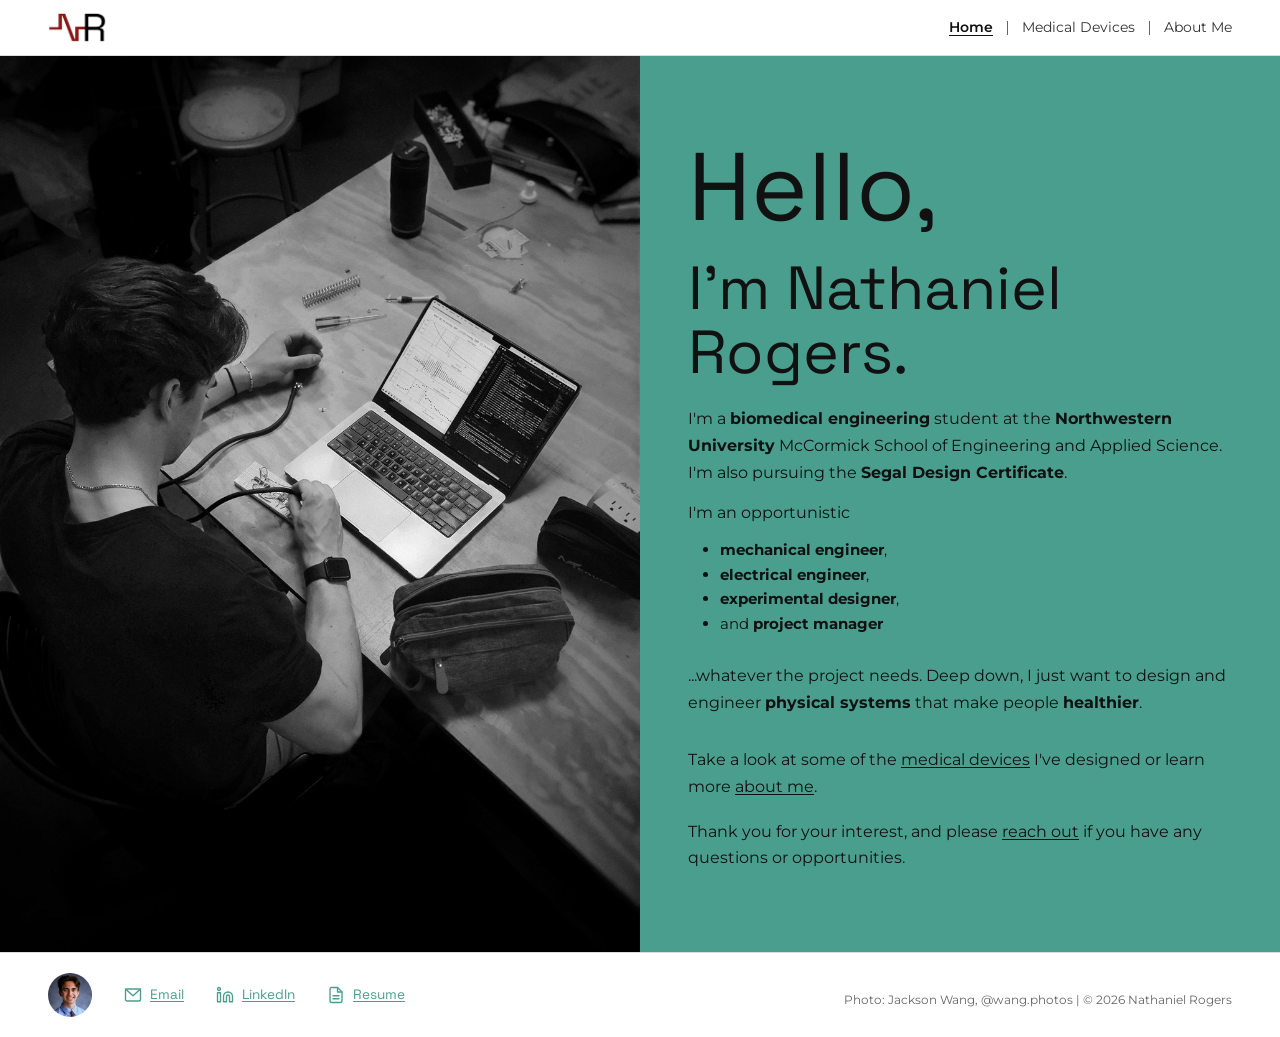
<file: index.html>
<!DOCTYPE html>
<html lang="en">
<head>
  <meta charset="UTF-8" />
  <meta name="viewport" content="width=device-width, initial-scale=1.0" />
  <title>Nathaniel Rogers — Biomedical Engineering Portfolio</title>
  <link rel="preconnect" href="https://fonts.googleapis.com">
  <link rel="preconnect" href="https://fonts.gstatic.com" crossorigin>
  <link href="https://fonts.googleapis.com/css2?family=Space+Grotesk:wght@300..700&family=Space+Mono:ital,wght@0,400;0,700;1,400;1,700&display=swap" rel="stylesheet">
  <link rel="preconnect" href="https://fonts.googleapis.com">
  <link rel="preconnect" href="https://fonts.gstatic.com" crossorigin>
  <link href="https://fonts.googleapis.com/css2?family=Montserrat:ital,wght@0,100..900;1,100..900&display=swap" rel="stylesheet">
  <link rel="stylesheet" href="css/style.css" />
  <link rel="icon" type="image/png" href="./images/icon.png">
  <meta property="og:title" content="Nathaniel Rogers Engineering Portfolio">
  <meta property="og:description" content="Medical devices product design and development">
  <meta property="og:image" content="https://natrog27.github.io/Engineering-Portfolio/images/preview.JPG">
  <meta property="og:url" content="https://natrog27.github.io/Engineering-Portfolio/">

  <meta name="twitter:card" content="summary_large_image">

  <style>
    .hero-image-col img:hover {
      cursor: url("data:image/svg+xml,%3Csvg xmlns='http://www.w3.org/2000/svg' width='48' height='48'%3E%3Ccircle cx='16' cy='16' r='10' fill='rgba(139,26,26,0.45)' /%3E%3C/svg%3E") 16 16, auto;
    }
  </style>
</head>
<body>

  <!-- ── Navigation ─────────────────────────────────────────── -->
  <nav class="site-nav">
    <div class="nav-inner">
      <a href="index.html" class="nav-logo">
        <img src="./images/logo_small.png" 
          alt="Logo"
          height="60"
          width="60"
        />
      </a>
      <ul class="nav-links">
        <li><a href="index.html" class="active">Home</a></li>
        <li><a href="medical-devices.html">Medical Devices</a></li>
        <li><a href="about.html">About Me</a></li>
      </ul>
    </div>
  </nav>

  <!-- ── Hero ───────────────────────────────────────────────── -->
  <section class="hero home-hero">
    <div class="hero-split">

      <div class="hero-image-col">
        <img
          src="./images/index/index_hero_photo.JPG" 
          alt="Photo"
          class="square"
        /> 
      </div>

      <!-- Right: intro text on teal -->
      <div class="hero-text-col">

        <h1 class="display-heading large">Hello,</h1>
        <h1 class="display-heading light">I'm Nathaniel<br>Rogers.</h1>

        <p class="home-intro-body">
          I'm a <strong>biomedical engineering</strong> student at the
          <strong>Northwestern University</strong> McCormick School of Engineering
          and Applied Science. I'm also pursuing the <strong>Segal Design Certificate</strong>.
        </p>

        <p class="home-intro-body">
          I'm an opportunistic 
        </p>
          <ul style="color: var(--black); padding-left: 2rem;">
            <li><strong>mechanical engineer</strong>,</li>
            <li><strong>electrical engineer</strong>,</li>
            <li><strong>experimental designer</strong>,</li>
            <li>and <strong>project manager</strong></li>
          </ul>
        <br>
        <p class="home-intro-body">
          ...whatever the project needs. Deep down,
          I just want to design and engineer <strong>physical systems</strong> that
          make people <strong>healthier</strong>.
        </p>

        <p class="home-cta-links">
          Take a look at some of the
          <a href="medical-devices.html">medical devices</a> I've designed or
          learn more <a href="about.html">about me</a>.
        </p>
        <p class="home-cta-links">
          Thank you for your interest, and please
          <a href="mailto:nrogers@u.northwestern.edu">reach out</a> 
          if you have any questions or opportunities.
      </div>

    </div>
  </section>

  <!-- ── Footer ─────────────────────────────────────────────── -->
  <footer class="site-footer">
    <div class="footer-inner">
      <div class="footer-photo">
        <!-- REPLACE: circular headshot photo -->
        <img
          src="./images/nathaniel_rogers_headshot_small.jpg" 
          alt="Photo"
          class="square"
          style="width:44px;height:44px;"
        />    
      </div>

      <a href="mailto:nrogers@u.northwestern.edu" class="footer-link">
        <!-- envelope icon -->
        <svg class="footer-icon" viewBox="0 0 24 24" fill="none" stroke="currentColor" stroke-width="1.8" stroke-linecap="round" stroke-linejoin="round">
          <rect x="2" y="4" width="20" height="16" rx="2"/>
          <polyline points="2,4 12,13 22,4"/>
        </svg>
        Email
      </a>

      <a href="https://www.linkedin.com/in/nathaniel-r0gers/" target="_blank" rel="noopener" class="footer-link">
        <!-- linkedin icon -->
        <svg class="footer-icon" viewBox="0 0 24 24" fill="none" stroke="currentColor" stroke-width="1.8" stroke-linecap="round" stroke-linejoin="round">
          <path d="M16 8a6 6 0 0 1 6 6v7h-4v-7a2 2 0 0 0-2-2 2 2 0 0 0-2 2v7h-4v-7a6 6 0 0 1 6-6z"/>
          <rect x="2" y="9" width="4" height="12"/>
          <circle cx="4" cy="4" r="2"/>
        </svg>
        LinkedIn
      </a>

      <a href="supporting_docs/Nathaniel_Rogers_Resume.pdf" target="_blank" rel="noopener" class="footer-link">
        <!-- document file icon -->
        <svg class="footer-icon" viewBox="0 0 24 24" fill="none" stroke="currentColor" stroke-width="1.8" stroke-linecap="round" stroke-linejoin="round">
          <path d="M14 2H6a2 2 0 0 0-2 2v16a2 2 0 0 0 2 2h12a2 2 0 0 0 2-2V8z"/>
          <polyline points="14 2 14 8 20 8"/>
          <line x1="16" y1="13" x2="8" y2="13"/>
          <line x1="16" y1="17" x2="8" y2="17"/>
        </svg>
        Resume
      </a>

      <!-- copyright notice on far right of footer -->
      <span class="footer-copyright">
        Photo: Jackson Wang, <a href="https://www.instagram.com/wang.photos/" class="about-link" target="_blank">@wang.photos</a> | &copy; 2026 Nathaniel Rogers
        <br>
      </span>

    </div>
  </footer>

  <script src="js/nav.js"></script>
</body>
</html>
</file>
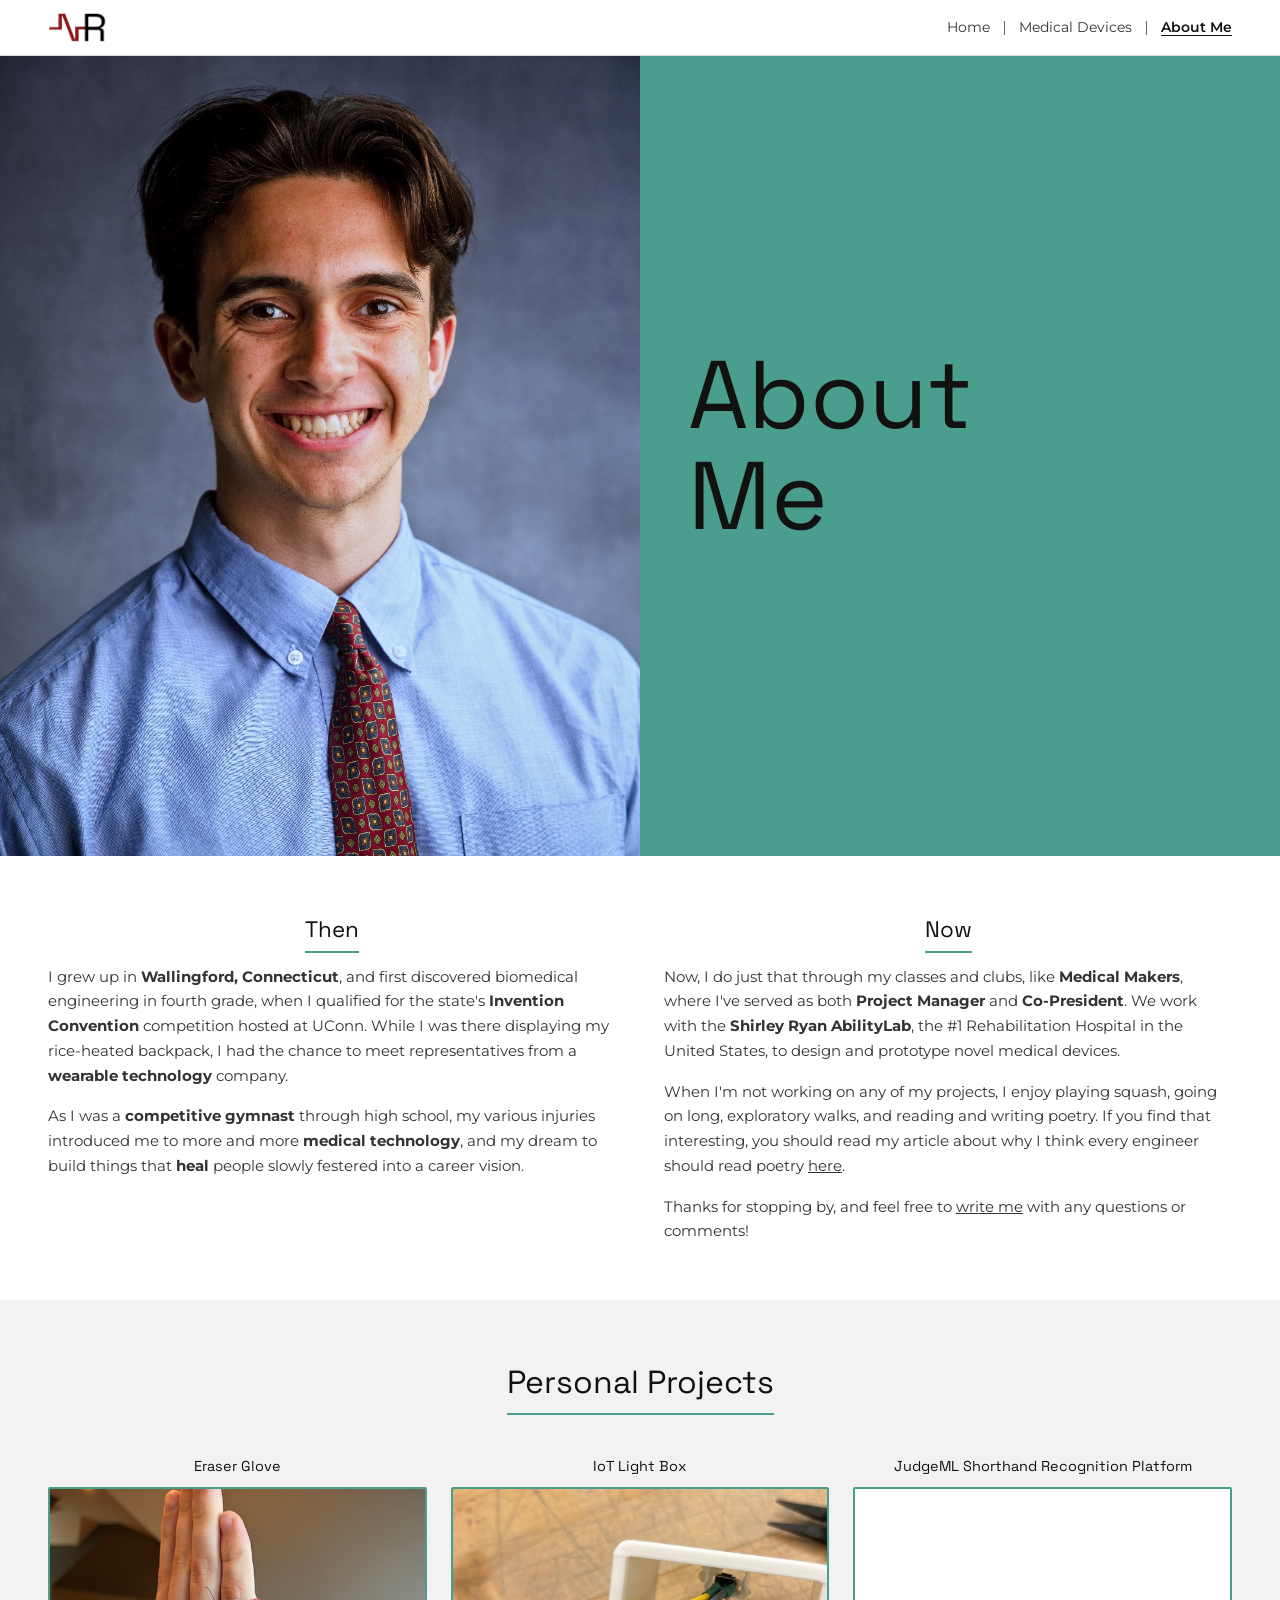
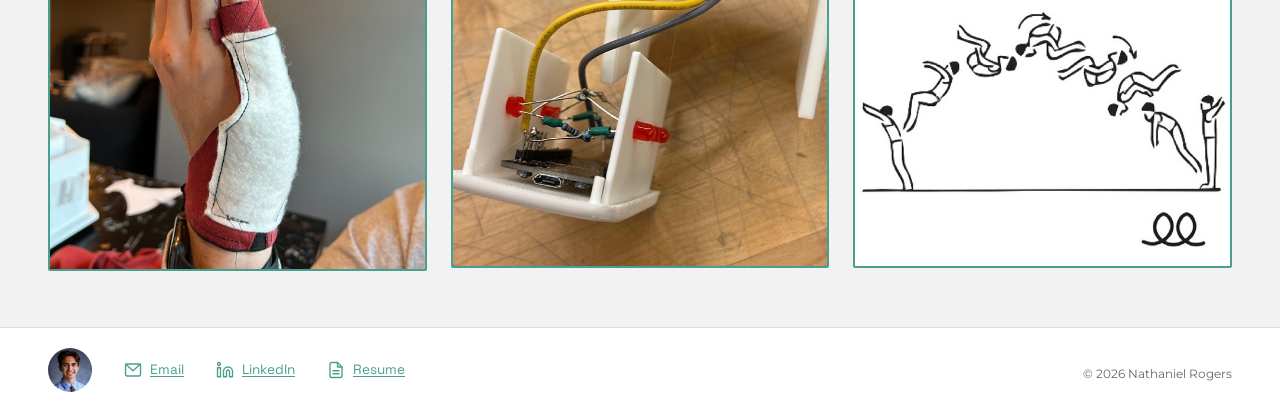
<file: about.html>
<!DOCTYPE html>
<html lang="en">
<head>
  <meta charset="UTF-8" />
  <meta name="viewport" content="width=device-width, initial-scale=1.0" />
  <title>About Me — Nathaniel Rogers</title>
  <link rel="preconnect" href="https://fonts.googleapis.com">
  <link rel="preconnect" href="https://fonts.gstatic.com" crossorigin>
  <link href="https://fonts.googleapis.com/css2?family=Space+Grotesk:wght@300..700&family=Space+Mono:ital,wght@0,400;0,700;1,400;1,700&display=swap" rel="stylesheet">
  <link rel="preconnect" href="https://fonts.googleapis.com">
  <link rel="preconnect" href="https://fonts.gstatic.com" crossorigin>
  <link href="https://fonts.googleapis.com/css2?family=Montserrat:ital,wght@0,100..900;1,100..900&display=swap" rel="stylesheet">
  <link rel="stylesheet" href="css/style.css" />
  <link rel="icon" type="image/png" href="./images/icon.png">

</head>
<body>

  <!-- ── Navigation ─────────────────────────────────────────── -->
  <nav class="site-nav">
    <div class="nav-inner">
      <a href="index.html" class="nav-logo">
                <img src="./images/logo_small.png" 
          alt="Logo"
          height="60"
          width="60"
        />
      </a>
      <ul class="nav-links">
        <li><a href="index.html">Home</a></li>
        <li><a href="medical-devices.html">Medical Devices</a></li>
        <li><a href="about.html" class="active">About Me</a></li>
      </ul>
    </div>
  </nav>

  <!-- ── Hero ───────────────────────────────────────────────── -->
  <section class="hero home-hero">
    <div class="hero-split">

      <!-- Left: anatomical illustration -->
      <div class="hero-image-col">
        <!-- REPLACE: anatomical figure (frog/musculature engraving) used as hero image -->
        <img
          src="./images/about/nathaniel_rogers_headshot_large.jpg" 
          alt="Photo"
          class="portrait"
        /> 
      </div>

      <!-- Right: "About Me" title on teal -->
      <div class="hero-text-col">
        <h1 class="display-heading large">About<br>Me</h1>
      </div>

    </div>
  </section>

  <!-- ── Bio Text ────────────────────────────────────────────── -->
  <section class="section-about fade-in">
    <div class="section-inner">
      <div class="about-body-grid">

        <!-- Left column -->
        <div>
          <h3 class="about-column-title">Then</h3>
          <div class="prose">
            <p>
              I grew up in <strong>Wallingford, Connecticut</strong>, and first discovered
              biomedical engineering in fourth grade, when I qualified for the state's
              <strong>Invention Convention</strong> competition hosted at UConn. While I was
              there displaying my rice-heated backpack, I had the chance to meet
              representatives from a <strong>wearable technology</strong> company.
            </p>
            <p>
              As I was a <strong>competitive gymnast</strong> through high school, my various
              injuries introduced me to more and more <strong>medical technology</strong>, and
              my dream to build things that <strong>heal</strong> people slowly festered into
              a career vision.
            </p>
          </div>
        </div>

        <!-- Right column -->
        <div>
          <h3 class="about-column-title">Now</h3>
          <div class="prose">
            <p>
              Now, I do just that through my classes and clubs, like
              <strong>Medical Makers</strong>, where I've served as both
              <strong>Project Manager</strong> and <strong>Co-President</strong>.
               We work with the <strong>Shirley Ryan AbilityLab</strong>, the #1
              Rehabilitation Hospital in the United States, to design and prototype novel
              medical devices.
            </p>
            <p>
              When I'm not working on any of my projects, I enjoy playing squash,
              going on long, exploratory walks, and reading and writing
              poetry. If you find that interesting, you should read my article
              about why I think every engineer should read poetry
              <a class="about-link" href="https://medium.com/@nfrogers1/why-every-engineer-should-learn-poetry-a229a36e1782" target="_blank" rel="noopener" style="text-decoration:underline;">here</a>.
            </p>
            <p>
              Thanks for stopping by, and feel free to <a href="mailto:nrogers@u.northwestern.edu" class="about-link" target="_blank" rel="noopener" style="text-decoration:underline;">write me</a> with any questions or comments!
            </p>
          </div>
        </div>

      </div>
    </div>
  </section>

  <!-- ── Personal Projects ───────────────────────────────────── -->
  <section class="section-about grey fade-in">
    <div class="section-inner">

      <div class="heading-block">
        <h2 class="section-heading">Personal Projects</h2>
      </div>

      <div class="personal-projects-grid">

        <div class="personal-project-card">
          <p class="project-card-title">Eraser Glove</p>
          <!-- REPLACE: photo of Eraser Glove (wearable glove with eraser/material on hand) -->
          <div class="teal-framed project-image-container">
            <img
              src="./images/about/eraser_glove.jpg" 
              alt="Photo"
              width: 100%;
              height: 180px;
              object-fit: cover;
            /> 
            <div class="project-overlay">
              <p>A wearable glove designed to improve ergonomics and keep hands clean when quickly erasing a chalkboard or whiteboard.</p>
            </div>
          </div>
        </div>

        <div class="personal-project-card">
          <p class="project-card-title">IoT Light Box</p>
          <!-- REPLACE: photo of Light Box (white PVC/electrical enclosure with wiring visible) -->
          <div class="teal-framed project-image-container">
            <img
              src="./images/about/light_box_iot_lamp.jpeg" 
              alt="Photo"
              width: 100%;
              height: 180px;
              object-fit: cover;
            /> 
            <div class="project-overlay">
              <p>An Internet-connected, app-controlled lamp built from scratch with an ESP32 microcontroller.</p>
            </div>
          </div>
        </div>

        <div class="personal-project-card">
          <p class="project-card-title">JudgeML Shorthand Recognition Platform</p>
          <!-- REPLACE: illustration/diagram for JudgeML (gymnastics figure line drawing shown in mockup) -->
          <div class="teal-framed project-image-container">
            <img
              src="./images/about/gymnastics_code_of_points_sketch.jpeg" 
              alt="Photo"
              width: 100%;
              height: 180px;
              object-fit: cover;
            /> 
            <div class="project-overlay">
              <p>A machine learning tool that recognizes gymnastics skills from judges' shorthand and interprets them according to international scoring standards.</p>
            </div>
          </div>
        </div>

      </div>
    </div>
  </section>

  <!-- ── Footer ─────────────────────────────────────────────── -->
  <footer class="site-footer">
    <div class="footer-inner">
      <div class="footer-photo">
        <!-- REPLACE: circular headshot photo -->
        <img
          src="./images/nathaniel_rogers_headshot_small.jpg" 
          alt="Photo"
          class="square"
          style="width:44px;height:44px;"
        />    
      </div>

      <a href="mailto:nrogers@u.northwestern.edu" class="footer-link">
        <!-- envelope icon -->
        <svg class="footer-icon" viewBox="0 0 24 24" fill="none" stroke="currentColor" stroke-width="1.8" stroke-linecap="round" stroke-linejoin="round">
          <rect x="2" y="4" width="20" height="16" rx="2"/>
          <polyline points="2,4 12,13 22,4"/>
        </svg>
        Email
      </a>

      <a href="https://www.linkedin.com/in/nathaniel-r0gers/" target="_blank" rel="noopener" class="footer-link">
        <!-- linkedin icon -->
        <svg class="footer-icon" viewBox="0 0 24 24" fill="none" stroke="currentColor" stroke-width="1.8" stroke-linecap="round" stroke-linejoin="round">
          <path d="M16 8a6 6 0 0 1 6 6v7h-4v-7a2 2 0 0 0-2-2 2 2 0 0 0-2 2v7h-4v-7a6 6 0 0 1 6-6z"/>
          <rect x="2" y="9" width="4" height="12"/>
          <circle cx="4" cy="4" r="2"/>
        </svg>
        LinkedIn
      </a>

      <a href="supporting_docs/Nathaniel_Rogers_Resume.pdf" target="_blank" rel="noopener" class="footer-link">
        <!-- document file icon -->
        <svg class="footer-icon" viewBox="0 0 24 24" fill="none" stroke="currentColor" stroke-width="1.8" stroke-linecap="round" stroke-linejoin="round">
          <path d="M14 2H6a2 2 0 0 0-2 2v16a2 2 0 0 0 2 2h12a2 2 0 0 0 2-2V8z"/>
          <polyline points="14 2 14 8 20 8"/>
          <line x1="16" y1="13" x2="8" y2="13"/>
          <line x1="16" y1="17" x2="8" y2="17"/>
        </svg>
        Resume
      </a>

      <!-- copyright notice on far right of footer -->
      <span class="footer-copyright">
        &copy; 2026 Nathaniel Rogers
      </span>

    </div>
  </footer>


  <script src="js/nav.js"></script>
  <script>
    (function(){
      function onReady(fn){
        if(document.readyState !== 'loading') fn();
        else document.addEventListener('DOMContentLoaded', fn);
      }

      onReady(function(){
        var fadeEls = document.querySelectorAll('.fade-in, .contribution');
        if(!fadeEls || fadeEls.length === 0) return;

        var io = new IntersectionObserver(function(entries){
          entries.forEach(function(entry){
            if(entry.isIntersecting){
              entry.target.classList.add('visible');
              io.unobserve(entry.target);
            }
          });
        }, { threshold: 0.12 });

        fadeEls.forEach(function(node){ io.observe(node); });
      });
    })();
  </script>
</body>
</html>
</file>
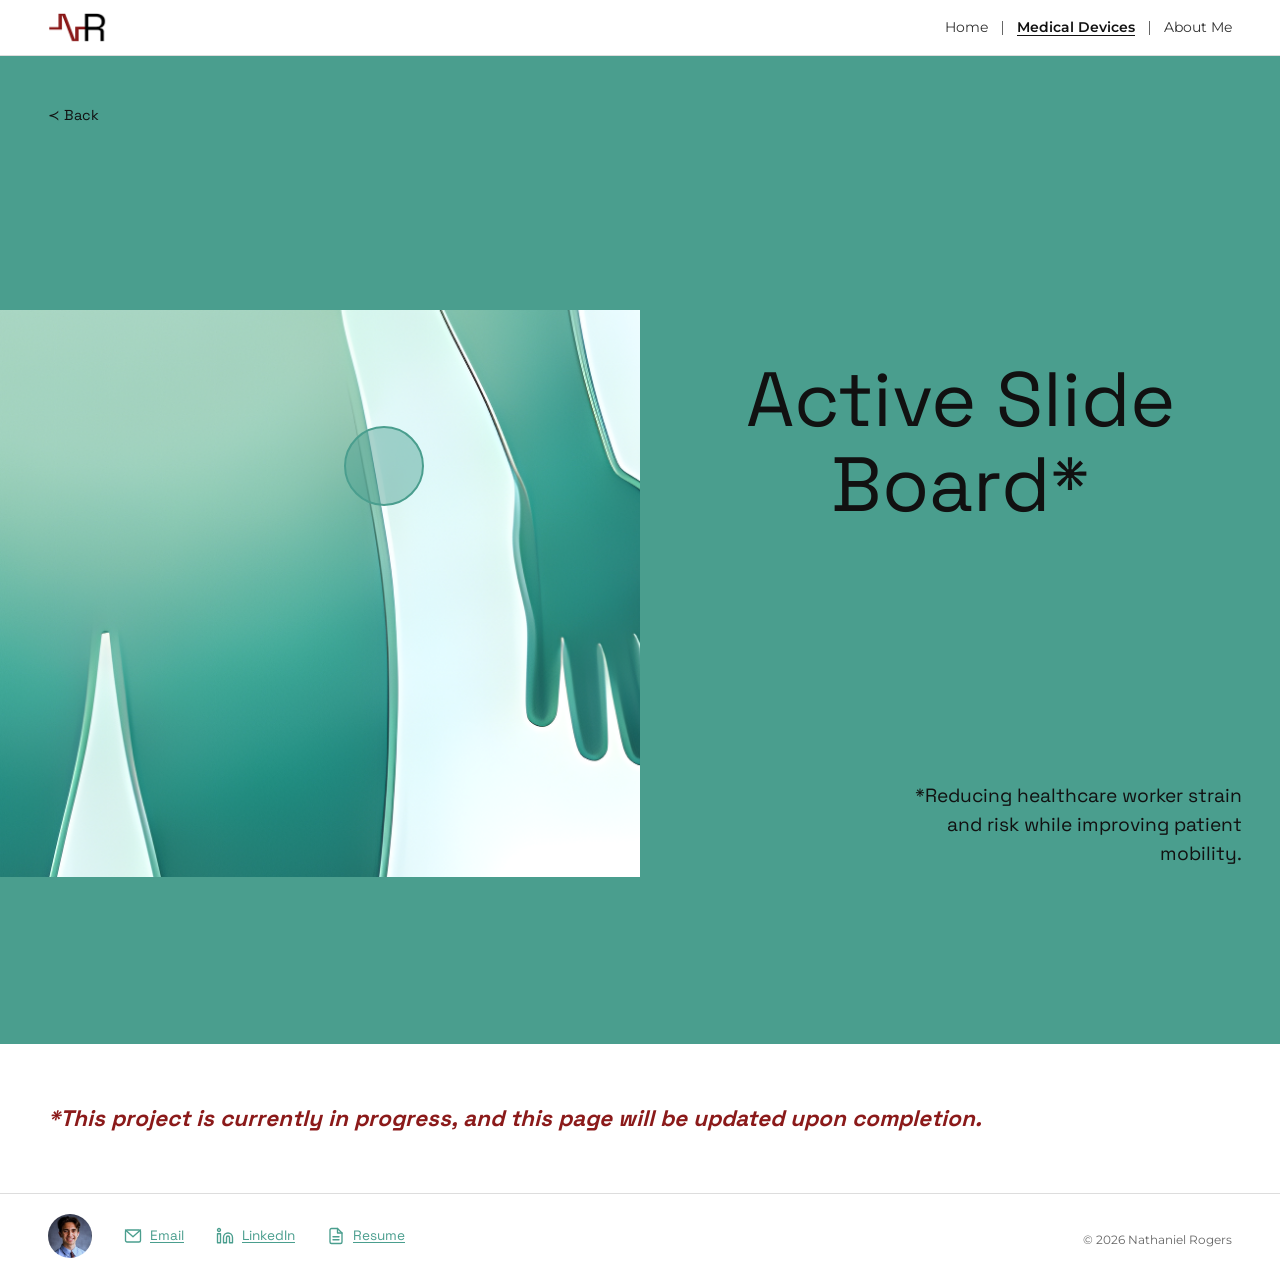
<file: active-slide-board.html>
<!DOCTYPE html>
<html lang="en">
<head>
  <meta charset="UTF-8" />
  <meta name="viewport" content="width=device-width, initial-scale=1.0" />
  <title>Slide Board — Nathaniel Rogers</title>
  <link rel="preconnect" href="https://fonts.googleapis.com">
  <link rel="preconnect" href="https://fonts.gstatic.com" crossorigin>
  <link href="https://fonts.googleapis.com/css2?family=Space+Grotesk:wght@300..700&family=Space+Mono:ital,wght@0,400;0,700;1,400;1,700&display=swap" rel="stylesheet">
  <link rel="preconnect" href="https://fonts.googleapis.com">
  <link rel="preconnect" href="https://fonts.gstatic.com" crossorigin>
  <link href="https://fonts.googleapis.com/css2?family=Montserrat:ital,wght@0,100..900;1,100..900&display=swap" rel="stylesheet">
  <link rel="stylesheet" href="css/style.css" />
  <link rel="icon" type="image/png" href="./images/icon.png">
</head>
<body>

  <!-- ── Navigation ─────────────────────────────────────────── -->
  <nav class="site-nav">
    <div class="nav-inner">
      <a href="index.html" class="nav-logo">
        <img src="./images/logo_small.png" 
          alt="Logo"
          height="60"
          width="60"
        />
      </a>
      <ul class="nav-links">
        <li><a href="index.html">Home</a></li>
        <li><a href="medical-devices.html" class="active">Medical Devices</a></li>
        <li><a href="about.html">About Me</a></li>
      </ul>
    </div>
  </nav>

  <!-- ── Back Arrow ─────────────────────────────────────────── -->
  <div style="background-color: var(--teal);">
    <a href="medical-devices.html" class="back-arrow" style="margin-bottom: 1rem;display:inline-flex;align-items:center;gap:6px;font-size:0.9rem;color:var(--black);">
      &#8826; Back
    </a>
  </div>

  <!-- ── Project Hero ───────────────────────────────────────── -->
  <section style="background: var(--teal);">
    <div class="project-hero-grid">

      <!-- Left: body region illustration -->
      <div class="project-hero-img">
        <img src="images/slide-board/slide-board_silhouette.png" alt="Slide Board Silhouette" />
        <span class="project-dot project-dot--large" style="top: 30%; left: 60%;"></span>
      </div>

      <!-- Right: title block -->
      <div class="project-hero-text">
        <div>
          <h1 class="project-title">Active Slide Board*</h1>
        </div>
        <p class="project-subtitle">
          *Reducing healthcare worker strain and risk while improving patient mobility.
        </p>
      </div>

    </div>
  </section>

  <!-- ── Story Container: Left vertical rail + content wrapper ── -->

  <div class="story-content-wrapper">
  <section class="section story-section fade-in">
    <h1 class = "disclaimer-text">*This project is currently in progress, and this page will be updated upon completion.</h1>
  </section>

    <!-- ── Footer ─────────────────────────────────────────────── -->
      </div><!-- /.story-content-wrapper -->
    </div><!-- /.story-container -->

    <!-- ── Footer ─────────────────────────────────────────────── -->
  <footer class="site-footer">
    <div class="footer-inner">
      <div class="footer-photo">
        <!-- REPLACE: circular headshot photo -->
        <img
          src="./images/nathaniel_rogers_headshot_small.jpg" 
          alt="Photo"
          class="square"
          style="width:44px;height:44px;"
        />    
      </div>

      <a href="mailto:nrogers@u.northwestern.edu" class="footer-link">
        <!-- envelope icon -->
        <svg class="footer-icon" viewBox="0 0 24 24" fill="none" stroke="currentColor" stroke-width="1.8" stroke-linecap="round" stroke-linejoin="round">
          <rect x="2" y="4" width="20" height="16" rx="2"/>
          <polyline points="2,4 12,13 22,4"/>
        </svg>
        Email
      </a>

      <a href="https://www.linkedin.com/in/nathaniel-r0gers/" target="_blank" rel="noopener" class="footer-link">
        <!-- linkedin icon -->
        <svg class="footer-icon" viewBox="0 0 24 24" fill="none" stroke="currentColor" stroke-width="1.8" stroke-linecap="round" stroke-linejoin="round">
          <path d="M16 8a6 6 0 0 1 6 6v7h-4v-7a2 2 0 0 0-2-2 2 2 0 0 0-2 2v7h-4v-7a6 6 0 0 1 6-6z"/>
          <rect x="2" y="9" width="4" height="12"/>
          <circle cx="4" cy="4" r="2"/>
        </svg>
        LinkedIn
      </a>

      <a href="supporting_docs/Nathaniel_Rogers_Resume.pdf" target="_blank" rel="noopener" class="footer-link">
        <!-- document file icon -->
        <svg class="footer-icon" viewBox="0 0 24 24" fill="none" stroke="currentColor" stroke-width="1.8" stroke-linecap="round" stroke-linejoin="round">
          <path d="M14 2H6a2 2 0 0 0-2 2v16a2 2 0 0 0 2 2h12a2 2 0 0 0 2-2V8z"/>
          <polyline points="14 2 14 8 20 8"/>
          <line x1="16" y1="13" x2="8" y2="13"/>
          <line x1="16" y1="17" x2="8" y2="17"/>
        </svg>
        Resume
      </a>

      <!-- copyright notice on far right of footer -->
      <span class="footer-copyright">
        &copy; 2026 Nathaniel Rogers
      </span>

    </div>
  </footer>


  <script src="js/nav.js"></script>
  <script>
    (function(){
      function onReady(fn){
        if(document.readyState !== 'loading') fn();
        else document.addEventListener('DOMContentLoaded', fn);
      }

      onReady(function(){
        var fadeEls = document.querySelectorAll('.fade-in, .contribution');
        if(!fadeEls || fadeEls.length === 0) return;

        var io = new IntersectionObserver(function(entries){
          entries.forEach(function(entry){
            if(entry.isIntersecting){
              entry.target.classList.add('visible');
              io.unobserve(entry.target);
            }
          });
        }, { threshold: 0.12 });

        fadeEls.forEach(function(node){ io.observe(node); });
      });
    })();
  </script>
</body>
</html>
</file>
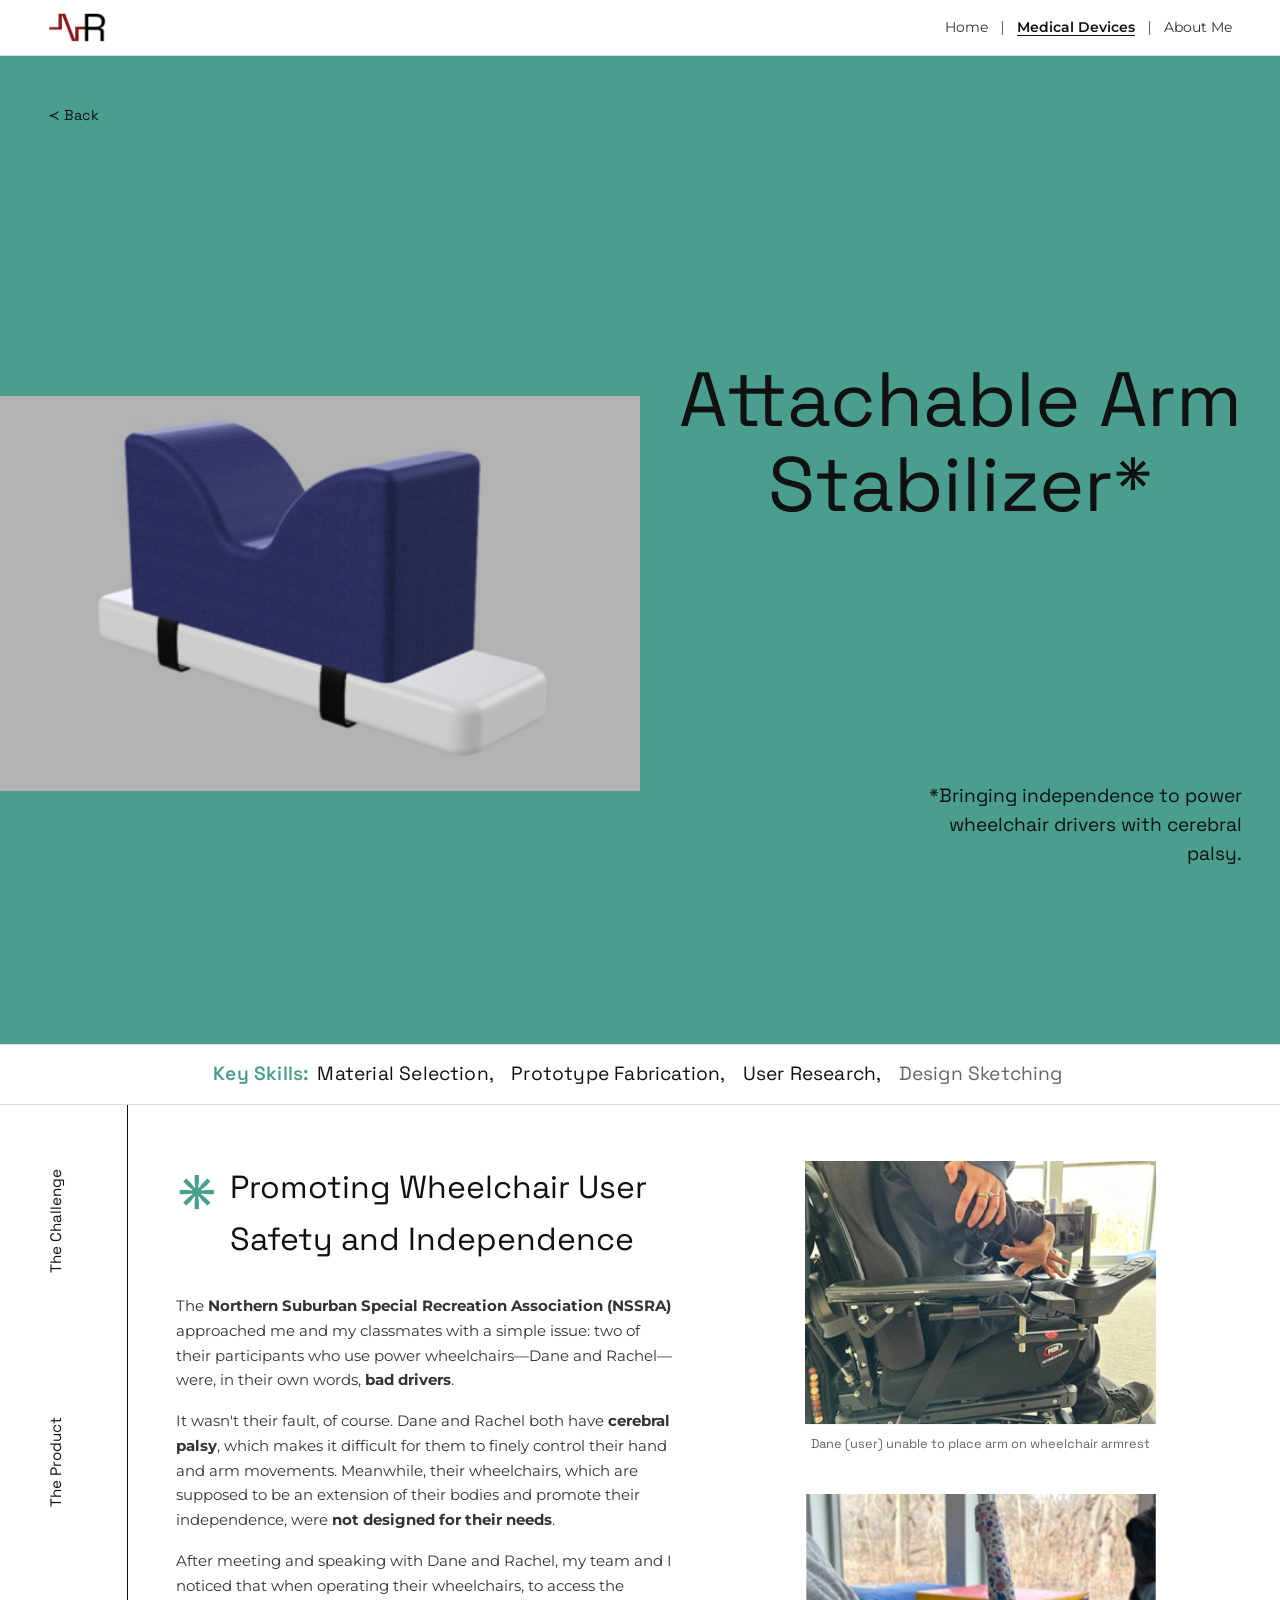
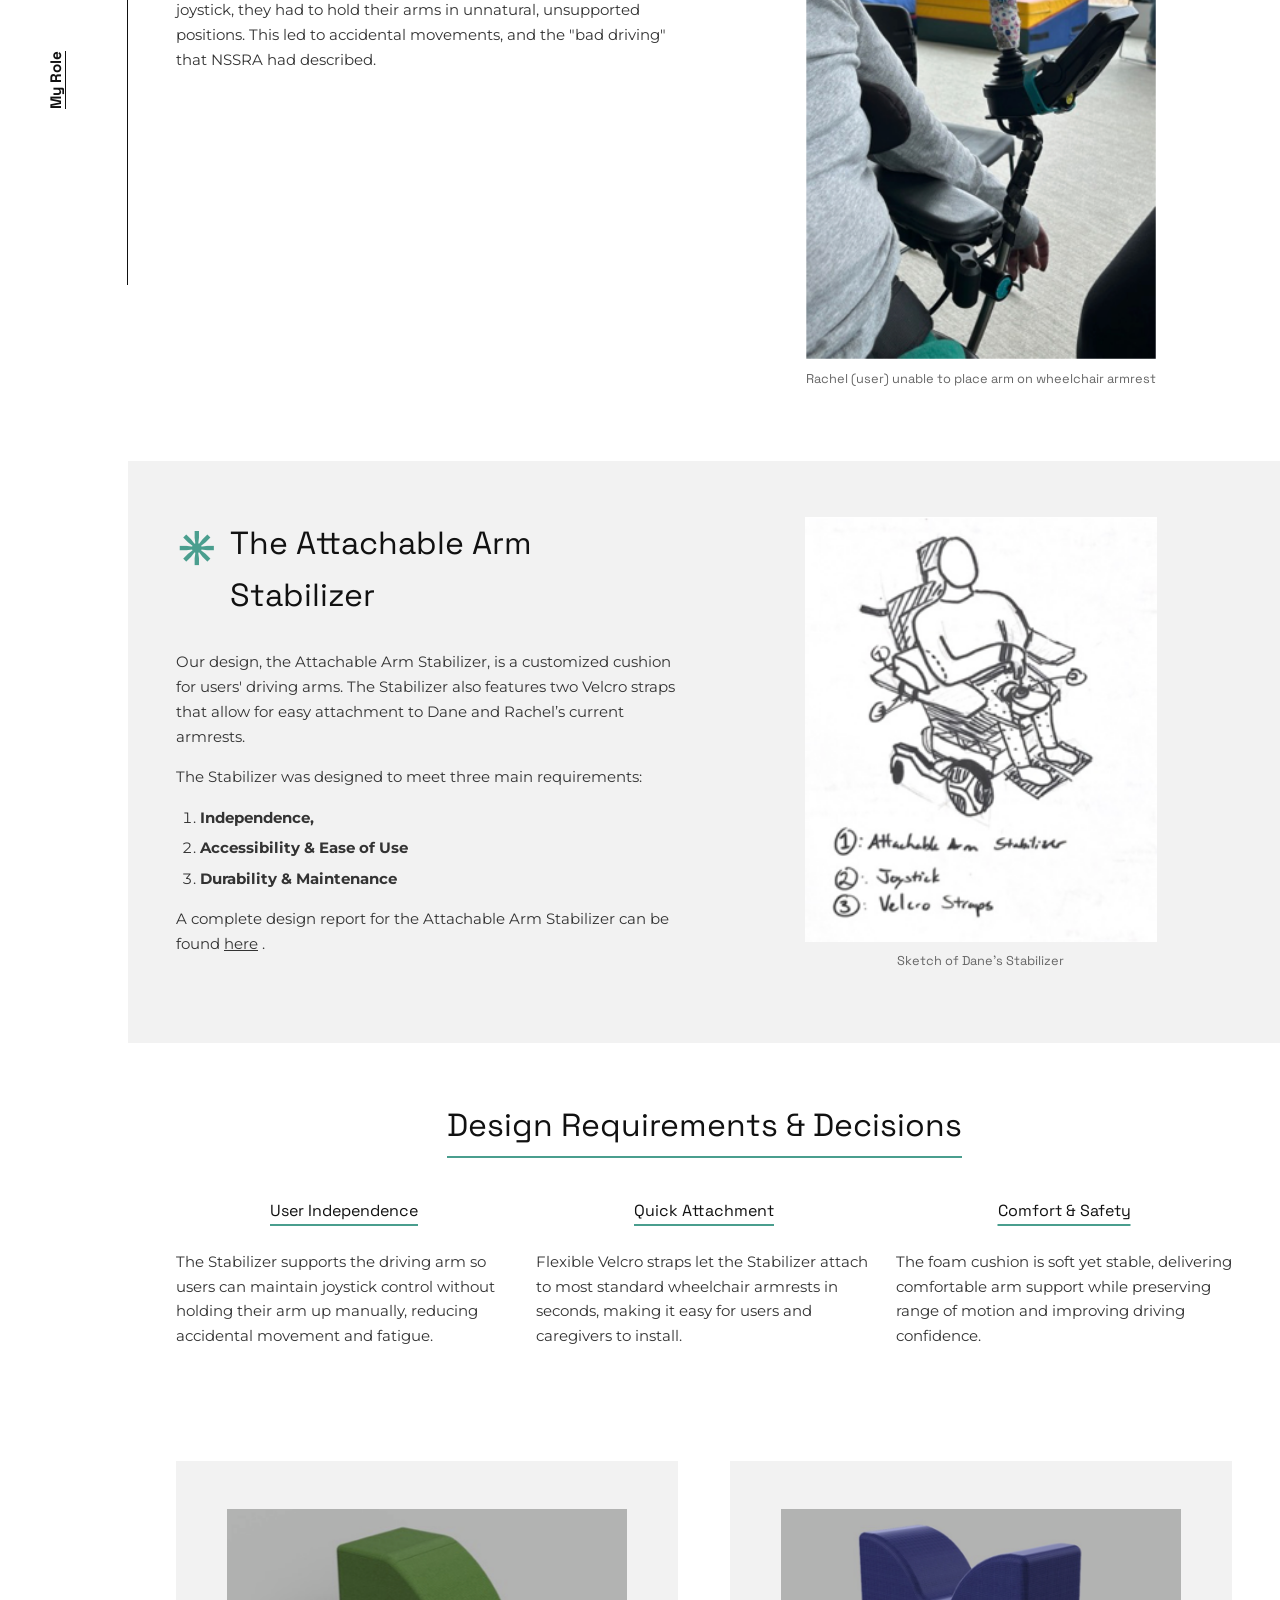
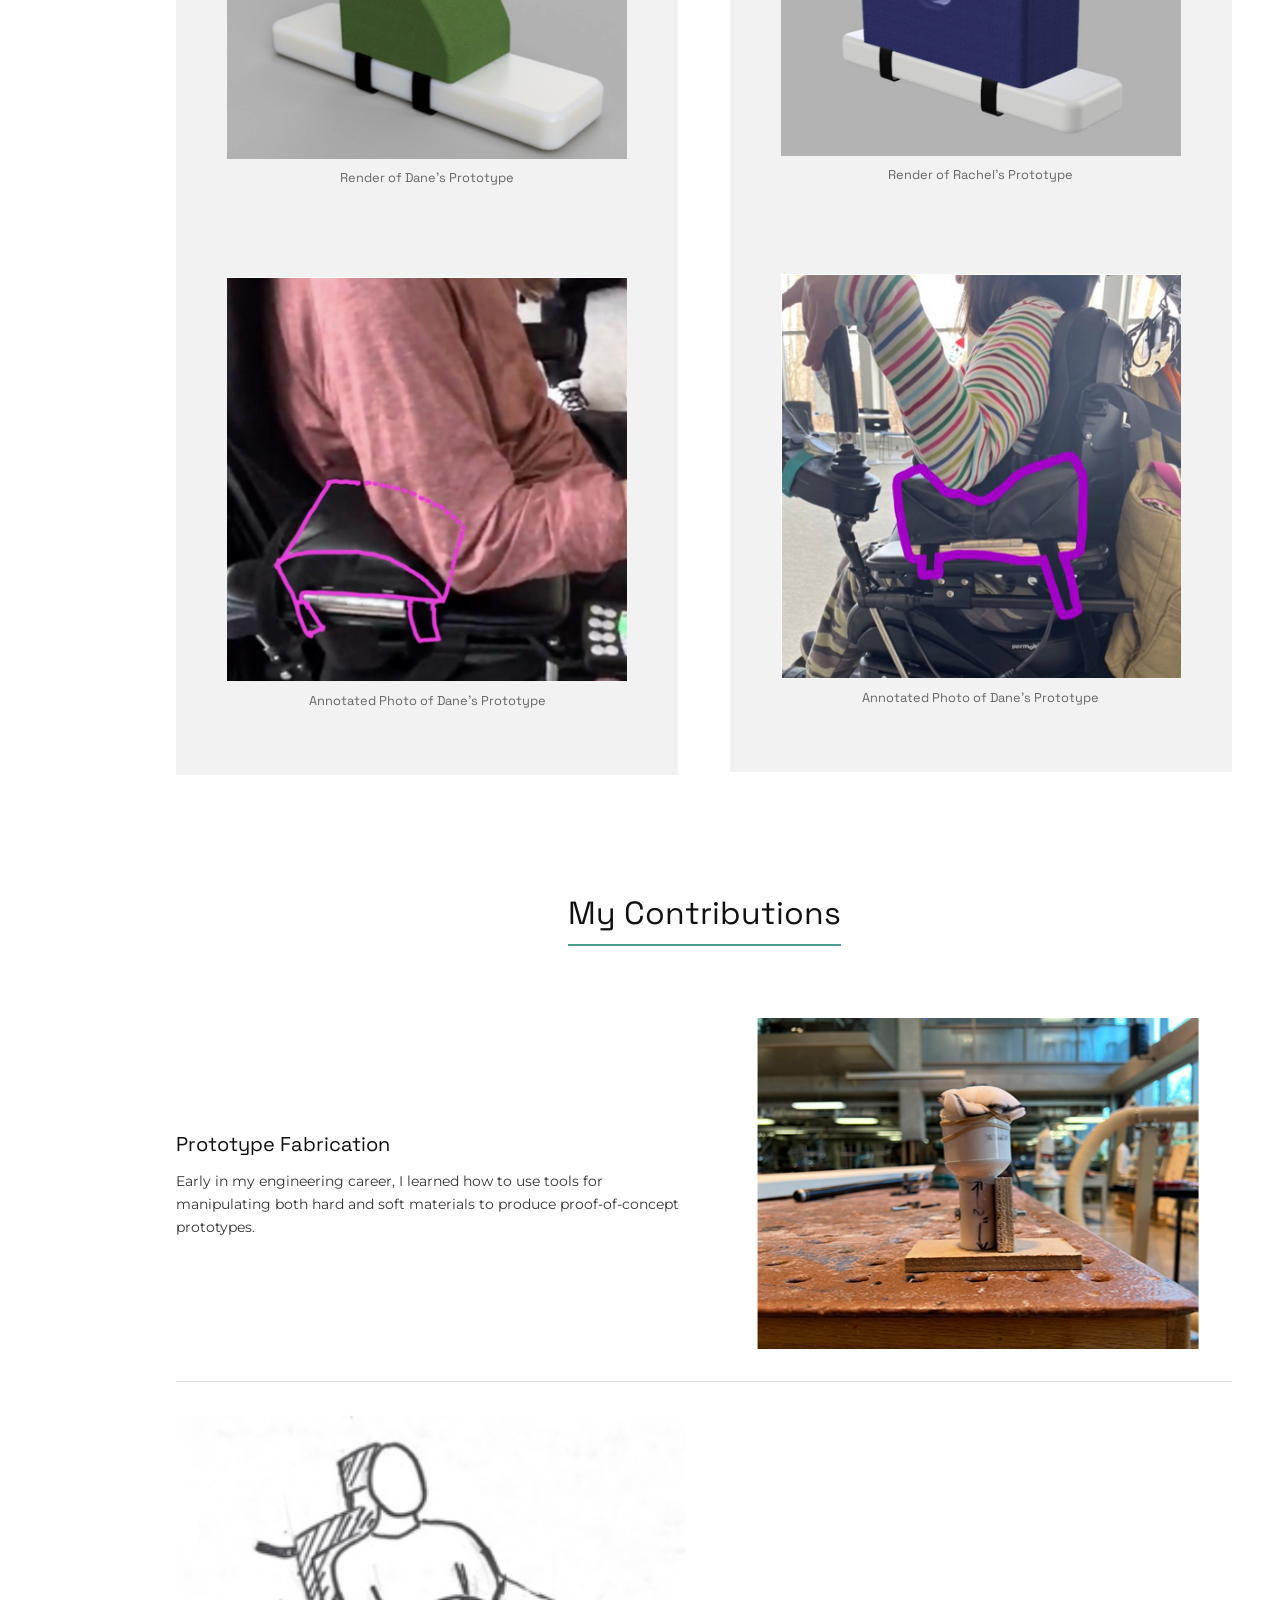
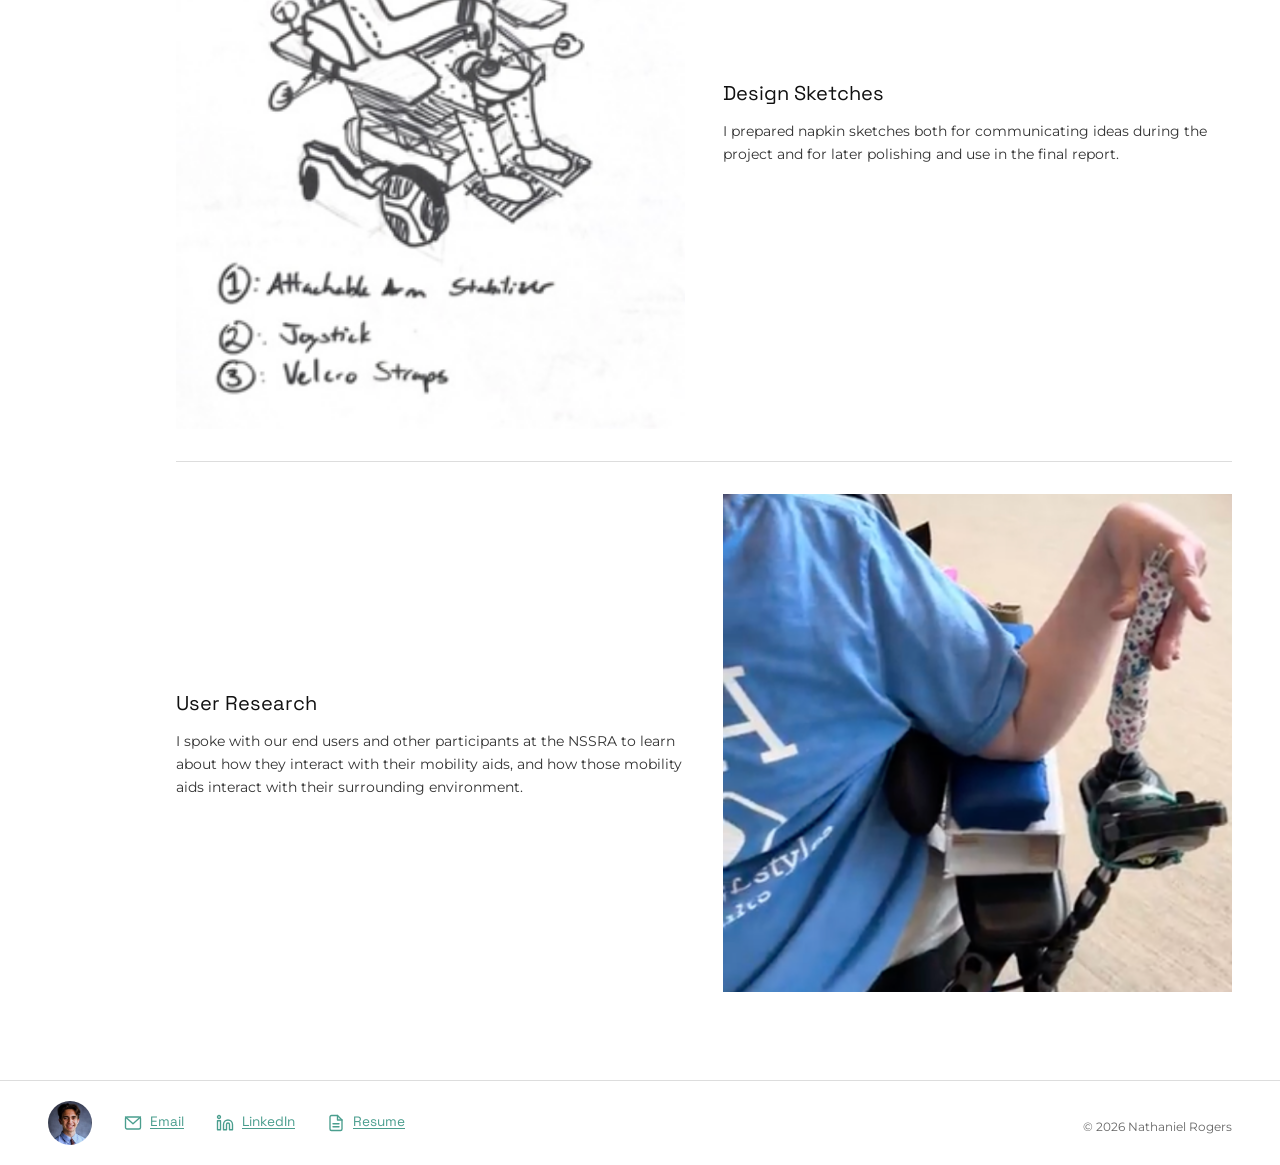
<file: arm-stabilizer.html>
<!DOCTYPE html>
<html lang="en">
<head>
  <meta charset="UTF-8" />
  <meta name="viewport" content="width=device-width, initial-scale=1.0" />
  <title>Arm Stabilizer — Nathaniel Rogers</title>
  <link rel="preconnect" href="https://fonts.googleapis.com">
  <link rel="preconnect" href="https://fonts.gstatic.com" crossorigin>
  <link href="https://fonts.googleapis.com/css2?family=Space+Grotesk:wght@300..700&family=Space+Mono:ital,wght@0,400;0,700;1,400;1,700&display=swap" rel="stylesheet">
  <link rel="preconnect" href="https://fonts.googleapis.com">
  <link rel="preconnect" href="https://fonts.gstatic.com" crossorigin>
  <link href="https://fonts.googleapis.com/css2?family=Montserrat:ital,wght@0,100..900;1,100..900&display=swap" rel="stylesheet">
  <link rel="stylesheet" href="css/style.css" />
  <link rel="stylesheet" href="css/style.css" />
  <link rel="icon" type="image/png" href="./images/icon.png">
</head>
<body>

  <!-- ── Navigation ─────────────────────────────────────────── -->
  <nav class="site-nav">
    <div class="nav-inner">
      <a href="index.html" class="nav-logo">
        <img src="./images/logo_small.png" 
          alt="Logo"
          height="60"
          width="60"
        />
      </a>
      <ul class="nav-links">
        <li><a href="index.html">Home</a></li>
        <li><a href="medical-devices.html" class="active">Medical Devices</a></li>
        <li><a href="about.html">About Me</a></li>
      </ul>
    </div>
  </nav>

  <!-- ── Back Arrow ─────────────────────────────────────────── -->
  <div style="background-color: var(--teal);">
    <a href="medical-devices.html" class="back-arrow" style="margin-bottom: 1rem;display:inline-flex;align-items:center;gap:6px;font-size:0.9rem;color:var(--black);">
      &#8826; Back
    </a>
  </div>

  <!-- ── Project Hero ───────────────────────────────────────── -->
  <section style="background: var(--teal);">
    <div class="project-hero-grid">

      <!-- Left: body region illustration -->
      <div class="project-hero-img">
        <!-- <img src="./images/arm-stabilizer/arm-stabilizer_silhouette.png" alt="Arm Stabilizer Silhouette" />
        <span class="project-dot project-dot--large" style="top: 35%; left: 65%;"></span> -->
        <img src="./images/arm-stabilizer/arm-stabilizer_render_rachel.png" alt="Render of Rachel's Arm Stabilizer Prototype">

      </div>

      <!-- Right: title block -->
      <div class="project-hero-text">
        <div>
          <h1 class="project-title">Attachable Arm Stabilizer*</h1>
        </div>
        <p class="project-subtitle">
          *Bringing independence to power wheelchair drivers with cerebral palsy.
        </p>
      </div>

    </div>
  </section>

  <!-- ── Skill Tags Bar ─────────────────────────────────────── -->
  <div class="skill-bar fade-in">
    <div class="skill-bar-inner">
      <span class="skill-bar-label">Key Skills:</span>
      <span class="skill-tag skill-tag--black">Material Selection</span>
      <span class="skill-tag skill-tag--black">Prototype Fabrication</span>
      <span class="skill-tag skill-tag--black">User Research</span>
      <span class="skill-tag skill-tag--grey">Design Sketching</span>
    </div>
  </div>

  <!-- ── Story Container: Left vertical rail + content wrapper ── -->
  <div class="story-container">
    <nav class="vertical-rail" aria-label="Section navigation">
      <a href="#" class="rail-link" data-target="challenge">The Challenge</a>
      <a href="#" class="rail-link" data-target="product">The Product</a>
      <a href="#" class="rail-link" data-target="role">My Role</a>
    </nav>

    <div class="story-content-wrapper">

  <!-- ════════════════════════════════════════════════════════
    SECTION 1: The Problem
    ════════════════════════════════════════════════════════ -->
  <section id="challenge" class="section story-section">
    <span>
      <!-- STICKY VERTICAL NAV BAR -->
    </span>
    <span><div class="section-inner">
      <div class="two-col">

        <!-- Left: text -->
        <div>
          <div class="section-marker">
            <span class="asterisk">*</span>
            <h2 class="section-heading">Promoting Wheelchair User Safety and Independence</h2>
          </div>

          <div class="prose">
            <p>
              The <strong>Northern Suburban Special Recreation Association (NSSRA)</strong>
              approached me and my classmates with a simple issue: two of their participants
              who use power wheelchairs—Dane and Rachel—were, in their own words, <strong>bad drivers</strong>. 
            </p>
            <p>
              It wasn't their fault, of course. Dane and Rachel both have <strong>cerebral 
              palsy</strong>, which makes it difficult for them to finely control their hand
              and arm movements. Meanwhile, their wheelchairs, which are supposed to be
              an extension of their bodies and promote their independence, were <strong>not 
              designed for their needs</strong>.
            </p>
            <p>
              After meeting and speaking with Dane and Rachel, my team and I noticed that 
              when operating their wheelchairs, to access the joystick, they had to
              hold their arms in unnatural, unsupported positions. This led to accidental
              movements, and the "bad driving" that NSSRA had described.
            </p>
          </div>
        </div>

        <!-- Right: images -->
        <div style="display:flex; flex-direction:column; gap:1.5rem;">
          <div class="project-image">
            <!-- REPLACE: photo of 3 mL ENFit syringe with worn markings -->
            <img src="./images/arm-stabilizer/arm-stabilizer_user_photo_1.png" style ="width:clamp(200px, 70%, 400px);" alt="3 mL ENFit syringe with worn markings">
            <p class="caption">Dane (user) unable to place arm on wheelchair armrest</p>
          </div>
          <div class="project-image">
            <img src="./images/arm-stabilizer/arm-stabilizer_user_photo_2.png" style ="width:clamp(200px, 70%, 400px);" alt="Parent-caregiver's disorganized kitchen 'pharmacy' drawer">
            <p class="caption">Rachel (user) unable to place arm on wheelchair armrest</p>
          </div>
        </div>

      </div>
    </div>
    </span>
  </section>

    <!-- ════════════════════════════════════════════════════════
      SECTION 2: The Solution
      ════════════════════════════════════════════════════════ -->
    <section id="product" class="section grey story-section">
    <div class="section-inner">
      <div class="two-col">
        <!-- Left: text -->
        <div>
          <div class="section-marker">
            <span class="asterisk">*</span>
            <h2 class="section-heading">The Attachable Arm Stabilizer</h2>
          </div>

          <div class="prose">
            <p>
              Our design, the Attachable Arm Stabilizer, is a customized 
              cushion for users' driving arms. The Stabilizer also features 
              two Velcro straps that allow for easy attachment to Dane and Rachel’s 
              current armrests.
            </p>
            <p>
              The Stabilizer was designed to meet three main 
              requirements:
            </p>
            <ol>
              <li><strong>Independence, </strong></li>
              <li><strong>Accessibility & Ease of Use </strong></li>
              <li> <strong>Durability & Maintenance</strong></li>
            </ol>
            <p>
              A complete design report for the Attachable Arm Stabilizer
              can be found <a class="about-link" href="supporting_docs/Report_Attachable_Arm_Stabilizer.pdf" target="_blank" style="text-decoration: underline;">here</a> .
            </p>
          </div>
        </div>

        <!-- Right: images -->
        <div style="display:flex; flex-direction:column; gap:1.5rem;">
          <div class="project-image">
            <!-- REPLACE: photo of 3 mL ENFit syringe with worn markings -->
            <img src="./images/arm-stabilizer/arm-stabilizer_sketch_1.png" style ="width:clamp(200px, 70%, 400px);" alt="3 mL ENFit syringe with worn markings">
            <p class="caption">Sketch of Dane’s Stabilizer</p>
          </div>
        </div>

      </div>
    </div>
    </section>
    <section class="section white fade-in">
      <!-- Features grid -->
      <div class="heading-block">
        <h2 class="section-heading">Design Requirements & Decisions</h2>
      </div>

      <div class="three-col">
        <div class="feature-card">
          <h4 style="text-decoration: underline 2px var(--teal); text-underline-offset: 8px; align-self: center;">User Independence</h4>
          <p style="padding-top: 1rem;">
            The Stabilizer supports the driving arm so users can maintain 
            joystick control without holding their arm up manually, reducing 
            accidental movement and fatigue.
          </p>
        </div>
        <div class="feature-card">
          <h4 style="text-decoration: underline 2px var(--teal); text-underline-offset: 8px; align-self: center;">Quick Attachment</h4>
          <p style="padding-top: 1rem;">
            Flexible Velcro straps let the Stabilizer attach to most standard 
            wheelchair armrests in seconds, making it easy for users and 
            caregivers to install.
          </p>
        </div>
        <div class="feature-card">
          <h4 style="text-decoration: underline 2px var(--teal); text-underline-offset: 8px; align-self: center;">Comfort &amp; Safety</h4>
          <p style="padding-top: 1rem;">
            The foam cushion is soft yet stable, delivering comfortable arm 
            support while preserving range of motion and improving driving 
            confidence.
          </p>
        </div>
      </div>

    </section>
    <section class="section story-section fade-in">
      <div class="two-col">
        <!-- Left: image 1 -->
        <div style="display:flex; flex-direction:column; gap:1.5rem; background-color: var(--grey-light)">
          <div class="project-image" style="padding-top: 3rem">
            <!-- REPLACE: photo of 3 mL ENFit syringe with worn markings -->
            <img src="./images/arm-stabilizer/arm-stabilizer_render_dane.png" style ="width:clamp(200px, 80%, 400px);" alt="3 mL ENFit syringe with worn markings">
            <p class="caption">Render of Dane's Prototype</p>
          </div>
          <br>
          <div class="project-image" style="padding-bottom: 3rem;">
            <img src="./images/arm-stabilizer/arm-stabilizer_dane_prototype.png" style ="width:clamp(200px, 80%, 400px);" alt="3 mL ENFit syringe with worn markings">
            <p class="caption">Annotated Photo of Dane's Prototype</p>
          </div>
        </div>

        <!-- Right: image 2 -->
        <div style="display:flex; flex-direction:column; gap:1.5rem; background-color: var(--grey-light);">
          <div class="project-image" style="padding-top: 3rem;">
            <!-- REPLACE: photo of 3 mL ENFit syringe with worn markings -->
            <img src="./images/arm-stabilizer/arm-stabilizer_render_rachel.png" style ="width:clamp(200px, 80%, 400px); " alt="3 mL ENFit syringe with worn markings">
            <p class="caption">Render of Rachel's Prototype</p>
          </div>
          <br>
          <div class="project-image" style="padding-bottom: 3rem;">
            <!-- REPLACE: photo of 3 mL ENFit syringe with worn markings -->
            <img src="./images/arm-stabilizer/arm-stabilizer_rachel_prototype.png" style ="width:clamp(200px, 80%, 400px); " alt="3 mL ENFit syringe with worn markings">
            <p class="caption">Annotated Photo of Dane's Prototype</p>
          </div>
        </div>

      </div>
    </section>

    <!-- ════════════════════════════════════════════════════════
      SECTION 3: My Contributions
      ════════════════════════════════════════════════════════ -->
    <section id="role" class="section story-section">
    <div class="section-inner">

      <div class="heading-block">
        <h2 class="section-heading">My Contributions</h2>
      </div>

      <!-- Contribution 1 -->
      <div class="contribution">
        <div class="contribution-text">
          <h3>Prototype Fabrication</h3>
          <p>
            Early in my engineering career, I learned how to use tools
            for manipulating both hard and soft materials to produce
            proof-of-concept prototypes.
          </p>
        </div>
        <div>
          <!-- REPLACE: photo or render of ENdose final prototype -->
          <img src="./images/arm-stabilizer/arm-stabilizer_rapid_prototype.png" style="height:100%; width:auto;" alt="Final ENdose prototype (render)">
        </div>
      </div>

      <!-- Contribution 2 (flipped) -->
      <div class="contribution flip">
        <div class="contribution-text">
          <h3>Design Sketches</h3>
          <p>
            I prepared napkin sketches both for communicating ideas during
            the project and for later polishing and use in the final report.
          </p>
        </div>
        <div>
          <!-- REPLACE: dark-background CAD render (e.g., green tinted OnShape view) -->
          <img src="./images/arm-stabilizer/arm-stabilizer_sketch_1.png" style="width:100%; height:auto;" alt="Dark-background CAD render (e.g., green tinted OnShape view)">
        </div>
      </div>

      <!-- Contribution 3 -->
      <div class="contribution">
        <div class="contribution-text">
          <h3>User Research</h3>
          <p>
            I spoke with our end users and other participants at
            the NSSRA to learn about how they interact with their 
            mobility aids, and how those mobility aids interact with
            their surrounding environment.
          </p>
        </div>
        <div>
          <img src="./images/arm-stabilizer/arm-stabilizer_user_research.png" style="width:100%; height:auto;" alt="Photo of user testing prototype">
        </div>
      </div>
    </div>
  </section>

    <!-- ── Footer ─────────────────────────────────────────────── -->
      </div><!-- /.story-content-wrapper -->
    </div><!-- /.story-container -->

    <!-- ── Footer ─────────────────────────────────────────────── -->
  <footer class="site-footer">
    <div class="footer-inner">
      <div class="footer-photo">
        <!-- REPLACE: circular headshot photo -->
        <img
          src="./images/nathaniel_rogers_headshot_small.jpg" 
          alt="Photo"
          class="square"
          style="width:44px;height:44px;"
        />    
      </div>

      <a href="mailto:nrogers@u.northwestern.edu" class="footer-link">
        <!-- envelope icon -->
        <svg class="footer-icon" viewBox="0 0 24 24" fill="none" stroke="currentColor" stroke-width="1.8" stroke-linecap="round" stroke-linejoin="round">
          <rect x="2" y="4" width="20" height="16" rx="2"/>
          <polyline points="2,4 12,13 22,4"/>
        </svg>
        Email
      </a>

      <a href="https://www.linkedin.com/in/nathaniel-r0gers/" target="_blank" rel="noopener" class="footer-link">
        <!-- linkedin icon -->
        <svg class="footer-icon" viewBox="0 0 24 24" fill="none" stroke="currentColor" stroke-width="1.8" stroke-linecap="round" stroke-linejoin="round">
          <path d="M16 8a6 6 0 0 1 6 6v7h-4v-7a2 2 0 0 0-2-2 2 2 0 0 0-2 2v7h-4v-7a6 6 0 0 1 6-6z"/>
          <rect x="2" y="9" width="4" height="12"/>
          <circle cx="4" cy="4" r="2"/>
        </svg>
        LinkedIn
      </a>

      <a href="supporting_docs/Nathaniel_Rogers_Resume.pdf" target="_blank" rel="noopener" class="footer-link">
        <!-- document file icon -->
        <svg class="footer-icon" viewBox="0 0 24 24" fill="none" stroke="currentColor" stroke-width="1.8" stroke-linecap="round" stroke-linejoin="round">
          <path d="M14 2H6a2 2 0 0 0-2 2v16a2 2 0 0 0 2 2h12a2 2 0 0 0 2-2V8z"/>
          <polyline points="14 2 14 8 20 8"/>
          <line x1="16" y1="13" x2="8" y2="13"/>
          <line x1="16" y1="17" x2="8" y2="17"/>
        </svg>
        Resume
      </a>

      <!-- copyright notice on far right of footer -->
      <span class="footer-copyright">
        &copy; 2026 Nathaniel Rogers
      </span>

    </div>
  </footer>


  <script src="js/nav.js"></script>
  <script>
    (function(){
      function onReady(fn){
        if(document.readyState !== 'loading') fn();
        else document.addEventListener('DOMContentLoaded', fn);
      }

      onReady(function(){
        var fadeEls = document.querySelectorAll('.fade-in, .contribution');
        if(!fadeEls || fadeEls.length === 0) return;

        var io = new IntersectionObserver(function(entries){
          entries.forEach(function(entry){
            if(entry.isIntersecting){
              entry.target.classList.add('visible');
              io.unobserve(entry.target);
            }
          });
        }, { threshold: 0.12 });

        fadeEls.forEach(function(node){ io.observe(node); });
      });
    })();
  </script>
</body>
</html>
</file>
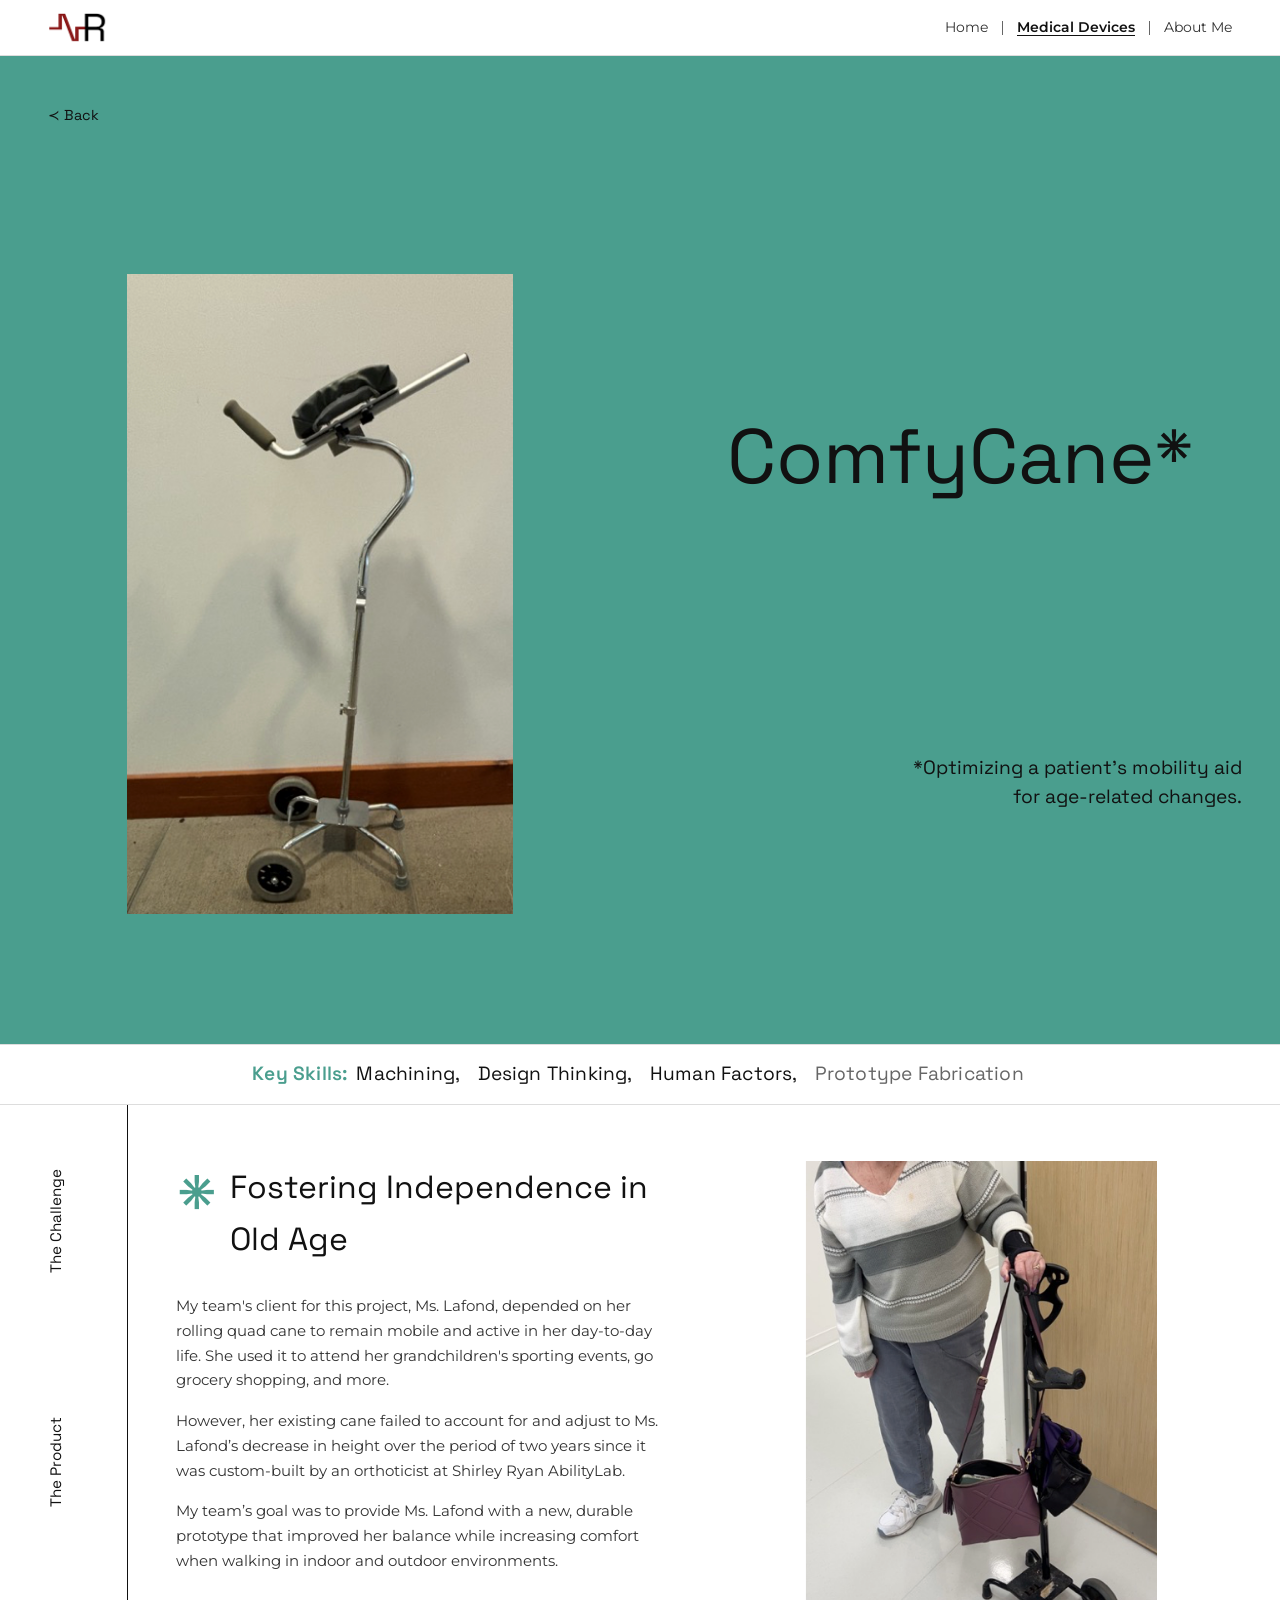
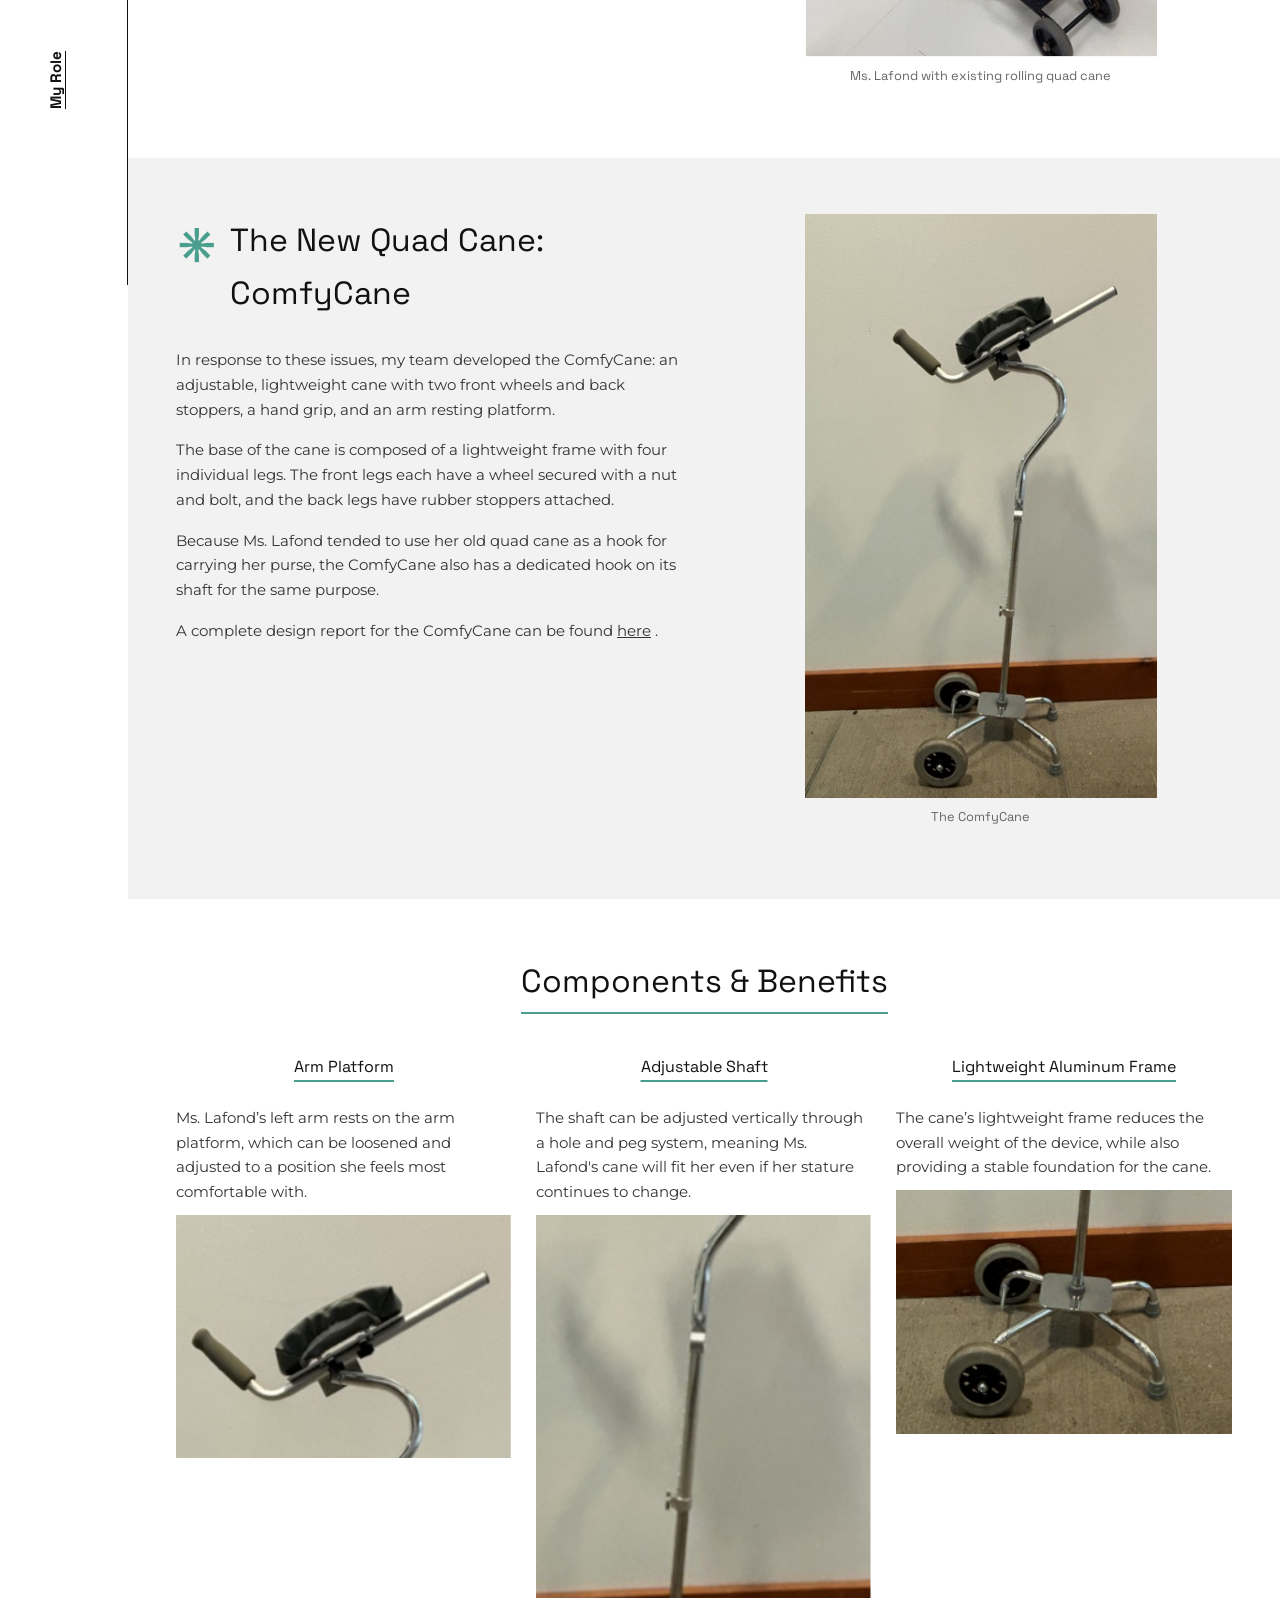
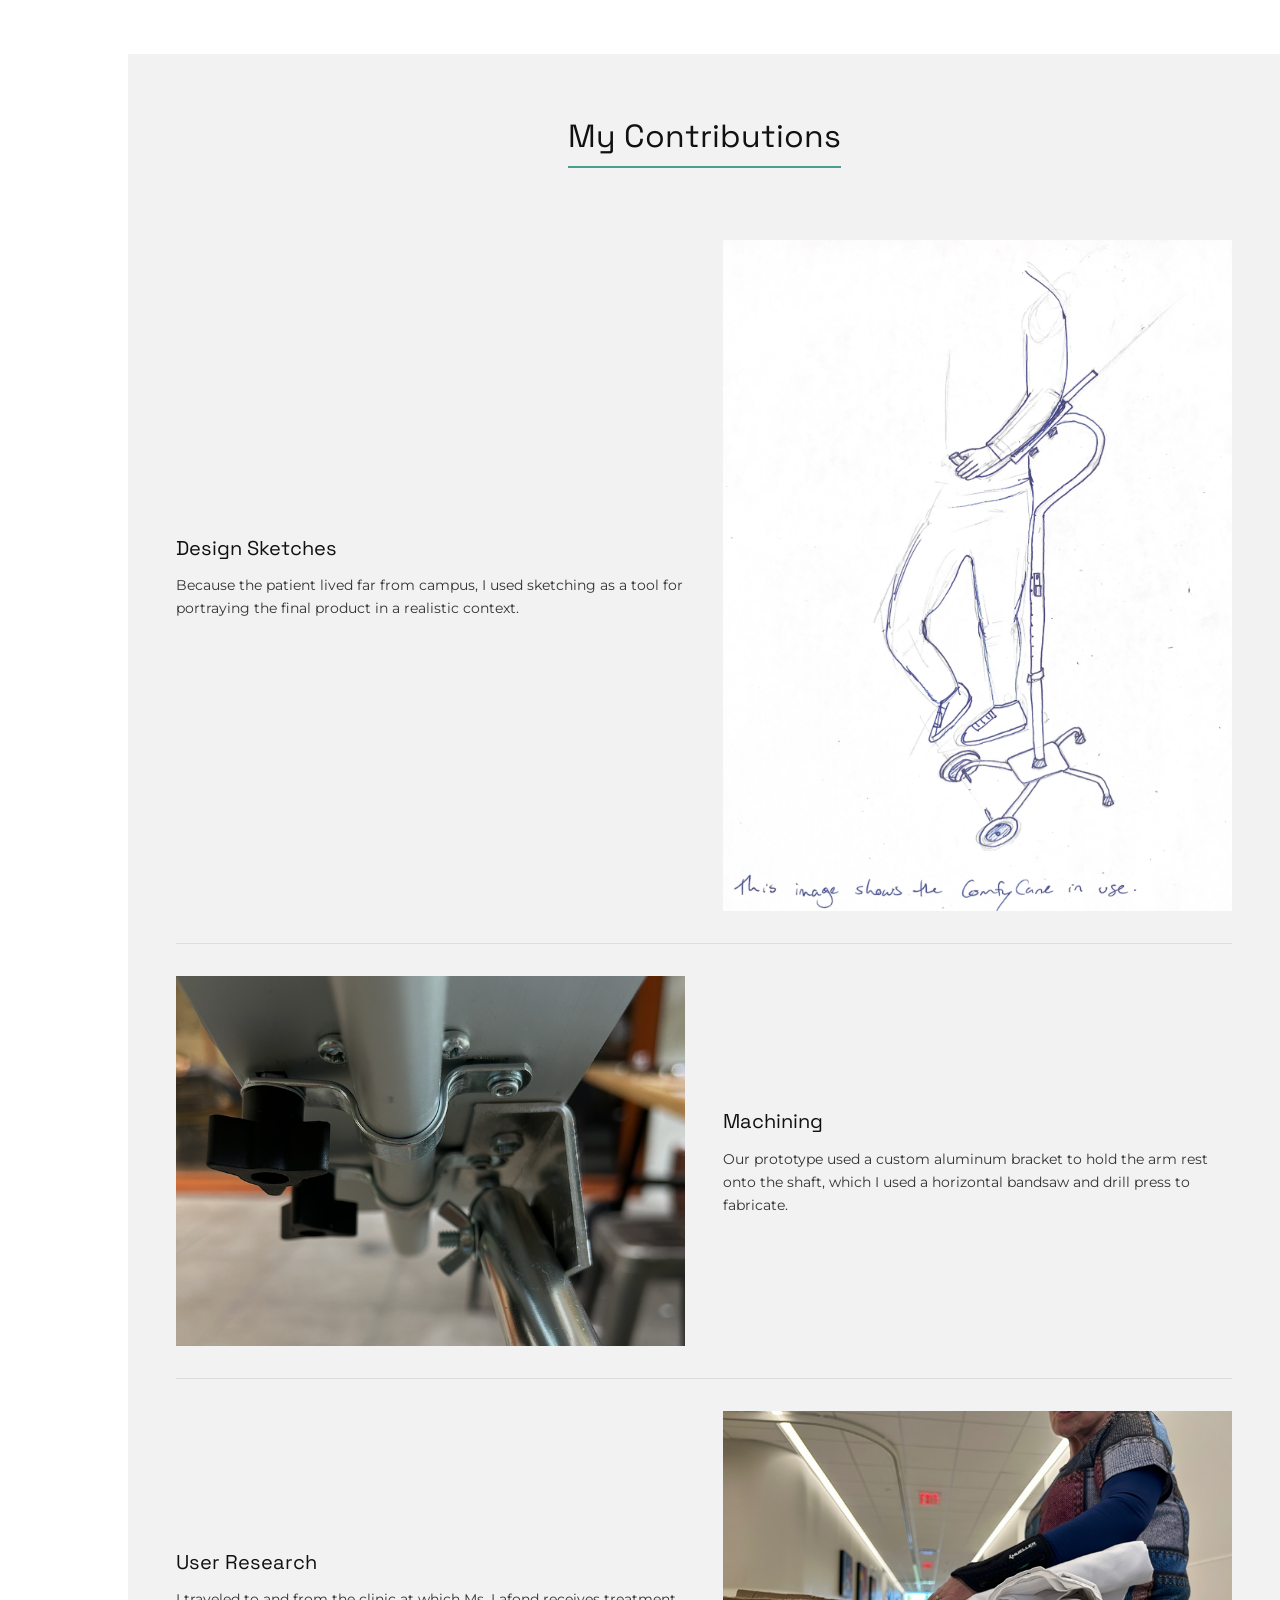
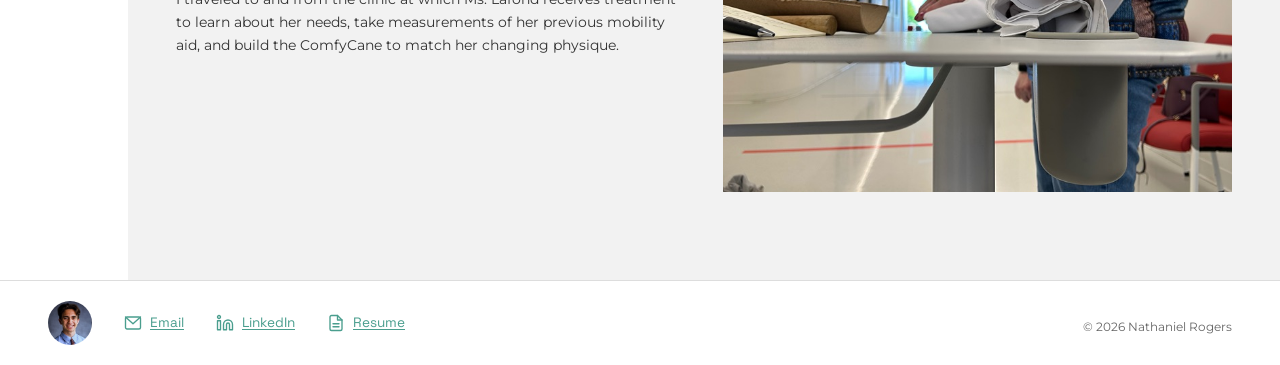
<file: comfycane.html>
<!DOCTYPE html>
<html lang="en">
<head>
  <meta charset="UTF-8" />
  <meta name="viewport" content="width=device-width, initial-scale=1.0" />
  <title>ComfyCane — Nathaniel Rogers</title>
  <link rel="preconnect" href="https://fonts.googleapis.com">
  <link rel="preconnect" href="https://fonts.gstatic.com" crossorigin>
  <link href="https://fonts.googleapis.com/css2?family=Space+Grotesk:wght@300..700&family=Space+Mono:ital,wght@0,400;0,700;1,400;1,700&display=swap" rel="stylesheet">
  <link rel="preconnect" href="https://fonts.googleapis.com">
  <link rel="preconnect" href="https://fonts.gstatic.com" crossorigin>
  <link href="https://fonts.googleapis.com/css2?family=Montserrat:ital,wght@0,100..900;1,100..900&display=swap" rel="stylesheet">
  <link rel="stylesheet" href="css/style.css" />
  <link rel="stylesheet" href="css/style.css" />
  <link rel="icon" type="image/png" href="./images/icon.png">
</head>
<body>

  <!-- ── Navigation ─────────────────────────────────────────── -->
  <nav class="site-nav">
    <div class="nav-inner">
      <a href="index.html" class="nav-logo">
        <img src="./images/logo_small.png" 
          alt="Logo"
          height="60"
          width="60"
        />
      </a>
      <ul class="nav-links">
        <li><a href="index.html">Home</a></li>
        <li><a href="medical-devices.html" class="active">Medical Devices</a></li>
        <li><a href="about.html">About Me</a></li>
      </ul>
    </div>
  </nav>

  <!-- ── Back Arrow ─────────────────────────────────────────── -->
  <div style="background-color: var(--teal);">
    <a href="medical-devices.html" class="back-arrow" style="margin-bottom: 1rem;display:inline-flex;align-items:center;gap:6px;font-size:0.9rem;color:var(--black);">
      &#8826; Back
    </a>
  </div>

  <!-- ── Project Hero ───────────────────────────────────────── -->
  <section style="background: var(--teal);">
    <div class="project-hero-grid">

      <!-- Left: body region illustration -->
      <div class="project-hero-img">
        <!-- <img src="./images/comfycane/comfycane_silhouette.png" alt="ComfyCane Silhouette" />
        <span class="project-dot project-dot--large" style="top: 50%; left: 70%;"></span> -->
        <img src="./images/comfycane/comfycane_prototype_hero.png" alt="Photo of the ComfyCane prototype">
      </div>

      <!-- Right: title block -->
      <div class="project-hero-text">
        <div>
          <h1 class="project-title" style="font-size: clamp(2rem, 6vw, 5rem);">ComfyCane*</h1>
        </div>
        <p class="project-subtitle">
          *Optimizing a patient’s mobility aid for age-related changes.
        </p>
      </div>

    </div>
  </section>

  <!-- ── Skill Tags Bar ─────────────────────────────────────── -->
  <div class="skill-bar fade-in">
    <div class="skill-bar-inner">
      <span class="skill-bar-label">Key Skills:</span>
      <span class="skill-tag skill-tag--black">Machining</span>
      <span class="skill-tag skill-tag--black">Design Thinking</span>
      <span class="skill-tag skill-tag--black">Human Factors</span>
      <span class="skill-tag skill-tag--grey">Prototype Fabrication</span>
    </div>
  </div>

  <!-- ── Story Container: Left vertical rail + content wrapper ── -->
  <div class="story-container">
    <nav class="vertical-rail" aria-label="Section navigation">
      <a href="#" class="rail-link" data-target="challenge">The Challenge</a>
      <a href="#" class="rail-link" data-target="product">The Product</a>
      <a href="#" class="rail-link" data-target="role">My Role</a>
    </nav>

    <div class="story-content-wrapper">

  <!-- ════════════════════════════════════════════════════════
    SECTION 1: The Problem
    ════════════════════════════════════════════════════════ -->
  <section id="challenge" class="section story-section">
    <span>
      <!-- STICKY VERTICAL NAV BAR -->
    </span>
    <span><div class="section-inner">
      <div class="two-col">

        <!-- Left: text -->
        <div>
          <div class="section-marker">
            <span class="asterisk">*</span>
            <h2 class="section-heading">Fostering Independence in Old Age</h2>
          </div>

          <div class="prose">
            <p>
              My team's client for this project, Ms. Lafond, depended on her 
              rolling quad cane to remain mobile and active in her day-to-day life. 
              She used it to attend her grandchildren's sporting events, go grocery
              shopping, and more. 
            </p>
            <p>
              However, her existing cane failed to account for and adjust to Ms. Lafond’s 
              decrease in height over the period of two years since it was custom-built
              by an orthoticist at Shirley Ryan AbilityLab.
            </p>
            <p>
              My team’s goal was to provide Ms. Lafond with a new, durable prototype that 
              improved her balance while increasing comfort when walking in indoor and 
              outdoor environments. 
            </p>
          </div>
        </div>

        <!-- Right: images -->
        <div style="display:flex; flex-direction:column; gap:1.5rem;">
          <div class="project-image">
            <!-- REPLACE: photo of 3 mL ENFit syringe with worn markings -->
            <img src="./images/comfycane/comfycane_original_rolling_quad_cane.png" style ="width:clamp(200px, 70%, 400px);" alt="3 mL ENFit syringe with worn markings">
            <p class="caption">Ms. Lafond with existing rolling quad cane</p>
          </div>
        </div>

      </div>
    </div>
    </span>
  </section>

    <!-- ════════════════════════════════════════════════════════
      SECTION 2: The Solution
      ════════════════════════════════════════════════════════ -->
    <section id="product" class="section grey story-section">
    <div class="section-inner">
      <div class="two-col">
        <!-- Left: text -->
        <div>
          <div class="section-marker">
            <span class="asterisk">*</span>
            <h2 class="section-heading">The New Quad Cane: ComfyCane</h2>
          </div>

          <div class="prose">
            <p>
              In response to these issues, my team developed the ComfyCane: 
              an adjustable, lightweight cane with two front wheels and back 
              stoppers, a hand grip, and an arm resting platform. 
            </p>
            <p>
              The base of the cane is composed of a lightweight frame with four 
              individual legs. The front legs each have a wheel secured with a 
              nut and bolt, and the back legs have rubber stoppers attached.
            </p>
            <p>
              Because Ms. Lafond tended to use her old quad cane as a hook 
              for carrying her purse, the ComfyCane also has a dedicated 
              hook on its shaft for the same purpose.
            </p>
            <p>
              A complete design report for the ComfyCane
              can be found <a class="about-link" href="supporting_docs/Report_ComfyCane.pdf" target="_blank" style="text-decoration: underline;">here</a> .
            </p>
          </div>
        </div>

        <!-- Right: images -->
        <div style="display:flex; flex-direction:column; gap:1.5rem;">
          <div class="project-image">
            <!-- REPLACE: photo of 3 mL ENFit syringe with worn markings -->
            <img src="./images/comfycane/comfycane_prototype_hero.png" style ="width:clamp(200px, 70%, 400px);" alt="3 mL ENFit syringe with worn markings">
            <p class="caption">The ComfyCane</p>
          </div>
        </div>

      </div>
    </div>
    </section>
    <section class="section white fade-in">
      <!-- Features grid -->
      <div class="heading-block">
        <h2 class="section-heading">Components & Benefits</h2>
      </div>

      <div class="three-col">
        <div class="feature-card">
          <h4 style="text-decoration: underline 2px var(--teal); text-underline-offset: 8px; align-self: center;">Arm Platform</h4>
          <p style="padding-top: 1rem;">
            Ms. Lafond’s left arm rests on the arm platform, which 
            can be loosened and adjusted to a position she feels 
            most comfortable with.
          </p>
          <img src="./images/comfycane/comfycane_arm_platform.png">
        </div>
        <div class="feature-card">
          <h4 style="text-decoration: underline 2px var(--teal); text-underline-offset: 8px; align-self: center;">Adjustable Shaft</h4>
          <p style="padding-top: 1rem;">
            The shaft can be adjusted vertically through a hole and peg system, 
            meaning Ms. Lafond's cane will fit her even if her stature continues to change.
          </p>
          <img src="./images/comfycane/comfycane_adjustable_shaft.png">
        </div>
        <div class="feature-card">
          <h4 style="text-decoration: underline 2px var(--teal); text-underline-offset: 8px; align-self: center;">Lightweight Aluminum Frame</h4>
          <p style="padding-top: 1rem;">
            The cane’s lightweight frame reduces the overall weight of the device, 
            while also providing a stable foundation for the cane.
          </p>
            <img src="./images/comfycane/comfycane_aluminum_base.png">

        </div>
      </div>

    </section>

    <!-- ════════════════════════════════════════════════════════
      SECTION 3: My Contributions
      ════════════════════════════════════════════════════════ -->
    <section id="role" class="section grey story-section">
    <div class="section-inner">

      <div class="heading-block">
        <h2 class="section-heading">My Contributions</h2>
      </div>

      <!-- Contribution 1 -->
      <div class="contribution">
        <div class="contribution-text">
          <h3>Design Sketches</h3>
          <p>
            Because the patient lived far from campus, I used sketching
            as a tool for portraying the final product in a realistic context.
          </p>
        </div>
        <div>
          <!-- REPLACE: photo or render of ENdose final prototype -->
          <img src="./images/comfycane/comfycane_sketch_in_context.png" style="height:auto; width:auto;" alt="Final ENdose prototype (render)">
        </div>
      </div>

      <!-- Contribution 2 (flipped) -->
      <div class="contribution flip">
        <div class="contribution-text">
          <h3>Machining</h3>
          <p>
            Our prototype used a custom aluminum bracket to 
            hold the arm rest onto the shaft, which I used a 
            horizontal bandsaw and drill press to fabricate.
          </p>
        </div>
        <div>
          <img src="./images/comfycane/comfycane_machining.png" style="width:100%; height:auto;" alt="Photo of machined bracket">
        </div>
      </div>

      <!-- Contribution 3 -->
      <div class="contribution">
        <div class="contribution-text">
          <h3>User Research</h3>
          <p>
            I traveled to and from the clinic at which Ms. Lafond
            receives treatment to learn about her needs, take measurements
            of her previous mobility aid, and build the ComfyCane to
            match her changing physique.
          </p>
        </div>
        <div>
          <img src="./images/comfycane/comfycane_user_research.jpeg" style="width:100%; height:auto;" alt="Photo of user testing prototype">
        </div>
      </div>
    </div>
  </section>

    <!-- ── Footer ─────────────────────────────────────────────── -->
      </div><!-- /.story-content-wrapper -->
    </div><!-- /.story-container -->

    <!-- ── Footer ─────────────────────────────────────────────── -->
  <footer class="site-footer">
    <div class="footer-inner">
      <div class="footer-photo">
        <!-- REPLACE: circular headshot photo -->
        <img
          src="./images/nathaniel_rogers_headshot_small.jpg" 
          alt="Photo"
          class="square"
          style="width:44px;height:44px;"
        />    
      </div>

      <a href="mailto:nrogers@u.northwestern.edu" class="footer-link">
        <!-- envelope icon -->
        <svg class="footer-icon" viewBox="0 0 24 24" fill="none" stroke="currentColor" stroke-width="1.8" stroke-linecap="round" stroke-linejoin="round">
          <rect x="2" y="4" width="20" height="16" rx="2"/>
          <polyline points="2,4 12,13 22,4"/>
        </svg>
        Email
      </a>

      <a href="https://www.linkedin.com/in/nathaniel-r0gers/" target="_blank" rel="noopener" class="footer-link">
        <!-- linkedin icon -->
        <svg class="footer-icon" viewBox="0 0 24 24" fill="none" stroke="currentColor" stroke-width="1.8" stroke-linecap="round" stroke-linejoin="round">
          <path d="M16 8a6 6 0 0 1 6 6v7h-4v-7a2 2 0 0 0-2-2 2 2 0 0 0-2 2v7h-4v-7a6 6 0 0 1 6-6z"/>
          <rect x="2" y="9" width="4" height="12"/>
          <circle cx="4" cy="4" r="2"/>
        </svg>
        LinkedIn
      </a>

      <a href="supporting_docs/Nathaniel_Rogers_Resume.pdf" target="_blank" rel="noopener" class="footer-link">
        <!-- document file icon -->
        <svg class="footer-icon" viewBox="0 0 24 24" fill="none" stroke="currentColor" stroke-width="1.8" stroke-linecap="round" stroke-linejoin="round">
          <path d="M14 2H6a2 2 0 0 0-2 2v16a2 2 0 0 0 2 2h12a2 2 0 0 0 2-2V8z"/>
          <polyline points="14 2 14 8 20 8"/>
          <line x1="16" y1="13" x2="8" y2="13"/>
          <line x1="16" y1="17" x2="8" y2="17"/>
        </svg>
        Resume
      </a>

      <!-- copyright notice on far right of footer -->
      <span class="footer-copyright">
        &copy; 2026 Nathaniel Rogers
      </span>

    </div>
  </footer>


  <script src="js/nav.js"></script>
  <script>
    (function(){
      function onReady(fn){
        if(document.readyState !== 'loading') fn();
        else document.addEventListener('DOMContentLoaded', fn);
      }

      onReady(function(){
        var fadeEls = document.querySelectorAll('.fade-in, .contribution');
        if(!fadeEls || fadeEls.length === 0) return;

        var io = new IntersectionObserver(function(entries){
          entries.forEach(function(entry){
            if(entry.isIntersecting){
              entry.target.classList.add('visible');
              io.unobserve(entry.target);
            }
          });
        }, { threshold: 0.12 });

        fadeEls.forEach(function(node){ io.observe(node); });
      });
    })();
  </script>
</body>
</html>
</file>
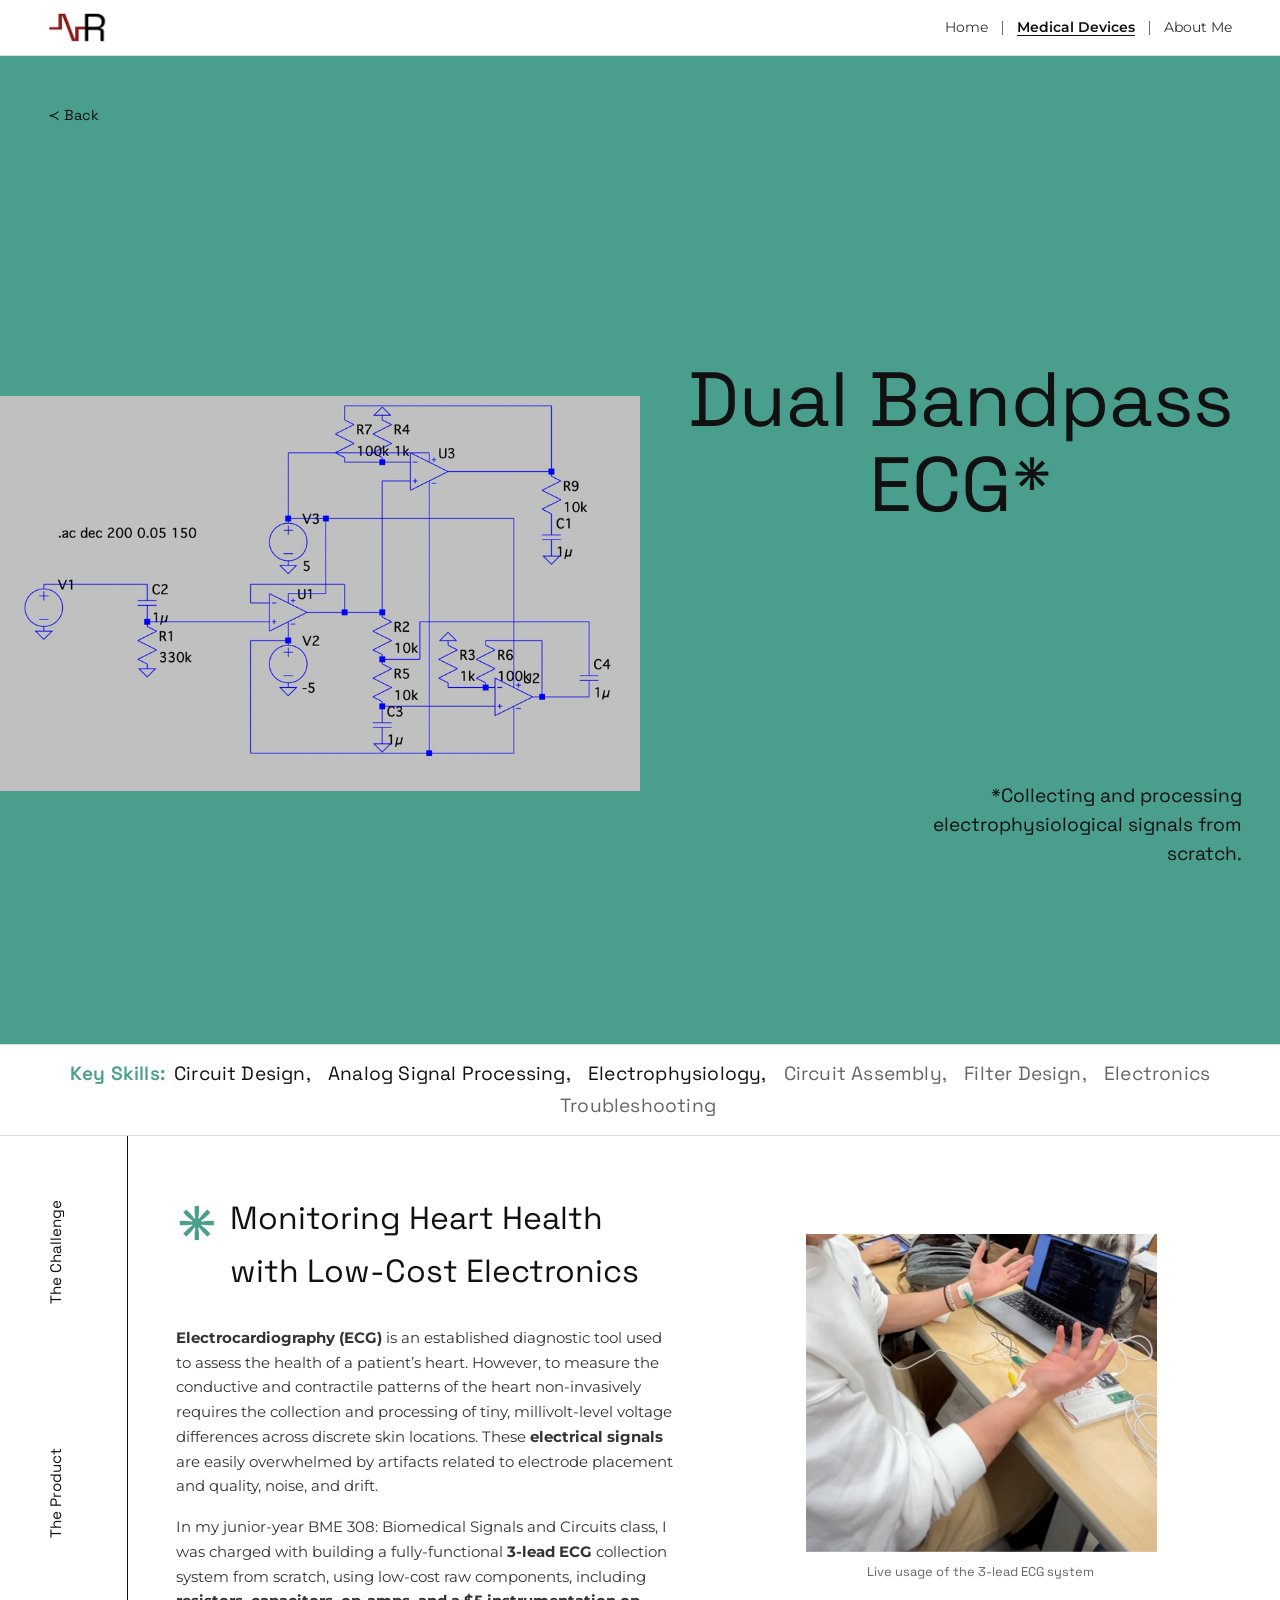
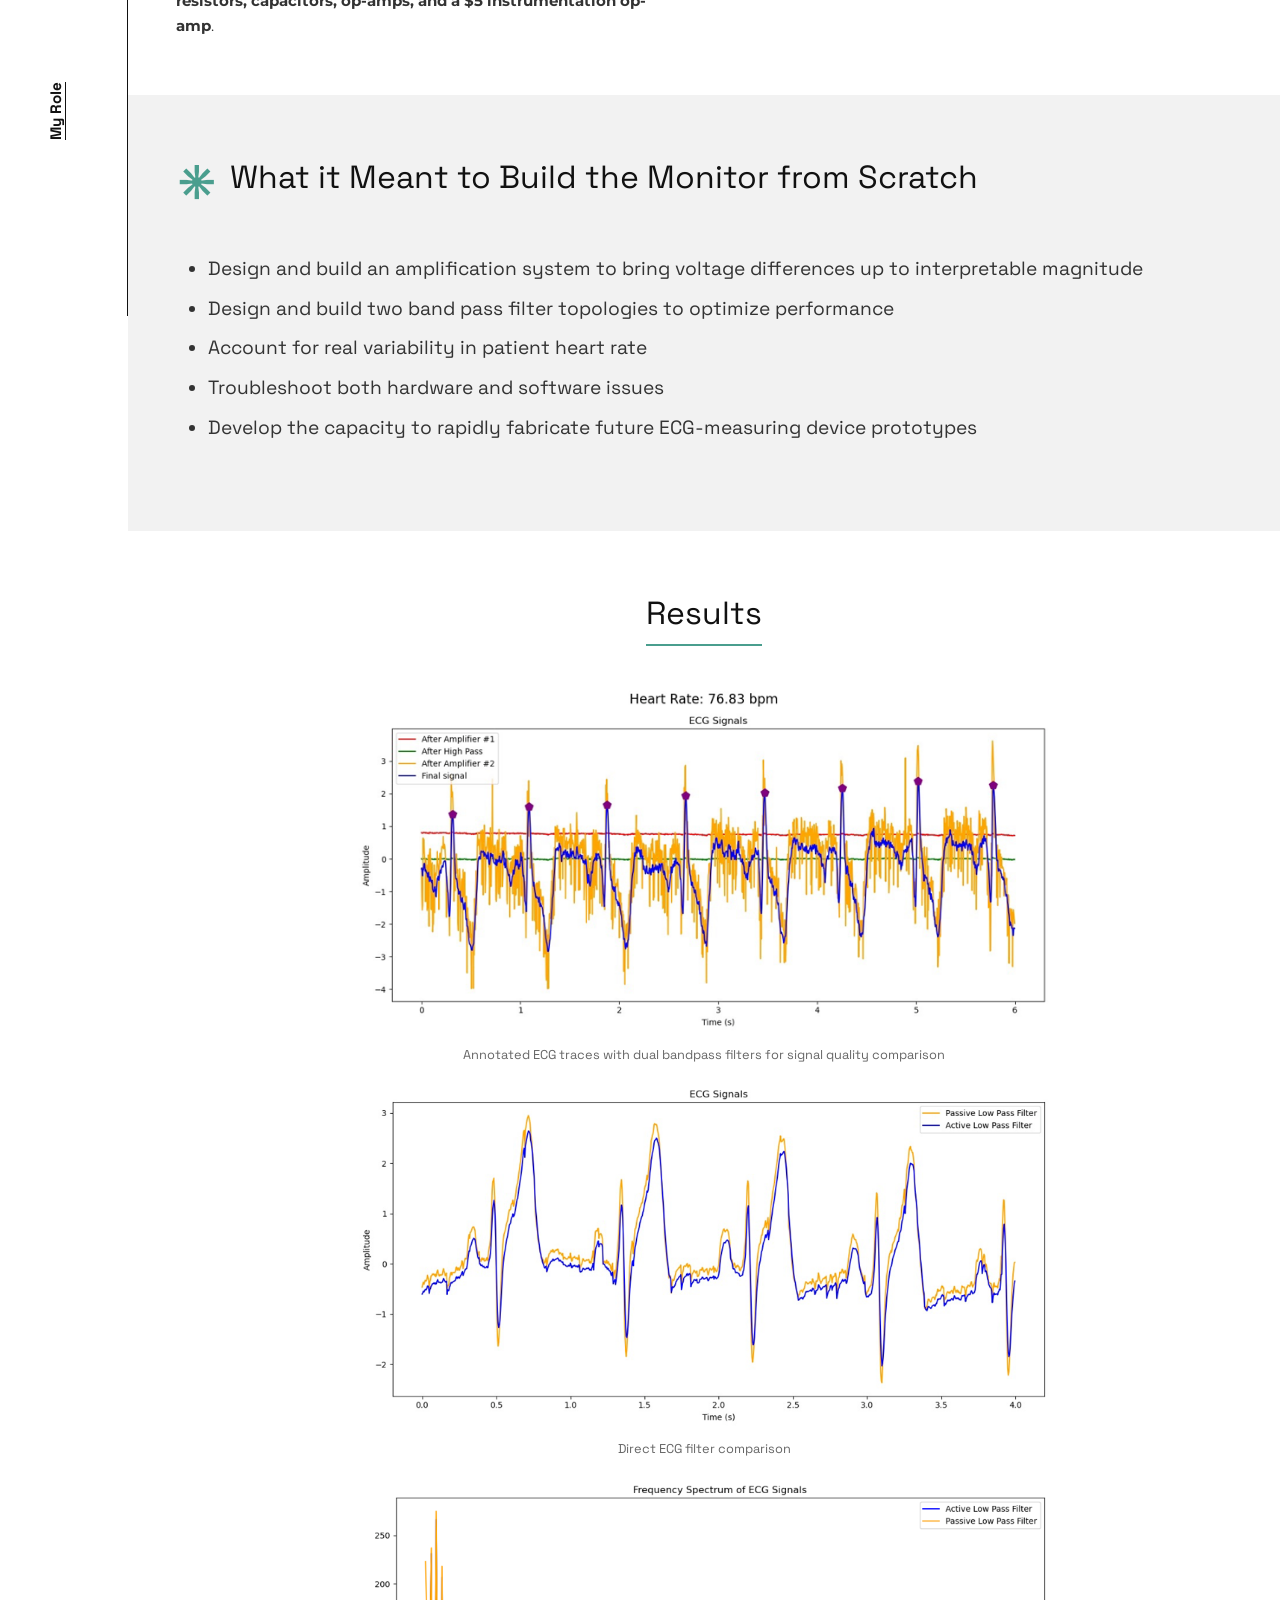
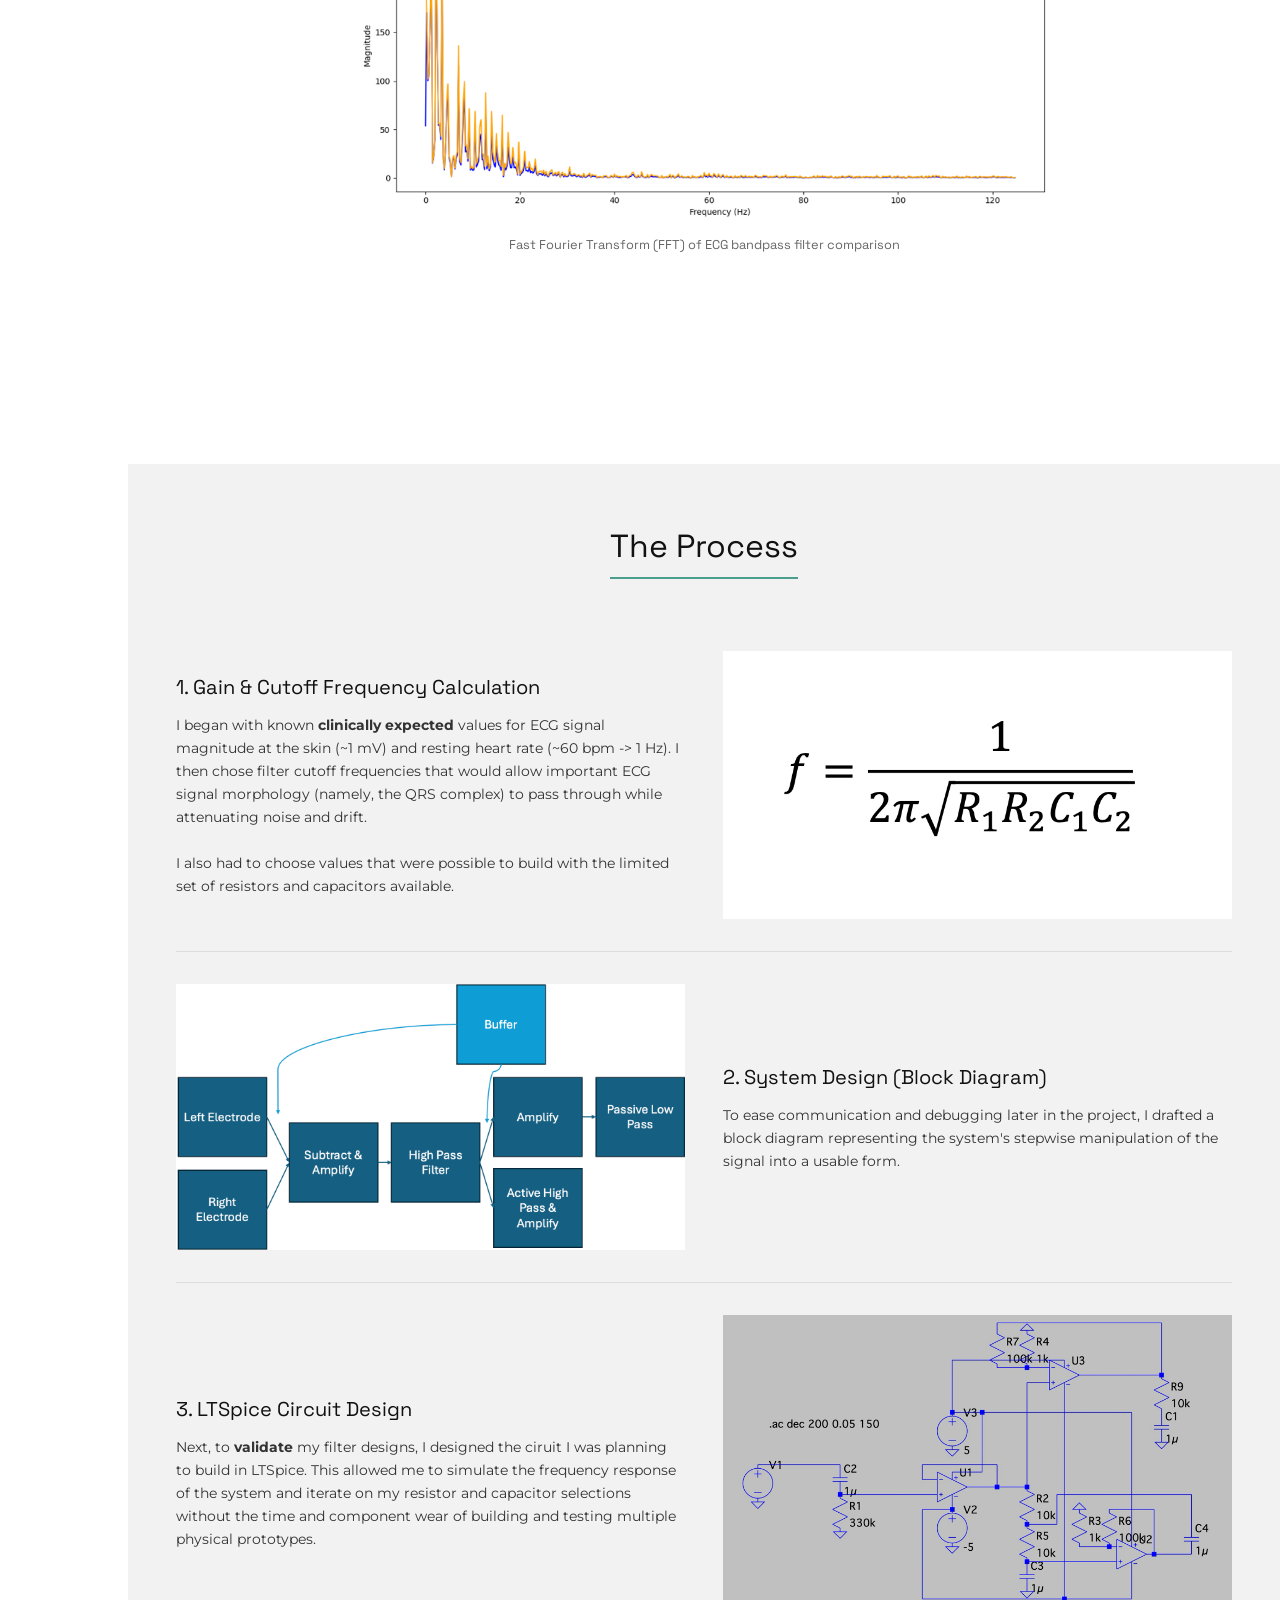
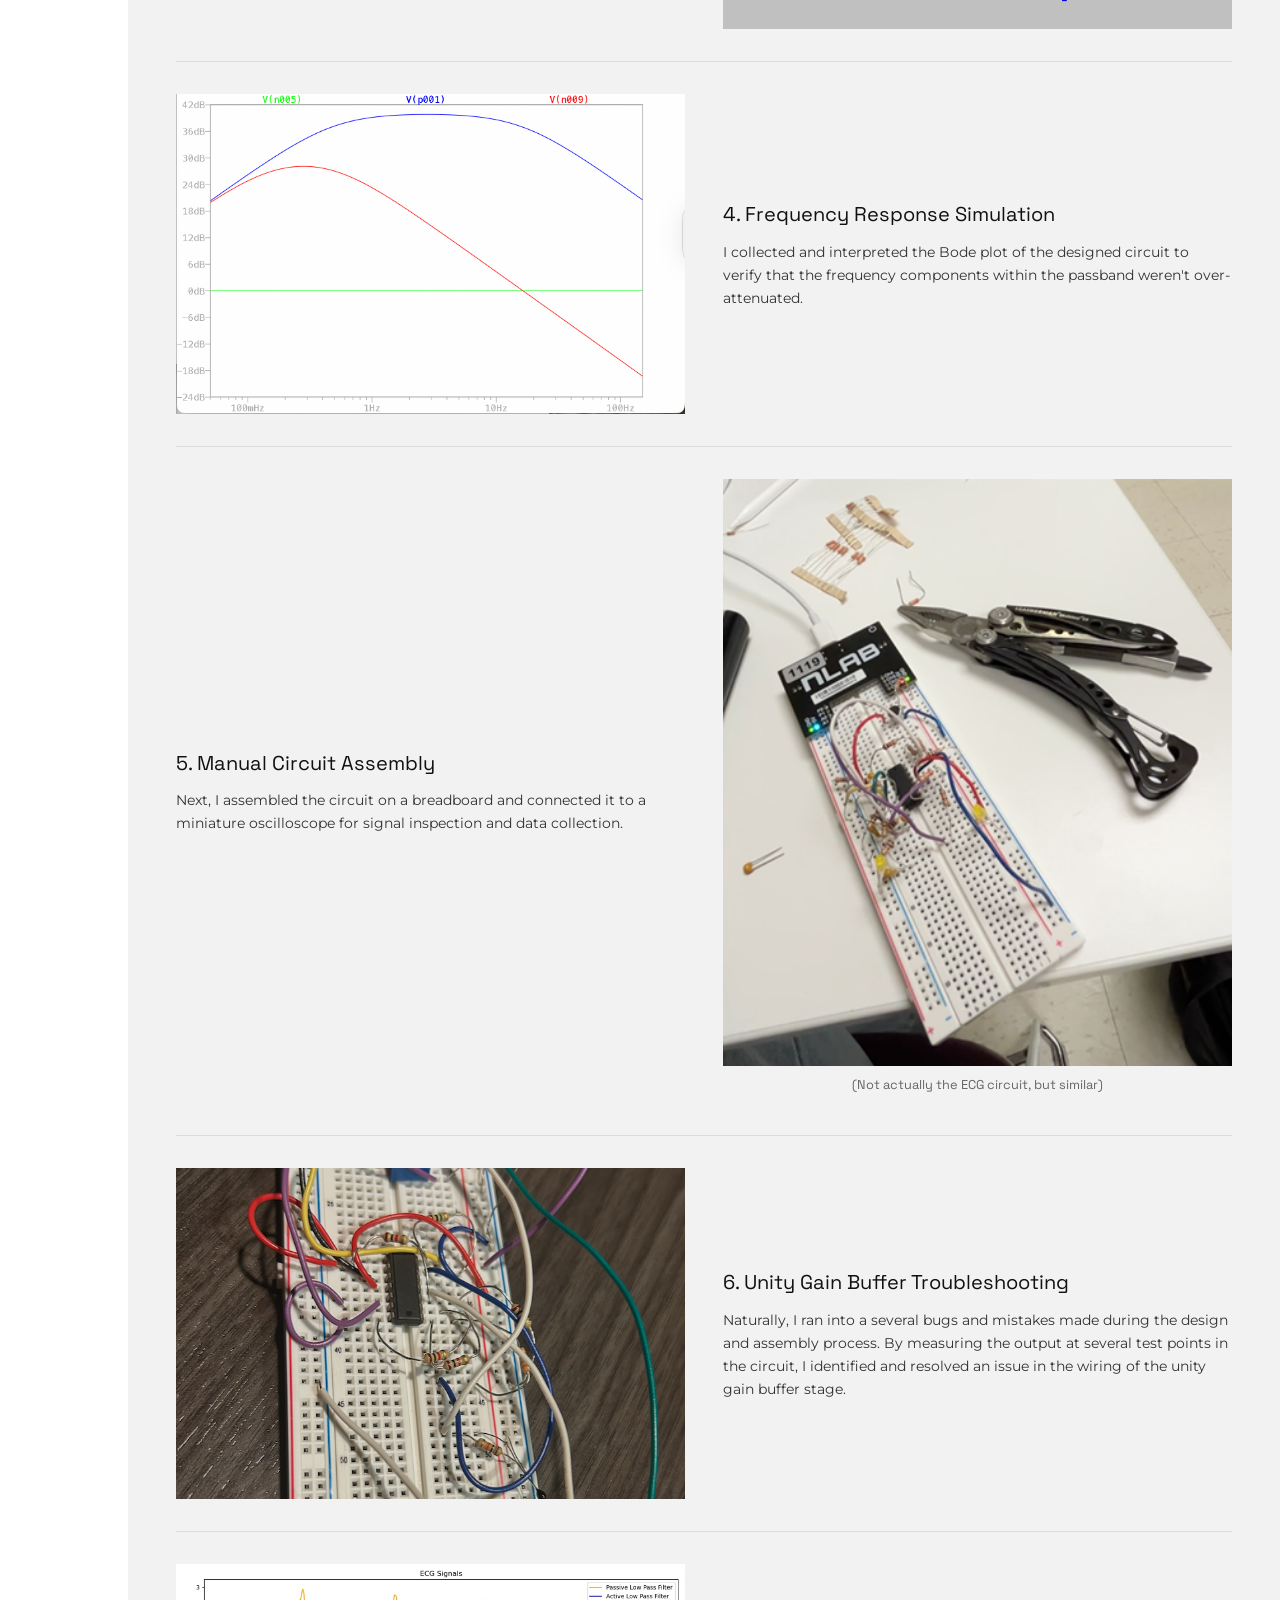
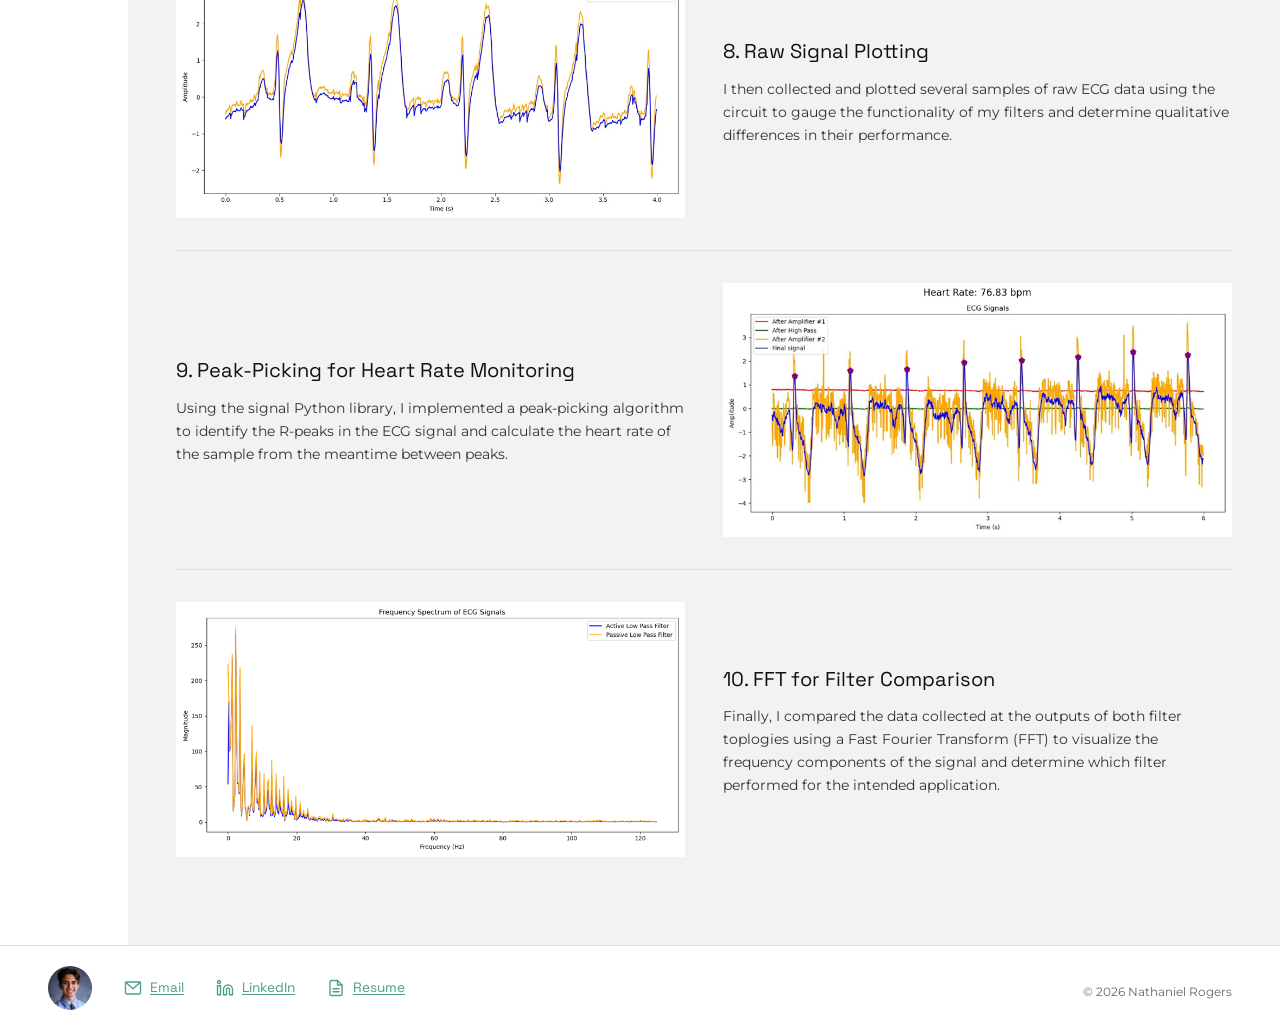
<file: ecg.html>
<!DOCTYPE html>
<html lang="en">
<head>
  <meta charset="UTF-8" />
  <meta name="viewport" content="width=device-width, initial-scale=1.0" />
  <title>Dual Bandpass ECG — Nathaniel Rogers</title>
  <link rel="preconnect" href="https://fonts.googleapis.com">
  <link rel="preconnect" href="https://fonts.gstatic.com" crossorigin>
  <link href="https://fonts.googleapis.com/css2?family=Space+Grotesk:wght@300..700&family=Space+Mono:ital,wght@0,400;0,700;1,400;1,700&display=swap" rel="stylesheet">
  <link rel="preconnect" href="https://fonts.googleapis.com">
  <link rel="preconnect" href="https://fonts.gstatic.com" crossorigin>
  <link href="https://fonts.googleapis.com/css2?family=Montserrat:ital,wght@0,100..900;1,100..900&display=swap" rel="stylesheet">
  <link rel="stylesheet" href="css/style.css" />
  <link rel="stylesheet" href="css/style.css" />
  <link rel="icon" type="image/png" href="./images/icon.png">
</head>
<body>

  <!-- ── Navigation ─────────────────────────────────────────── -->
  <nav class="site-nav">
    <div class="nav-inner">
      <a href="index.html" class="nav-logo">
        <img src="./images/logo_small.png" 
          alt="Logo"
          height="60"
          width="60"
        />
      </a>
      <ul class="nav-links">
        <li><a href="index.html">Home</a></li>
        <li><a href="medical-devices.html" class="active">Medical Devices</a></li>
        <li><a href="about.html">About Me</a></li>
      </ul>
    </div>
  </nav>

  <!-- ── Back Arrow ─────────────────────────────────────────── -->
  <div style="background-color: var(--teal);">
    <a href="medical-devices.html" class="back-arrow" style="margin-bottom: 1rem;display:inline-flex;align-items:center;gap:6px;font-size:0.9rem;color:var(--black);">
      &#8826; Back
    </a>
  </div>

  <!-- ── Project Hero ───────────────────────────────────────── -->
  <section style="background: var(--teal);">
    <div class="project-hero-grid">

      <!-- Left: body region illustration -->
      <div class="project-hero-img">
        <!-- <img src="./images/ecg/ecg_silhouette.png" alt="ECG Silhouette" />
        <span class="project-dot project-dot--large" style="top: 50%; left: 55%;"></span> -->
        <img src="./images/ecg/dual_bandpass_ecg_ltspice_diagram.png" alt="LTSpice diagram of the dual bandpass ECG circuit design">
      </div>

      <!-- Right: title block -->
      <div class="project-hero-text">
        <div>
          <h1 class="project-title">Dual Bandpass ECG*</h1>
        </div>
        <p class="project-subtitle">
          *Collecting and processing electrophysiological signals from scratch.
        </p>
      </div>

    </div>
  </section>

  <!-- ── Skill Tags Bar ─────────────────────────────────────── -->
  <div class="skill-bar fade-in">
    <div class="skill-bar-inner">
      <span class="skill-bar-label">Key Skills:</span>
      <span class="skill-tag skill-tag--black">Circuit Design</span>
      <span class="skill-tag skill-tag--black">Analog Signal Processing</span>
      <span class="skill-tag skill-tag--black">Electrophysiology</span>
      <span class="skill-tag skill-tag--grey">Circuit Assembly</span>
      <span class="skill-tag skill-tag--grey">Filter Design</span>
      <span class="skill-tag skill-tag--grey">Electronics Troubleshooting</span>
    </div>
  </div>

  <!-- ── Story Container: Left vertical rail + content wrapper ── -->
  <div class="story-container">
    <nav class="vertical-rail" aria-label="Section navigation">
      <a href="#" class="rail-link" data-target="challenge">The Challenge</a>
      <a href="#" class="rail-link" data-target="product">The Product</a>
      <a href="#" class="rail-link" data-target="role">My Role</a>
    </nav>

    <div class="story-content-wrapper">

  <!-- ════════════════════════════════════════════════════════
    SECTION 1: The Problem
    ════════════════════════════════════════════════════════ -->
  <section id="challenge" class="section story-section">
    <span><div class="section-inner">
      <div class="two-col">

        <!-- Left: text -->
        <div>
          <div class="section-marker">
            <span class="asterisk">*</span>
            <h2 class="section-heading">Monitoring Heart Health with Low-Cost Electronics</h2>
          </div>

          <div class="prose">
            <p>
                <strong>Electrocardiography (ECG)</strong> is an established diagnostic tool used to assess the 
                health of a patient’s heart. However, to measure the conductive and contractile 
                patterns of the heart non-invasively requires the collection and processing of 
                tiny, millivolt-level voltage differences across discrete skin locations. These 
                <strong>electrical signals</strong> are easily overwhelmed by artifacts related to electrode placement and 
                quality, noise, and drift. 

            </p>
            <p>
              In my junior-year BME 308: Biomedical Signals and Circuits class, I was charged 
              with building a fully-functional <strong>3-lead ECG</strong> collection system from scratch, using 
              low-cost raw components, including <strong>resistors, capacitors, op-amps, and a $5 
              instrumentation op-amp</strong>.  
            </p>
          </div>
        </div>

        <!-- Right: images -->
        <div style="display:flex; flex-direction:column; gap:1.5rem;">
          <div class="project-image">
            <!-- REPLACE: photo of 3 mL ENFit syringe with worn markings -->
            <img src="./images/ecg/ecg_testing_photo.png" style ="width:clamp(200px, 70%, 400px);" alt="Photo of live usage of the 3-lead ECG system">
            <p class="caption">Live usage of the 3-lead ECG system</p>
          </div>
        </div>
      </div>
    </div>
    </span>
  </section>

  <!-- Sub-section: What it Meant... (grey background, separate fade-in) -->
  <div class="section grey fade-in">
    <div class="section-inner">
      <div class="section-marker">
        <span class="asterisk">*</span>
        <h2 class="section-heading">What it Meant to Build the Monitor from Scratch</h2>
      </div>

      <!-- Bulleted list of five placeholder text bullets -->
      <ul class="project-bullets">
        <li>Design and build an amplification system to bring voltage differences up to interpretable magnitude</li>
        <li>Design and build two band pass filter topologies to optimize performance</li>
        <li>Account for real variability in patient heart rate</li>
        <li>Troubleshoot both hardware and software issues</li>
        <li>Develop the capacity to rapidly fabricate future ECG-measuring device prototypes</li>
      </ul>
    </div>
  </div>

    <!-- ════════════════════════════════════════════════════════
      SECTION 2: The Solution
      ════════════════════════════════════════════════════════ -->
    <section class="section white fade-in" id="product">
      <!-- Features grid -->
      <div class="heading-block">
        <h2 class="section-heading">Results</h2>
      </div>

      <div class="project-image">
        <!-- REPLACE: photo of 3 mL ENFit syringe with worn markings -->
        <img src="./images/ecg/annotated_ecg_traces_dual_bandpass_filter.png" style ="width:clamp(400px, 90%, 700px);" alt="Photo of live usage of the 3-lead ECG system">
        <p class="caption">Annotated ECG traces with dual bandpass filters for signal quality comparison</p>
      </div>

      <div class="project-image">
        <!-- REPLACE: photo of 3 mL ENFit syringe with worn markings -->
        <img src="./images/ecg/direct_ecg_filter_comparison.png" style ="width:clamp(400px, 90%, 700px);" alt="Photo of live usage of the 3-lead ECG system">
        <p class="caption">Direct ECG filter comparison</p>
      </div>

      <div class="project-image">
        <!-- REPLACE: photo of 3 mL ENFit syringe with worn markings -->
        <img src="./images/ecg/fft_ecg_bandpass_filter_comparison.png" style ="width:clamp(400px, 90%, 700px);" alt="Photo of live usage of the 3-lead ECG system">
        <p class="caption">Fast Fourier Transform (FFT) of ECG bandpass filter comparison</p>
      </div>
    </section>

    <section class="section white story-section">

      <p style="font-style: italic; text-align: center;">
        Read more about the dual-bandpass 3-lead ECG in my 
        <a class="about-link" href="supporting_docs/BME_308_Dual_Bandpass_ECG.pdf" target="_blank" style="text-decoration: underline;">lab report</a>.
      </p>

    </section>

    <!-- ════════════════════════════════════════════════════════
      SECTION 3: My Contributions
      ════════════════════════════════════════════════════════ -->
    <section id="role" class="section grey story-section">
    <div class="section-inner">

      <div class="heading-block">
        <h2 class="section-heading">The Process</h2>
      </div>

      <!-- Contribution 1 -->
      <div class="contribution">
        <div class="contribution-text">
          <h3>1. Gain & Cutoff Frequency Calculation</h3>
          <p>
            I began with known <strong>clinically expected</strong> values for ECG signal magnitude
            at the skin (~1 mV) and resting heart rate (~60 bpm -> 1 Hz). I then chose
            filter cutoff frequencies that would allow important ECG signal morphology
            (namely, the QRS complex) to pass through while attenuating noise and drift.
            <br><br>
            I also had to choose values that were possible to build with the limited 
            set of resistors and capacitors available.
          </p>
        </div>
        <div>
          <img src="./images/ecg/ecg_cutoff_frequency_calculation.png" style="width:100%; height:auto;" alt="Formula for cutoff frequency calculation">
        </div>
      </div>

      <!-- Contribution 2 (flipped) -->
      <div class="contribution flip">
        <div class="contribution-text">
          <h3>2. System Design (Block Diagram)</h3>
          <p>
            To ease communication and debugging later in the project,
            I drafted a block diagram representing the system's stepwise
            manipulation of the signal into a usable form.
          </p>
        </div>
        <div>
          <!-- REPLACE: dark-background CAD render (e.g., green tinted OnShape view) -->
          <img src="./images/ecg/dual_bandpass_ecg_block_diagram.png" style="width:100%; height:auto;" alt="Dark-background CAD render (e.g., green tinted OnShape view)">
        </div>
      </div>

      <!-- Contribution 3 -->
      <div class="contribution">
        <div class="contribution-text">
          <h3>3. LTSpice Circuit Design</h3>
          <p>
            Next, to <strong>validate</strong> my filter designs, I designed the ciruit I 
            was planning to build in LTSpice. This allowed me to simulate the frequency
            response of the system and iterate on my resistor and capacitor selections
            without the time and component wear of building and testing multiple physical prototypes. 
          </p>
        </div>
        <div>
          <!-- REPLACE: screenshot of tolerance analysis table (Excel/Word document) -->
          <img src="./images/ecg/dual_bandpass_ecg_ltspice_diagram.png" style="width:100%; height:auto;" alt="Screenshot of tolerance analysis table (Excel or Word document)">
        </div>
      </div>

      <!-- Contribution 4 (flipped) -->
      <div class="contribution flip">
        <div class="contribution-text">
          <h3>4. Frequency Response Simulation</h3>
          <p>
            I collected and interpreted the Bode plot of the designed circuit
            to verify that the frequency components within the passband weren't 
            over-attenuated.
          </p>
        </div>
        <div>
          <!-- REPLACE: photo of multiple 3D printed ENdose prototypes on workbench -->
          <img src="./images/ecg/ecg_bode_plot.png" style="width:100%; height:auto;" alt="Multiple 3D printed ENdose prototypes on workbench (photo)">
        </div>
      </div>

      <!-- Contribution 6 (flipped) -->
      <div class="contribution">
        <div class="contribution-text">
          <h3>5. Manual Circuit Assembly</h3>
          <p>
            Next, I assembled the circuit on a breadboard and connected it
            to a miniature oscilloscope for signal inspection and data collection.
          </p>
        </div>
        <div>
          <img src="./images/ecg/ecg_breadboard.png" style="width:100%; height:auto;" alt="Patent drawing or USPTO figure excerpt (screenshot or render)">
          <p class="caption">(Not actually the ECG circuit, but similar)</p>
        </div>
      </div>

      <div class="contribution flip">
        <div class="contribution-text">
          <h3>6. Unity Gain Buffer Troubleshooting</h3>
          <p>
            Naturally, I ran into a several bugs and mistakes made during
            the design and assembly process. By measuring the output at 
            several test points in the circuit, I identified and resolved 
            an issue in the wiring of the unity gain buffer stage.
          </p>
        </div>
        <div>
          <img src="./images/ecg/ecg_breadboard_1.png" style="width:100%; height:auto;" alt="Photo of wires on breadboard">
        </div>
      </div>

      <div class="contribution flip">
        <div class="contribution-text">
          <h3>8. Raw Signal Plotting</h3>
          <p>
            I then collected and plotted several samples of raw ECG data using the circuit to 
            gauge the functionality of my filters and determine qualitative differences
            in their performance.
          </p>
        </div>
        <div>
          <img src="./images/ecg/direct_ecg_filter_comparison.png" style="width:100%; height:auto;" alt="Abaqus FEA screenshot showing stress and deformation on cantilever latch mechanism">
        </div>
      </div>

      <div class="contribution">
        <div class="contribution-text">
          <h3>9. Peak-Picking for Heart Rate Monitoring</h3>
          <p>
            Using the signal Python library, I implemented a peak-picking 
            algorithm to identify the R-peaks in the ECG signal and calculate 
            the heart rate of the sample from the meantime between peaks.
          </p>
        </div>
        <div>
          <img src="./images/ecg/annotated_ecg_traces_dual_bandpass_filter.png" style="width:100%; height:auto;" alt="Screenshot of ASTM D2911 standard document page (showing bottle finish specifications)">
        </div>
      </div>

      <!-- Color Coding (flipped) -->
      <div class="contribution flip">
        <div class="contribution-text">
          <h3>10. FFT for Filter Comparison</h3>
          <p>
            Finally, I compared the data collected at the outputs of both 
            filter toplogies using a Fast Fourier Transform (FFT) to visualize the frequency
            components of the signal and determine which filter performed for 
            the intended application. 
          </p>
        </div>
        <div>
          <!-- REPLACE: CAD render or photo showing color-coded sticker dots on ENdose cap -->
          <img src="./images/ecg/fft_ecg_bandpass_filter_comparison.png" style="width:100%; height:auto;" alt="CAD render or photo showing color-coded sticker dots on ENdose cap">
        </div>
      </div>
    </div>
  </section>

    <!-- ── Footer ─────────────────────────────────────────────── -->
      </div><!-- /.story-content-wrapper -->
    </div><!-- /.story-container -->

    <!-- ── Footer ─────────────────────────────────────────────── -->
  <footer class="site-footer">
    <div class="footer-inner">
      <div class="footer-photo">
        <!-- REPLACE: circular headshot photo -->
        <img
          src="./images/nathaniel_rogers_headshot_small.jpg" 
          alt="Photo"
          class="square"
          style="width:44px;height:44px;"
        />    
      </div>

      <a href="mailto:nrogers@u.northwestern.edu" class="footer-link">
        <!-- envelope icon -->
        <svg class="footer-icon" viewBox="0 0 24 24" fill="none" stroke="currentColor" stroke-width="1.8" stroke-linecap="round" stroke-linejoin="round">
          <rect x="2" y="4" width="20" height="16" rx="2"/>
          <polyline points="2,4 12,13 22,4"/>
        </svg>
        Email
      </a>

      <a href="https://www.linkedin.com/in/nathaniel-r0gers/" target="_blank" rel="noopener" class="footer-link">
        <!-- linkedin icon -->
        <svg class="footer-icon" viewBox="0 0 24 24" fill="none" stroke="currentColor" stroke-width="1.8" stroke-linecap="round" stroke-linejoin="round">
          <path d="M16 8a6 6 0 0 1 6 6v7h-4v-7a2 2 0 0 0-2-2 2 2 0 0 0-2 2v7h-4v-7a6 6 0 0 1 6-6z"/>
          <rect x="2" y="9" width="4" height="12"/>
          <circle cx="4" cy="4" r="2"/>
        </svg>
        LinkedIn
      </a>

      <a href="supporting_docs/Nathaniel_Rogers_Resume.pdf" target="_blank" rel="noopener" class="footer-link">
        <!-- document file icon -->
        <svg class="footer-icon" viewBox="0 0 24 24" fill="none" stroke="currentColor" stroke-width="1.8" stroke-linecap="round" stroke-linejoin="round">
          <path d="M14 2H6a2 2 0 0 0-2 2v16a2 2 0 0 0 2 2h12a2 2 0 0 0 2-2V8z"/>
          <polyline points="14 2 14 8 20 8"/>
          <line x1="16" y1="13" x2="8" y2="13"/>
          <line x1="16" y1="17" x2="8" y2="17"/>
        </svg>
        Resume
      </a>

      <!-- copyright notice on far right of footer -->
      <span class="footer-copyright">
        &copy; 2026 Nathaniel Rogers
      </span>

    </div>
  </footer>


  <script src="js/nav.js"></script>
  <script>
    (function(){
      function onReady(fn){
        if(document.readyState !== 'loading') fn();
        else document.addEventListener('DOMContentLoaded', fn);
      }

      onReady(function(){
          var fadeEls = document.querySelectorAll('.fade-in, .contribution');
          if(!fadeEls || fadeEls.length === 0) return;

          var io = new IntersectionObserver(function(entries){
            entries.forEach(function(entry){
              if(entry.isIntersecting){
                entry.target.classList.add('visible');
                io.unobserve(entry.target);
              }
            });
          }, { threshold: 0.12 });

          fadeEls.forEach(function(node){ io.observe(node); });
      });
    })();
  </script>
</body>
</html>
</file>
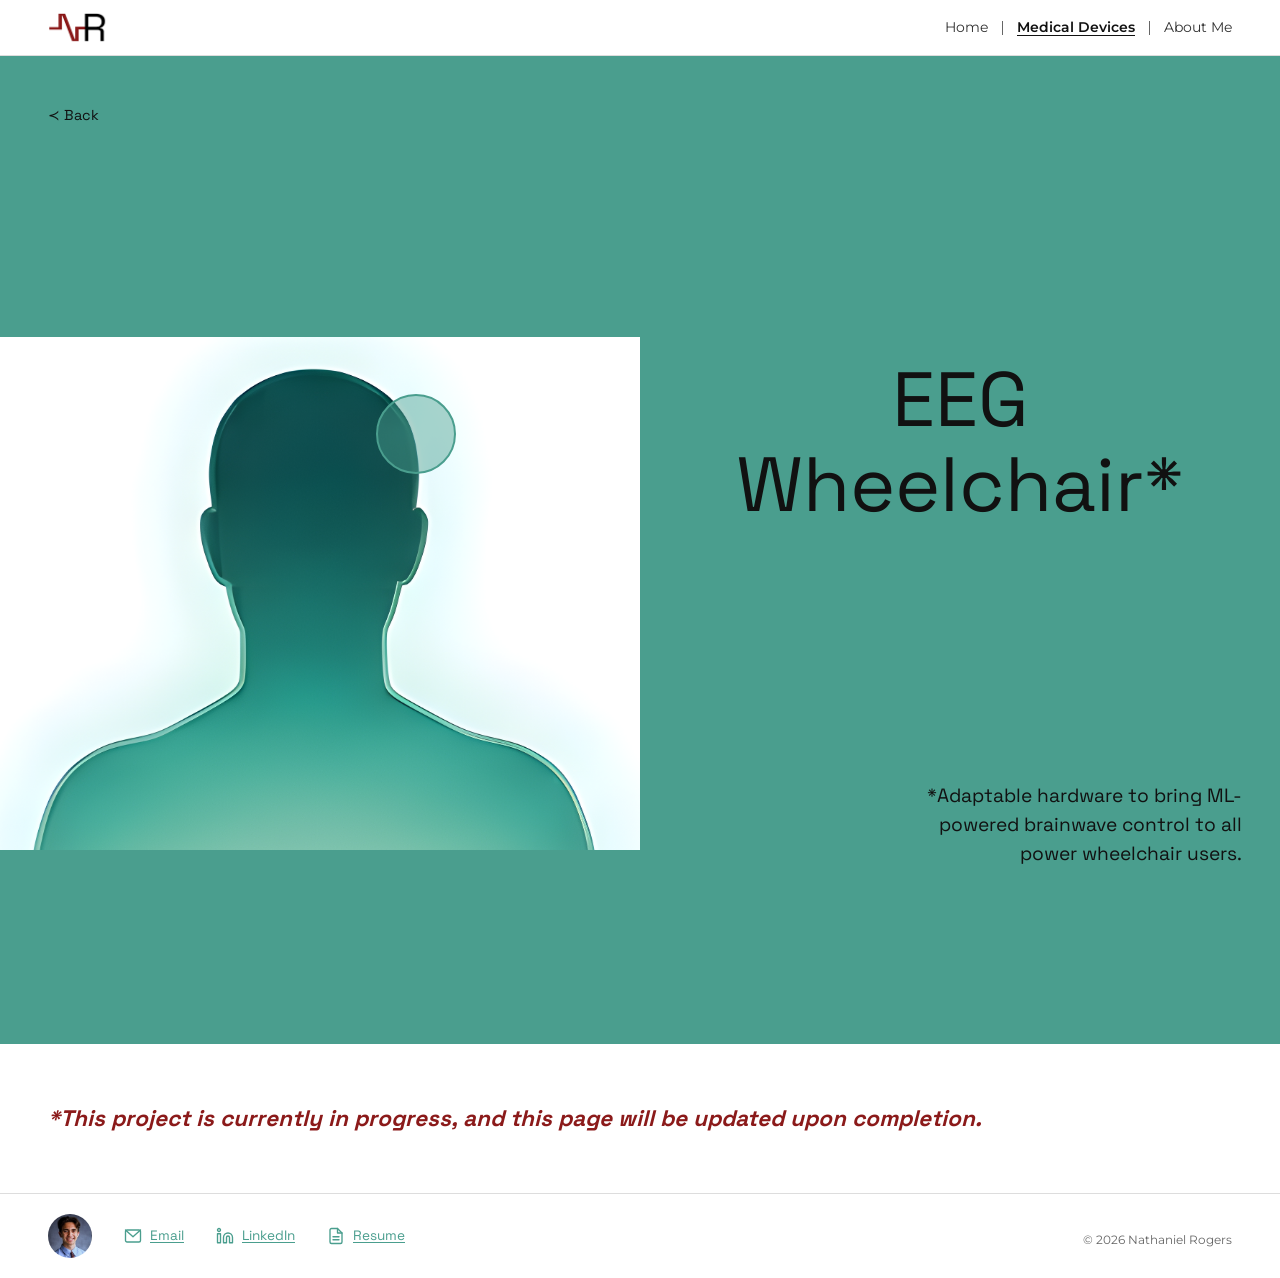
<file: eeg-wheelchair.html>
<!DOCTYPE html>
<html lang="en">
<head>
  <meta charset="UTF-8" />
  <meta name="viewport" content="width=device-width, initial-scale=1.0" />
  <title>EEG Wheelchair — Nathaniel Rogers</title>
  <link rel="preconnect" href="https://fonts.googleapis.com">
  <link rel="preconnect" href="https://fonts.gstatic.com" crossorigin>
  <link href="https://fonts.googleapis.com/css2?family=Space+Grotesk:wght@300..700&family=Space+Mono:ital,wght@0,400;0,700;1,400;1,700&display=swap" rel="stylesheet">
  <link rel="preconnect" href="https://fonts.googleapis.com">
  <link rel="preconnect" href="https://fonts.gstatic.com" crossorigin>
  <link href="https://fonts.googleapis.com/css2?family=Montserrat:ital,wght@0,100..900;1,100..900&display=swap" rel="stylesheet">
  <link rel="stylesheet" href="css/style.css" />
  <link rel="icon" type="image/png" href="./images/icon.png">
</head>
<body>

  <!-- ── Navigation ─────────────────────────────────────────── -->
  <nav class="site-nav">
    <div class="nav-inner">
      <a href="index.html" class="nav-logo">
        <img src="./images/logo_small.png" 
          alt="Logo"
          height="60"
          width="60"
        />
      </a>
      <ul class="nav-links">
        <li><a href="index.html">Home</a></li>
        <li><a href="medical-devices.html" class="active">Medical Devices</a></li>
        <li><a href="about.html">About Me</a></li>
      </ul>
    </div>
  </nav>

  <!-- ── Back Arrow ─────────────────────────────────────────── -->
  <div style="background-color: var(--teal);">
    <a href="medical-devices.html" class="back-arrow" style="margin-bottom: 1rem;display:inline-flex;align-items:center;gap:6px;font-size:0.9rem;color:var(--black);">
      &#8826; Back
    </a>
  </div>

  <!-- ── Project Hero ───────────────────────────────────────── -->
  <section style="background: var(--teal);">
    <div class="project-hero-grid">

      <!-- Left: body region illustration -->
      <div class="project-hero-img">
        <img src="./images/eeg-wheelchair/eeg-wheelchair_silhouette.png" alt="EEG Silhouette" />
        <span class="project-dot project-dot--large" style="top: 25%; left: 65%;"></span>
      </div>

      <!-- Right: title block -->
      <div class="project-hero-text">
        <div>
          <h1 class="project-title">EEG Wheelchair*</h1>
        </div>
        <p class="project-subtitle">
          *Adaptable hardware to bring ML-powered brainwave 
          control to all power wheelchair users.
        </p>
      </div>

    </div>
  </section>

  <!-- ── Story Container: Left vertical rail + content wrapper ── -->

  <div class="story-content-wrapper">
  <section class="section story-section fade-in">
    <h1 class = "disclaimer-text">*This project is currently in progress, and this page will be updated upon completion.</h1>
  </section>

    <!-- ── Footer ─────────────────────────────────────────────── -->
      </div><!-- /.story-content-wrapper -->
    </div><!-- /.story-container -->

    <!-- ── Footer ─────────────────────────────────────────────── -->
  <footer class="site-footer">
    <div class="footer-inner">
      <div class="footer-photo">
        <!-- REPLACE: circular headshot photo -->
        <img
          src="./images/nathaniel_rogers_headshot_small.jpg" 
          alt="Photo"
          class="square"
          style="width:44px;height:44px;"
        />    
      </div>

      <a href="mailto:nrogers@u.northwestern.edu" class="footer-link">
        <!-- envelope icon -->
        <svg class="footer-icon" viewBox="0 0 24 24" fill="none" stroke="currentColor" stroke-width="1.8" stroke-linecap="round" stroke-linejoin="round">
          <rect x="2" y="4" width="20" height="16" rx="2"/>
          <polyline points="2,4 12,13 22,4"/>
        </svg>
        Email
      </a>

      <a href="https://www.linkedin.com/in/nathaniel-r0gers/" target="_blank" rel="noopener" class="footer-link">
        <!-- linkedin icon -->
        <svg class="footer-icon" viewBox="0 0 24 24" fill="none" stroke="currentColor" stroke-width="1.8" stroke-linecap="round" stroke-linejoin="round">
          <path d="M16 8a6 6 0 0 1 6 6v7h-4v-7a2 2 0 0 0-2-2 2 2 0 0 0-2 2v7h-4v-7a6 6 0 0 1 6-6z"/>
          <rect x="2" y="9" width="4" height="12"/>
          <circle cx="4" cy="4" r="2"/>
        </svg>
        LinkedIn
      </a>

      <a href="supporting_docs/Nathaniel_Rogers_Resume.pdf" target="_blank" rel="noopener" class="footer-link">
        <!-- document file icon -->
        <svg class="footer-icon" viewBox="0 0 24 24" fill="none" stroke="currentColor" stroke-width="1.8" stroke-linecap="round" stroke-linejoin="round">
          <path d="M14 2H6a2 2 0 0 0-2 2v16a2 2 0 0 0 2 2h12a2 2 0 0 0 2-2V8z"/>
          <polyline points="14 2 14 8 20 8"/>
          <line x1="16" y1="13" x2="8" y2="13"/>
          <line x1="16" y1="17" x2="8" y2="17"/>
        </svg>
        Resume
      </a>

      <!-- copyright notice on far right of footer -->
      <span class="footer-copyright">
        &copy; 2026 Nathaniel Rogers
      </span>

    </div>
  </footer>


  <script src="js/nav.js"></script>
  <script>
    (function(){
      function onReady(fn){
        if(document.readyState !== 'loading') fn();
        else document.addEventListener('DOMContentLoaded', fn);
      }

      onReady(function(){
        var fadeEls = document.querySelectorAll('.fade-in, .contribution');
        if(!fadeEls || fadeEls.length === 0) return;

        var io = new IntersectionObserver(function(entries){
          entries.forEach(function(entry){
            if(entry.isIntersecting){
              entry.target.classList.add('visible');
              io.unobserve(entry.target);
            }
          });
        }, { threshold: 0.12 });

        fadeEls.forEach(function(node){ io.observe(node); });
      });
    })();
  </script>
</body>
</html>
</file>
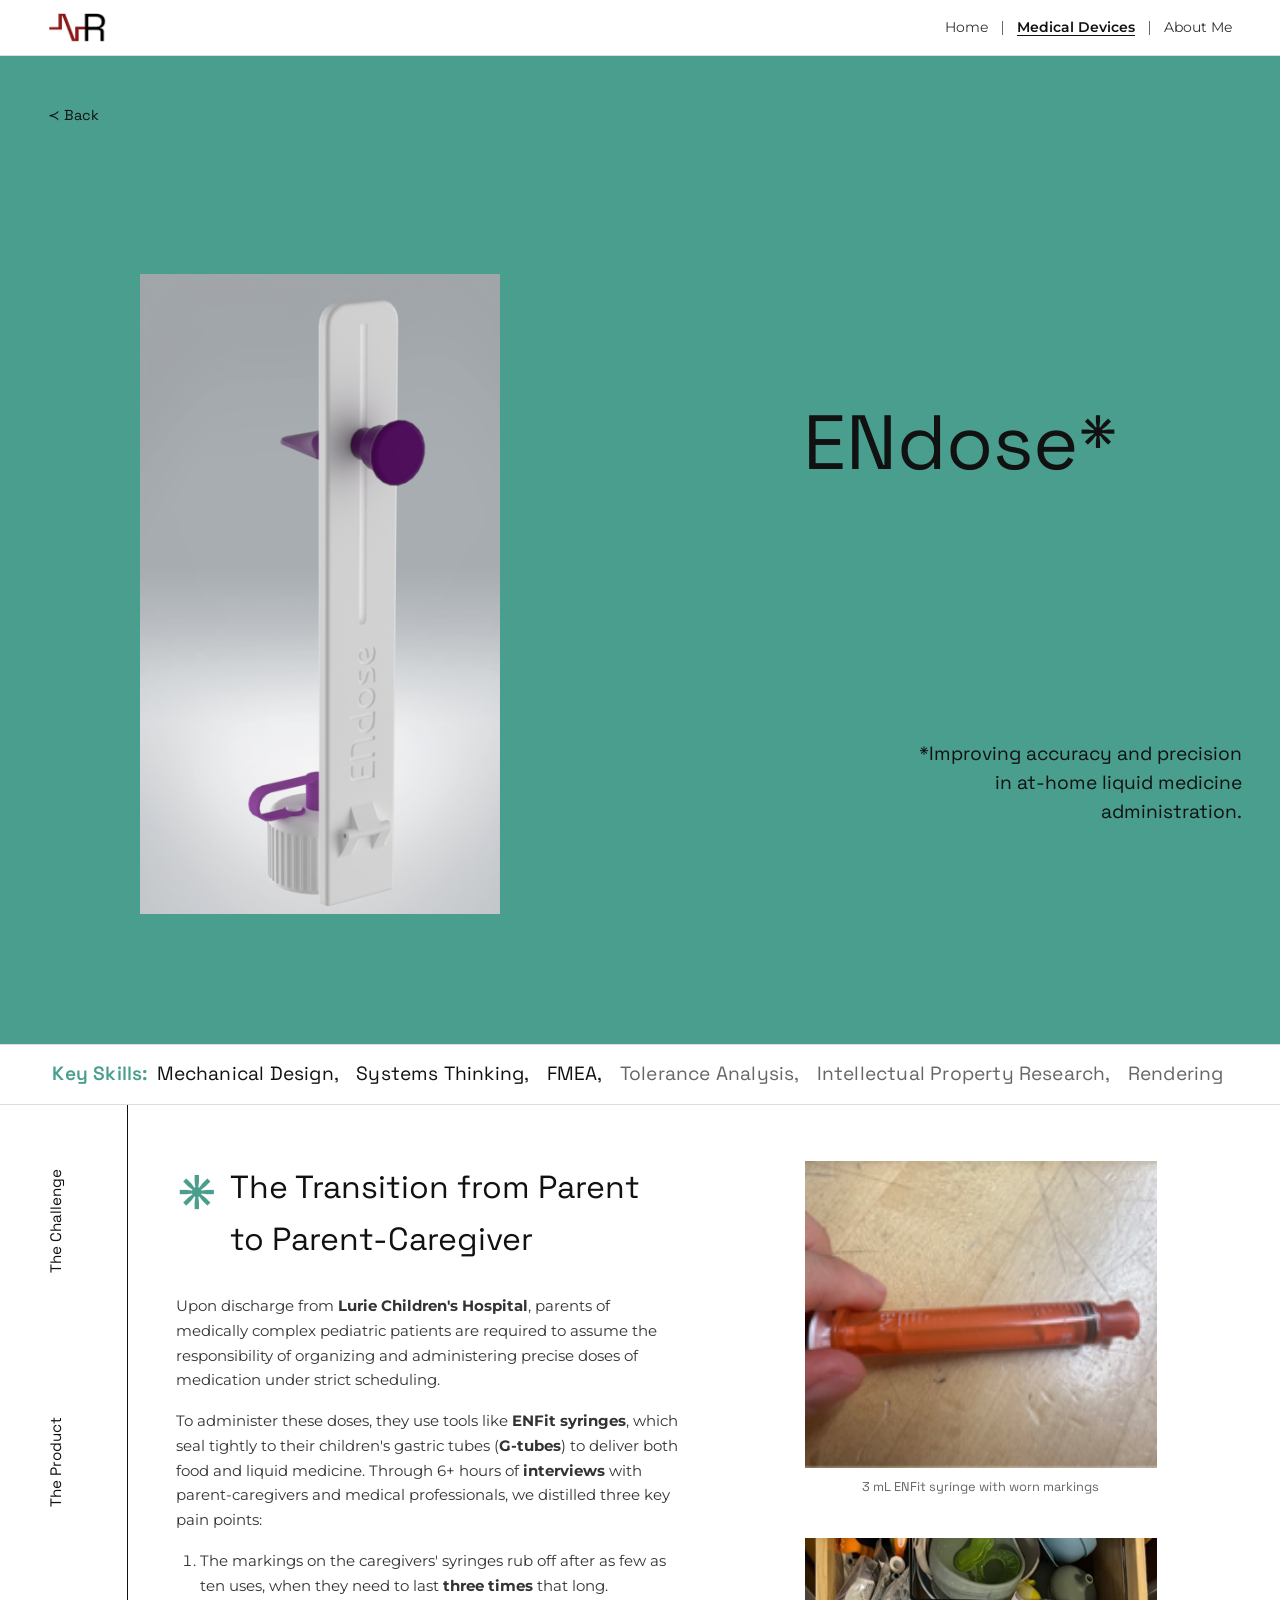
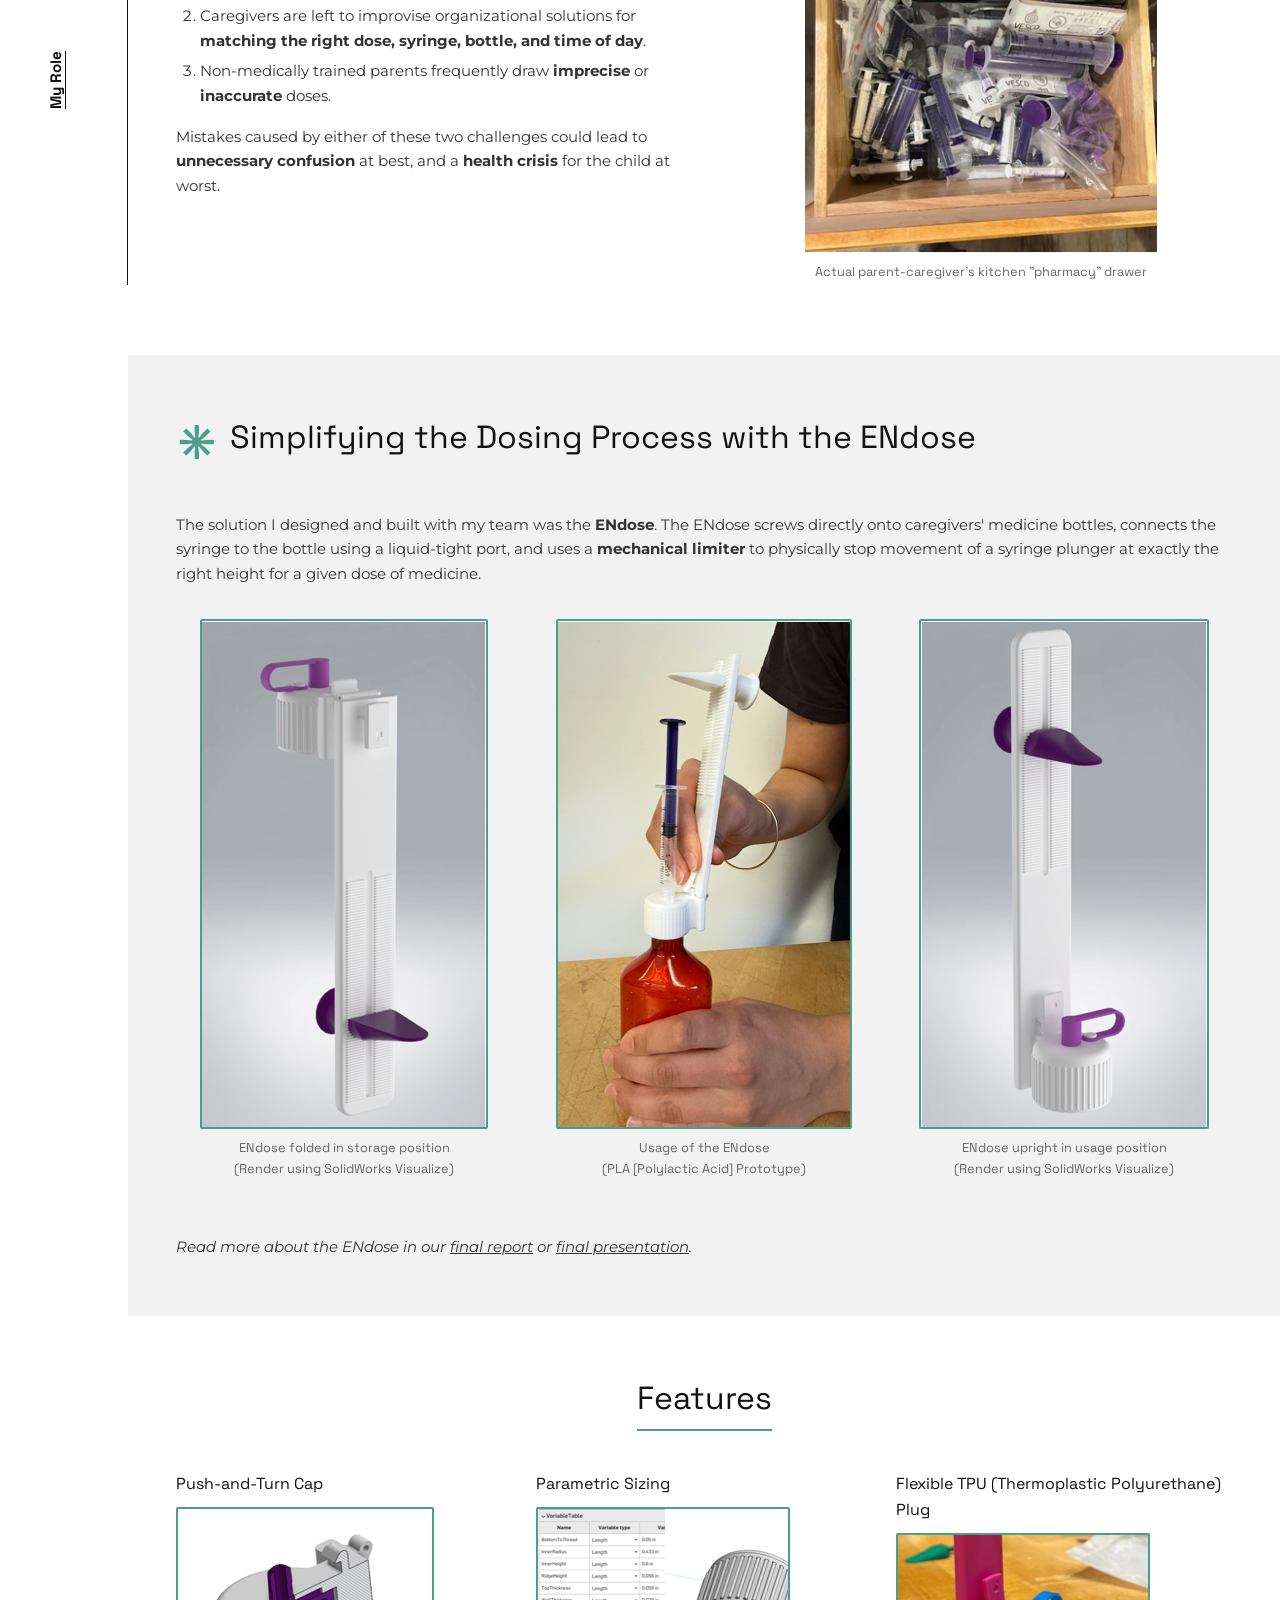
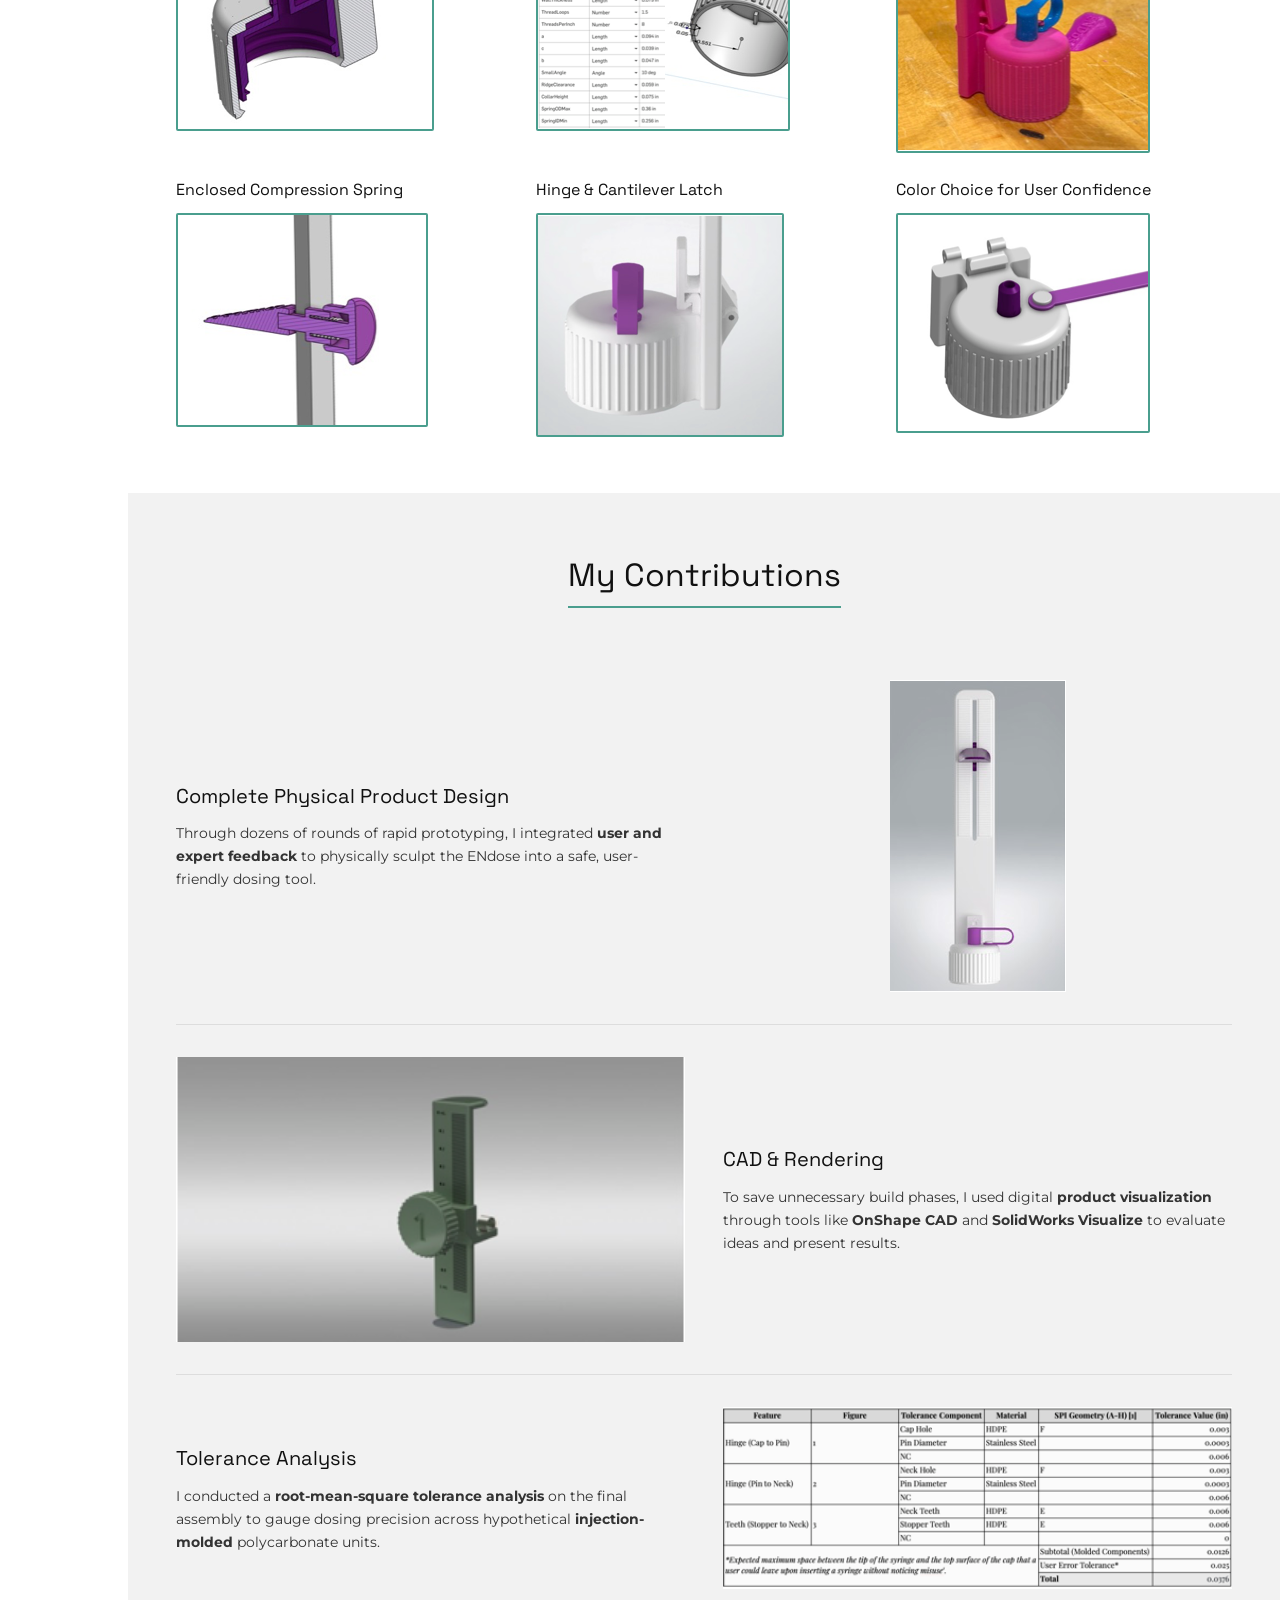
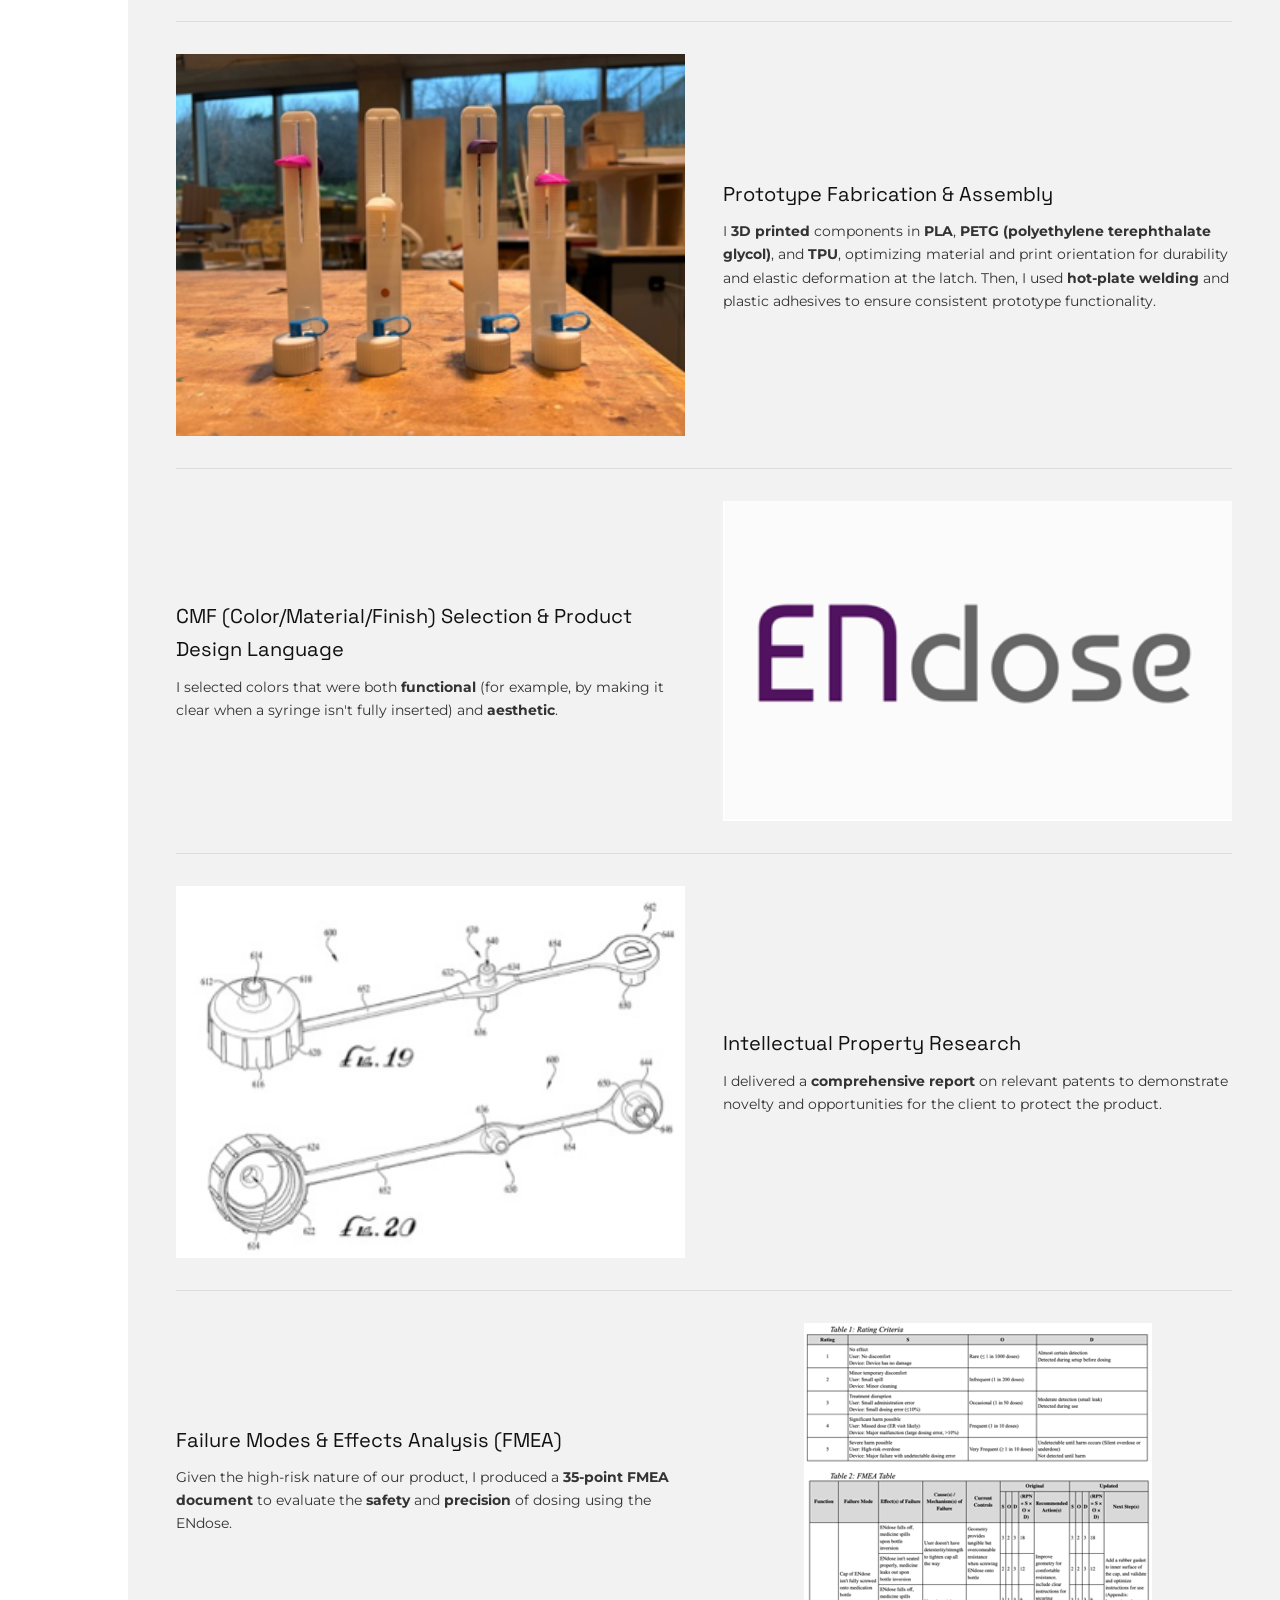
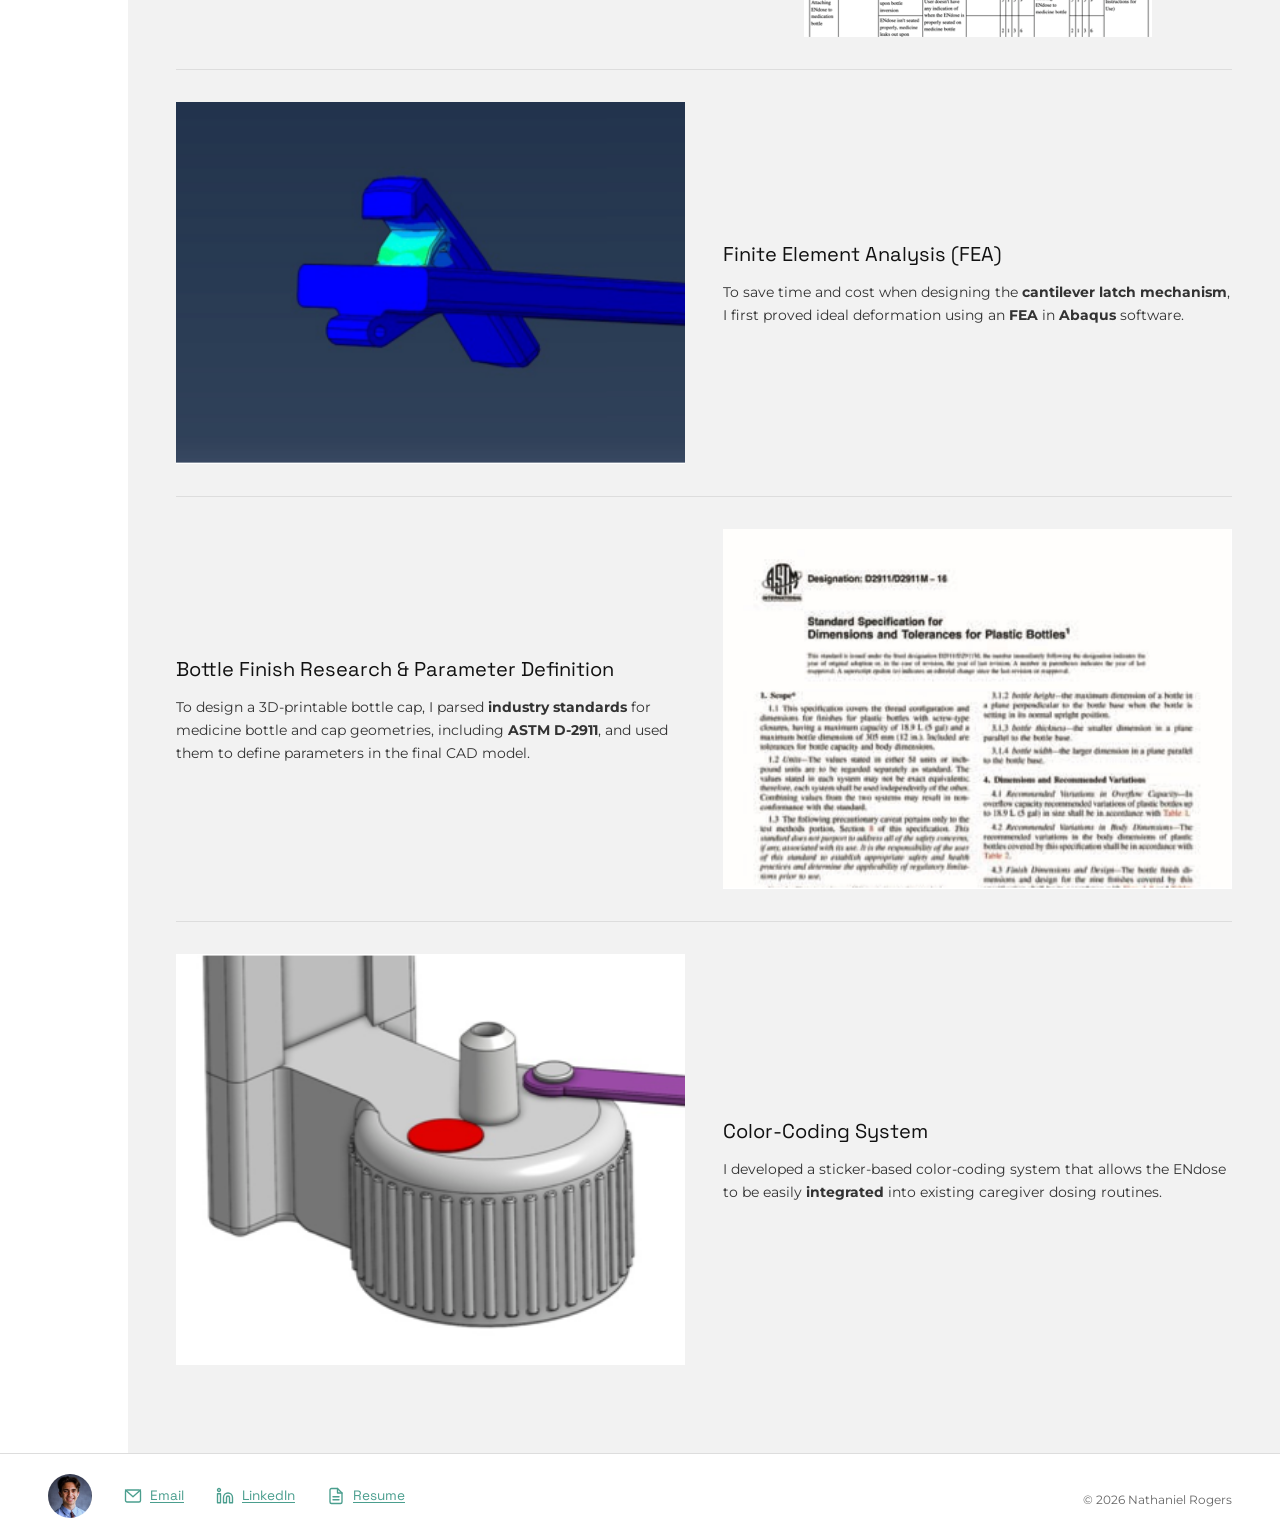
<file: endose.html>
<!DOCTYPE html>
<html lang="en">
<head>
  <meta charset="UTF-8" />
  <meta name="viewport" content="width=device-width, initial-scale=1.0" />
  <title>ENdose — Nathaniel Rogers</title>
  <link rel="preconnect" href="https://fonts.googleapis.com">
  <link rel="preconnect" href="https://fonts.gstatic.com" crossorigin>
  <link href="https://fonts.googleapis.com/css2?family=Space+Grotesk:wght@300..700&family=Space+Mono:ital,wght@0,400;0,700;1,400;1,700&display=swap" rel="stylesheet">
  <link rel="preconnect" href="https://fonts.googleapis.com">
  <link rel="preconnect" href="https://fonts.gstatic.com" crossorigin>
  <link href="https://fonts.googleapis.com/css2?family=Montserrat:ital,wght@0,100..900;1,100..900&display=swap" rel="stylesheet">
  <link rel="stylesheet" href="css/style.css" />
  <link rel="icon" type="image/png" href="./images/icon.png">
</head>
<body>

  <!-- ── Navigation ─────────────────────────────────────────── -->
  <nav class="site-nav">
    <div class="nav-inner">
      <a href="index.html" class="nav-logo">
        <img src="./images/logo_small.png" 
          alt="Logo"
          height="60"
          width="60"
        />
      </a>
      <ul class="nav-links">
        <li><a href="index.html">Home</a></li>
        <li><a href="medical-devices.html" class="active">Medical Devices</a></li>
        <li><a href="about.html">About Me</a></li>
      </ul>
    </div>
  </nav>

  <!-- ── Back Arrow ─────────────────────────────────────────── -->
  <div style="background-color: var(--teal);">
    <a href="medical-devices.html" class="back-arrow" style="margin-bottom: 1rem;display:inline-flex;align-items:center;gap:6px;font-size:0.9rem;color:var(--black);">
      &#8826; Back
    </a>
  </div>

  <!-- ── Project Hero ───────────────────────────────────────── -->
  <section style="background: var(--teal);">
    <div class="project-hero-grid">

      <!-- Left: body region illustration -->
      <div class="project-hero-img">
        <!-- <img src="./images/endose/endose_silhouette.png" alt="ENdose Silhouette" />
        <span class="project-dot project-dot--large" style="top: 40%; left: 55%;"></span> -->
        <img src="./images/endose/endose_render_large.png" alt="ENdose CAD render" />
      </div>

      <!-- Right: title block -->
      <div class="project-hero-text">
        <div>
          <h1 class="project-title">ENdose*</h1>
        </div>
        <p class="project-subtitle">
          *Improving accuracy and precision in at-home 
          liquid medicine administration.
        </p>
      </div>

    </div>
  </section>

  <!-- ── Skill Tags Bar ─────────────────────────────────────── -->
  <div class="skill-bar fade-in">
    <div class="skill-bar-inner">
      <span class="skill-bar-label">Key Skills:</span>
      <span class="skill-tag skill-tag--black">Mechanical Design</span>
      <span class="skill-tag skill-tag--black">Systems Thinking</span>
      <span class="skill-tag skill-tag--black">FMEA</span>
      <span class="skill-tag skill-tag--grey">Tolerance Analysis</span>
      <span class="skill-tag skill-tag--grey">Intellectual Property Research</span>
      <span class="skill-tag skill-tag--grey">Rendering</span>
    </div>
  </div>

  <!-- ── Story Container: Left vertical rail + content wrapper ── -->
  <div class="story-container">
    <nav class="vertical-rail" aria-label="Section navigation">
      <a href="#" class="rail-link" data-target="challenge">The Challenge</a>
      <a href="#" class="rail-link" data-target="product">The Product</a>
      <a href="#" class="rail-link" data-target="role">My Role</a>
    </nav>

    <div class="story-content-wrapper">

  <!-- ════════════════════════════════════════════════════════
    SECTION 1: The Problem
    ════════════════════════════════════════════════════════ -->
  <section id="challenge" class="section story-section">
    <span>
      <!-- STICKY VERTICAL NAV BAR -->
    </span>
    <span><div class="section-inner">
      <div class="two-col">

        <!-- Left: text -->
        <div>
          <div class="section-marker">
            <span class="asterisk">*</span>
            <h2 class="section-heading">The Transition from Parent to Parent-Caregiver</h2>
          </div>

          <div class="prose">
            <p>
              Upon discharge from <strong>Lurie Children's Hospital</strong>, parents of
              medically complex pediatric patients are required to assume the responsibility
              of organizing and administering precise doses of medication under strict scheduling.
            </p>
            <p>
              To administer these doses, they use tools like <strong>ENFit syringes</strong>,
              which seal tightly to their children's gastric tubes (<strong>G-tubes</strong>)
              to deliver both food and liquid medicine. Through 6+ hours of
              <strong>interviews</strong> with parent-caregivers and medical professionals,
              we distilled three key pain points:
            </p>
            <ol>
              <li>
                The markings on the caregivers' syringes rub off after as few as ten uses,
                when they need to last <strong>three times</strong> that long.
              </li>
              <li>
                Caregivers are left to improvise organizational solutions for
                <strong>matching the right dose, syringe, bottle, and time of day</strong>.
              </li>
              <li>
                Non-medically trained parents frequently draw <strong>imprecise</strong> or <strong>inaccurate</strong>
                doses.
              </li>
            </ol>
            <p>
              Mistakes caused by either of these two challenges could lead to
              <strong>unnecessary confusion</strong> at best, and a
              <strong>health crisis</strong> for the child at worst.
            </p>
          </div>
        </div>

        <!-- Right: images -->
        <div style="display:flex; flex-direction:column; gap:1.5rem;">
          <div class="project-image">
            <!-- REPLACE: photo of 3 mL ENFit syringe with worn markings -->
            <img src="./images/endose/rubbed_marking_syringe.png" style ="width:clamp(200px, 70%, 400px);" alt="3 mL ENFit syringe with worn markings">
            <p class="caption">3 mL ENFit syringe with worn markings</p>
          </div>
          <div class="project-image">
             <!-- REPLACE: photo of parent-caregiver's disorganized kitchen "pharmacy" drawer -->
            <!-- REPLACE: photo of parent-caregiver's disorganized kitchen "pharmacy" drawer -->
            <img src="./images/endose/kitchen_pharmacy_drawer.png" style ="width:clamp(200px, 70%, 400px);" alt="Parent-caregiver's disorganized kitchen 'pharmacy' drawer">
            <p class="caption">Actual parent-caregiver's kitchen "pharmacy" drawer</p>
          </div>
        </div>

      </div>
    </div>
    </span>
  </section>

    <!-- ════════════════════════════════════════════════════════
      SECTION 2: The Solution
      ════════════════════════════════════════════════════════ -->
    <section id="product" class="section grey story-section">
    <div class="section-inner">

      <div class="section-marker">
        <span class="asterisk">*</span>
        <h2 class="section-heading">Simplifying the Dosing Process with the ENdose</h2>
      </div>

      <div class="prose" style="margin-bottom:2rem;">
        <p>
          The solution I designed and built with my team was the <strong>ENdose</strong>. The ENdose screws
          directly onto caregivers' medicine bottles, connects the syringe to the bottle using a
          liquid-tight port, and uses a <strong>mechanical limiter</strong> to physically stop
          movement of a syringe plunger at exactly the right height for a given dose of medicine.
        </p>
      </div>

      <!-- Three product images -->
      <div class="three-col" style="margin-bottom:2.5rem;">
        <div>
          <!-- REPLACE: render of ENdose in folded storage position (SolidWorks Visualize) -->
          <div class="teal-framed">
            <img src="./images/endose/endose_folded.png" style="width:100%; height:auto;" alt="ENdose folded in storage position (SolidWorks Visualize render)">
          </div>
          <p class="caption">ENdose folded in storage position<br>(Render using SolidWorks Visualize)</p>
        </div>
        <div>
          <!-- REPLACE: photo of ENdose in use on a medicine bottle -->
          <div class="teal-framed">
            <img src="./images/endose/endose_in_use.png" style="width:100%; height:auto;" alt="ENdose in use on a medicine bottle (photo)">
          </div>
          <p class="caption">Usage of the ENdose<br>(PLA [Polylactic Acid] Prototype)</p>
        </div>
        <div>
          <!-- REPLACE: render of ENdose upright in usage position (SolidWorks Visualize) -->
          <div class="teal-framed">
            <img src="./images/endose/endose_upright.png" style="width:100%; height:auto;" alt="ENdose upright in usage position (SolidWorks Visualize render)">
          </div>
          <p class="caption">ENdose upright in usage position<br>(Render using SolidWorks Visualize)</p>
        </div>
      
      </div>
      <p style="font-style: italic;">Read more about the ENdose in our 
        <a class="about-link" href="supporting_docs/Report_Medication_Dosing_ENdose.pdf" target="_blank" style="text-decoration: underline;">final report</a> 
        or <a class="about-link" href="supporting_docs/Presentation_Medication_Dosing_ENdose.pdf" target="_blank" style="text-decoration: underline;">final presentation</a>.
      </p>

    </section>
    <section class="section white">
      <!-- Features grid -->
      <div class="heading-block">
        <h2 class="section-heading">Features</h2>
      </div>

      <div class="features-grid">
        <div class="feature-card">
          <h4>Push-and-Turn Cap</h4>
          <!-- REPLACE: CAD render/photo of push-and-turn cap mechanism (cross-section) -->
          <div class="teal-framed">
            <img src="./images/endose/cap_cross_section.png" style="width:clamp(150px, 100%, 300px); height:auto;" alt="Push-and-turn cap mechanism (cross-section render or photo)">
          </div>
        </div>
        <div class="feature-card">
          <h4>Parametric Sizing</h4>
          <!-- REPLACE: screenshot of OnShape variable table + CAD geometry for parametric model -->
          <div class="teal-framed">
            <img src="./images/endose/parametric_sizing_cap.png" style="width:clamp(150px, 100%, 300px); height:auto;" alt="OnShape variable table and CAD geometry for parametric model">
          </div>
        </div>
        <div class="feature-card">
          <h4>Flexible TPU (Thermoplastic Polyurethane) Plug</h4>
          <!-- REPLACE: photo of flexible TPU plug on colored prototype -->
          <div class="teal-framed">
            <img src="./images/endose/flexible_plug.png" style="width:clamp(150px, 100%, 300px); height:auto;" alt="Flexible TPU plug on colored prototype (photo)">
          </div>
        </div>
        <div class="feature-card">
          <h4>Enclosed Compression Spring</h4>
          <!-- REPLACE: CAD cross-section showing enclosed spring mechanism -->
          <div class="teal-framed">
            <img src="./images/endose/compression_spring.png" style="width:clamp(150px, 100%, 300px); height:auto;" alt="CAD cross-section showing enclosed spring mechanism (render or photo)">
          </div>
        </div>
        <div class="feature-card">
          <h4>Hinge &amp; Cantilever Latch</h4>
          <!-- REPLACE: CAD render of hinge and cantilever latch mechanism -->
          <div class="teal-framed">
            <img src="./images/endose/hinge_latch.png" style="width:clamp(150px, 100%, 300px); height:auto;" alt="CAD render of hinge and cantilever latch mechanism">
          </div>
        </div>
        <div class="feature-card">
          <h4>Color Choice for User Confidence</h4>
          <!-- REPLACE: CAD render showing color scheme / CMF of the ENdose -->
          <div class="teal-framed">
            <img src="./images/endose/color_choice.png" style="width:clamp(150px, 100%, 300px); height:auto;" alt="CAD render showing color scheme and CMF of the ENdose">
          </div>
        </div>
      </div>

    </section>

    <!-- ════════════════════════════════════════════════════════
      SECTION 3: My Contributions
      ════════════════════════════════════════════════════════ -->
    <section id="role" class="section grey story-section">
    <div class="section-inner">

      <div class="heading-block">
        <h2 class="section-heading">My Contributions</h2>
      </div>

      <!-- Contribution 1 -->
      <div class="contribution">
        <div class="contribution-text">
          <h3>Complete Physical Product Design</h3>
          <p>
            Through dozens of rounds of rapid prototyping, I integrated
            <strong>user and expert feedback</strong> to physically sculpt the
            ENdose into a safe, user-friendly dosing tool.
          </p>
        </div>
        <div>
          <!-- REPLACE: photo or render of ENdose final prototype -->
          <img src="./images/endose/endose_final_prototype.png" style="height:100%; width:auto;" alt="Final ENdose prototype (render)">
        </div>
      </div>

      <!-- Contribution 2 (flipped) -->
      <div class="contribution flip">
        <div class="contribution-text">
          <h3>CAD &amp; Rendering</h3>
          <p>
            To save unnecessary build phases, I used digital
            <strong>product visualization</strong> through tools like
            <strong>OnShape CAD</strong> and <strong>SolidWorks Visualize</strong>
            to evaluate ideas and present results.
          </p>
        </div>
        <div>
          <!-- REPLACE: dark-background CAD render (e.g., green tinted OnShape view) -->
          <img src="./images/endose/cad_rendering.png" style="width:100%; height:auto;" alt="Dark-background CAD render (e.g., green tinted OnShape view)">
        </div>
      </div>

      <!-- Contribution 3 -->
      <div class="contribution">
        <div class="contribution-text">
          <h3>Tolerance Analysis</h3>
          <p>
            I conducted a <strong>root-mean-square tolerance analysis</strong>
            on the final assembly to gauge dosing precision across hypothetical
            <strong>injection-molded</strong> polycarbonate units.
          </p>
        </div>
        <div>
          <!-- REPLACE: screenshot of tolerance analysis table (Excel/Word document) -->
          <img src="./images/endose/tolerance_analysis.png" style="width:100%; height:auto;" alt="Screenshot of tolerance analysis table (Excel or Word document)">
        </div>
      </div>

      <!-- Contribution 4 (flipped) -->
      <div class="contribution flip">
        <div class="contribution-text">
          <h3>Prototype Fabrication &amp; Assembly</h3>
          <p>
            I <strong>3D printed</strong> components in <strong>PLA</strong>,
            <strong>PETG (polyethylene terephthalate glycol)</strong>, and <strong>TPU</strong>, optimizing material
            and print orientation for durability and elastic deformation at the
            latch. Then, I used <strong>hot-plate welding</strong> and plastic
            adhesives to ensure consistent prototype functionality.
          </p>
        </div>
        <div>
          <!-- REPLACE: photo of multiple 3D printed ENdose prototypes on workbench -->
          <img src="./images/endose/fabricated_endoses.png" style="width:100%; height:auto;" alt="Multiple 3D printed ENdose prototypes on workbench (photo)">
        </div>
      </div>

      <!-- Contribution 5 -->
      <div class="contribution">
        <div class="contribution-text">
          <h3>CMF (Color/Material/Finish) Selection &amp; Product Design Language</h3>
          <p>
            I selected colors that were both <strong>functional</strong>
            (for example, by making it clear when a syringe isn't fully inserted)
            and <strong>aesthetic</strong>.
          </p>
        </div>
        <div>
          <!-- REPLACE: ENdose wordmark / brand logo lockup -->
          <img src="./images/endose/endose_logo.png" style="width:100%; height:auto;" alt="ENdose wordmark and brand logo lockup (render or photo)">
        </div>
      </div>

      <!-- Contribution 6 (flipped) -->
      <div class="contribution flip">
        <div class="contribution-text">
          <h3>Intellectual Property Research</h3>
          <p>
            I delivered a <strong>comprehensive report</strong> on relevant
            patents to demonstrate novelty and opportunities for the client to
            protect the product.
          </p>
        </div>
        <div>
          <!-- REPLACE: patent drawing / USPTO figure excerpt -->
          <img src="./images/endose/endose_relevant_patents.png" style="width:100%; height:auto;" alt="Patent drawing or USPTO figure excerpt (screenshot or render)">
        </div>
      </div>

      <!-- FMEA -->
      <div class="contribution">
        <div class="contribution-text">
          <h3>Failure Modes &amp; Effects Analysis (FMEA)</h3>
          <p>
            Given the high-risk nature of our product, I produced a
            <strong>35-point FMEA document</strong> to evaluate the
            <strong>safety</strong> and <strong>precision</strong> of dosing
            using the ENdose.
          </p>
        </div>
        <div>
          <!-- REPLACE: screenshot of FMEA table (rating criteria + FMEA rows) -->
          <img src="./images/endose/endose_fmea.png" style="height:100%; width:auto;" alt="Screenshot of FMEA table (showing rating criteria and rows of the FMEA)">
        </div>
      </div>

      <!-- FEA (flipped) -->
      <div class="contribution flip">
        <div class="contribution-text">
          <h3>Finite Element Analysis (FEA)</h3>
          <p>
            To save time and cost when designing the
            <strong>cantilever latch mechanism</strong>, I first proved ideal
            deformation using an <strong>FEA</strong> in <strong>Abaqus</strong> software.
          </p>
        </div>
        <div>
          <!-- REPLACE: Abaqus FEA screenshot showing stress/deformation on cantilever latch -->
          <img src="./images/endose/endose_fea.png" style="width:100%; height:auto;" alt="Abaqus FEA screenshot showing stress and deformation on cantilever latch mechanism">
        </div>
      </div>

      <!-- Bottle Finish Research -->
      <div class="contribution">
        <div class="contribution-text">
          <h3>Bottle Finish Research &amp; Parameter Definition</h3>
          <p>
            To design a 3D-printable bottle cap, I parsed
            <strong>industry standards</strong> for medicine bottle and cap
            geometries, including <strong>ASTM D-2911</strong>, and used them
            to define parameters in the final CAD model.
          </p>
        </div>
        <div>
          <!-- REPLACE: screenshot of ASTM D2911 standard document page -->
          <img src="./images/endose/astm_standard.png" style="width:100%; height:auto;" alt="Screenshot of ASTM D2911 standard document page (showing bottle finish specifications)">
        </div>
      </div>

      <!-- Color Coding (flipped) -->
      <div class="contribution flip">
        <div class="contribution-text">
          <h3>Color-Coding System</h3>
          <p>
            I developed a sticker-based color-coding system that allows the ENdose
            to be easily <strong>integrated</strong> into existing caregiver dosing routines.
          </p>
        </div>
        <div>
          <!-- REPLACE: CAD render or photo showing color-coded sticker dots on ENdose cap -->
          <img src="./images/endose/color_coding.png" style="width:100%; height:auto;" alt="CAD render or photo showing color-coded sticker dots on ENdose cap">
        </div>
      </div>
    </div>
  </section>

    <!-- ── Footer ─────────────────────────────────────────────── -->
      </div><!-- /.story-content-wrapper -->
    </div><!-- /.story-container -->

    <!-- ── Footer ─────────────────────────────────────────────── -->
  <footer class="site-footer">
    <div class="footer-inner">
      <div class="footer-photo">
        <!-- REPLACE: circular headshot photo -->
        <img
          src="./images/nathaniel_rogers_headshot_small.jpg" 
          alt="Photo"
          class="square"
          style="width:44px;height:44px;"
        />    
      </div>

      <a href="mailto:nrogers@u.northwestern.edu" class="footer-link">
        <!-- envelope icon -->
        <svg class="footer-icon" viewBox="0 0 24 24" fill="none" stroke="currentColor" stroke-width="1.8" stroke-linecap="round" stroke-linejoin="round">
          <rect x="2" y="4" width="20" height="16" rx="2"/>
          <polyline points="2,4 12,13 22,4"/>
        </svg>
        Email
      </a>

      <a href="https://www.linkedin.com/in/nathaniel-r0gers/" target="_blank" rel="noopener" class="footer-link">
        <!-- linkedin icon -->
        <svg class="footer-icon" viewBox="0 0 24 24" fill="none" stroke="currentColor" stroke-width="1.8" stroke-linecap="round" stroke-linejoin="round">
          <path d="M16 8a6 6 0 0 1 6 6v7h-4v-7a2 2 0 0 0-2-2 2 2 0 0 0-2 2v7h-4v-7a6 6 0 0 1 6-6z"/>
          <rect x="2" y="9" width="4" height="12"/>
          <circle cx="4" cy="4" r="2"/>
        </svg>
        LinkedIn
      </a>

      <a href="supporting_docs/Nathaniel_Rogers_Resume.pdf" target="_blank" rel="noopener" class="footer-link">
        <!-- document file icon -->
        <svg class="footer-icon" viewBox="0 0 24 24" fill="none" stroke="currentColor" stroke-width="1.8" stroke-linecap="round" stroke-linejoin="round">
          <path d="M14 2H6a2 2 0 0 0-2 2v16a2 2 0 0 0 2 2h12a2 2 0 0 0 2-2V8z"/>
          <polyline points="14 2 14 8 20 8"/>
          <line x1="16" y1="13" x2="8" y2="13"/>
          <line x1="16" y1="17" x2="8" y2="17"/>
        </svg>
        Resume
      </a>

      <!-- copyright notice on far right of footer -->
      <span class="footer-copyright">
        &copy; 2026 Nathaniel Rogers
      </span>

    </div>
  </footer>


  <script src="js/nav.js"></script>
  <script>
    (function(){
      function onReady(fn){
        if(document.readyState !== 'loading') fn();
        else document.addEventListener('DOMContentLoaded', fn);
      }

      onReady(function(){
        var fadeEls = document.querySelectorAll('.fade-in, .contribution');
        if(!fadeEls || fadeEls.length === 0) return;

        var io = new IntersectionObserver(function(entries){
          entries.forEach(function(entry){
            if(entry.isIntersecting){
              entry.target.classList.add('visible');
              io.unobserve(entry.target);
            }
          });
        }, { threshold: 0.12 });

        fadeEls.forEach(function(node){ io.observe(node); });
      });
    })();
  </script>
</body>
</html>
</file>
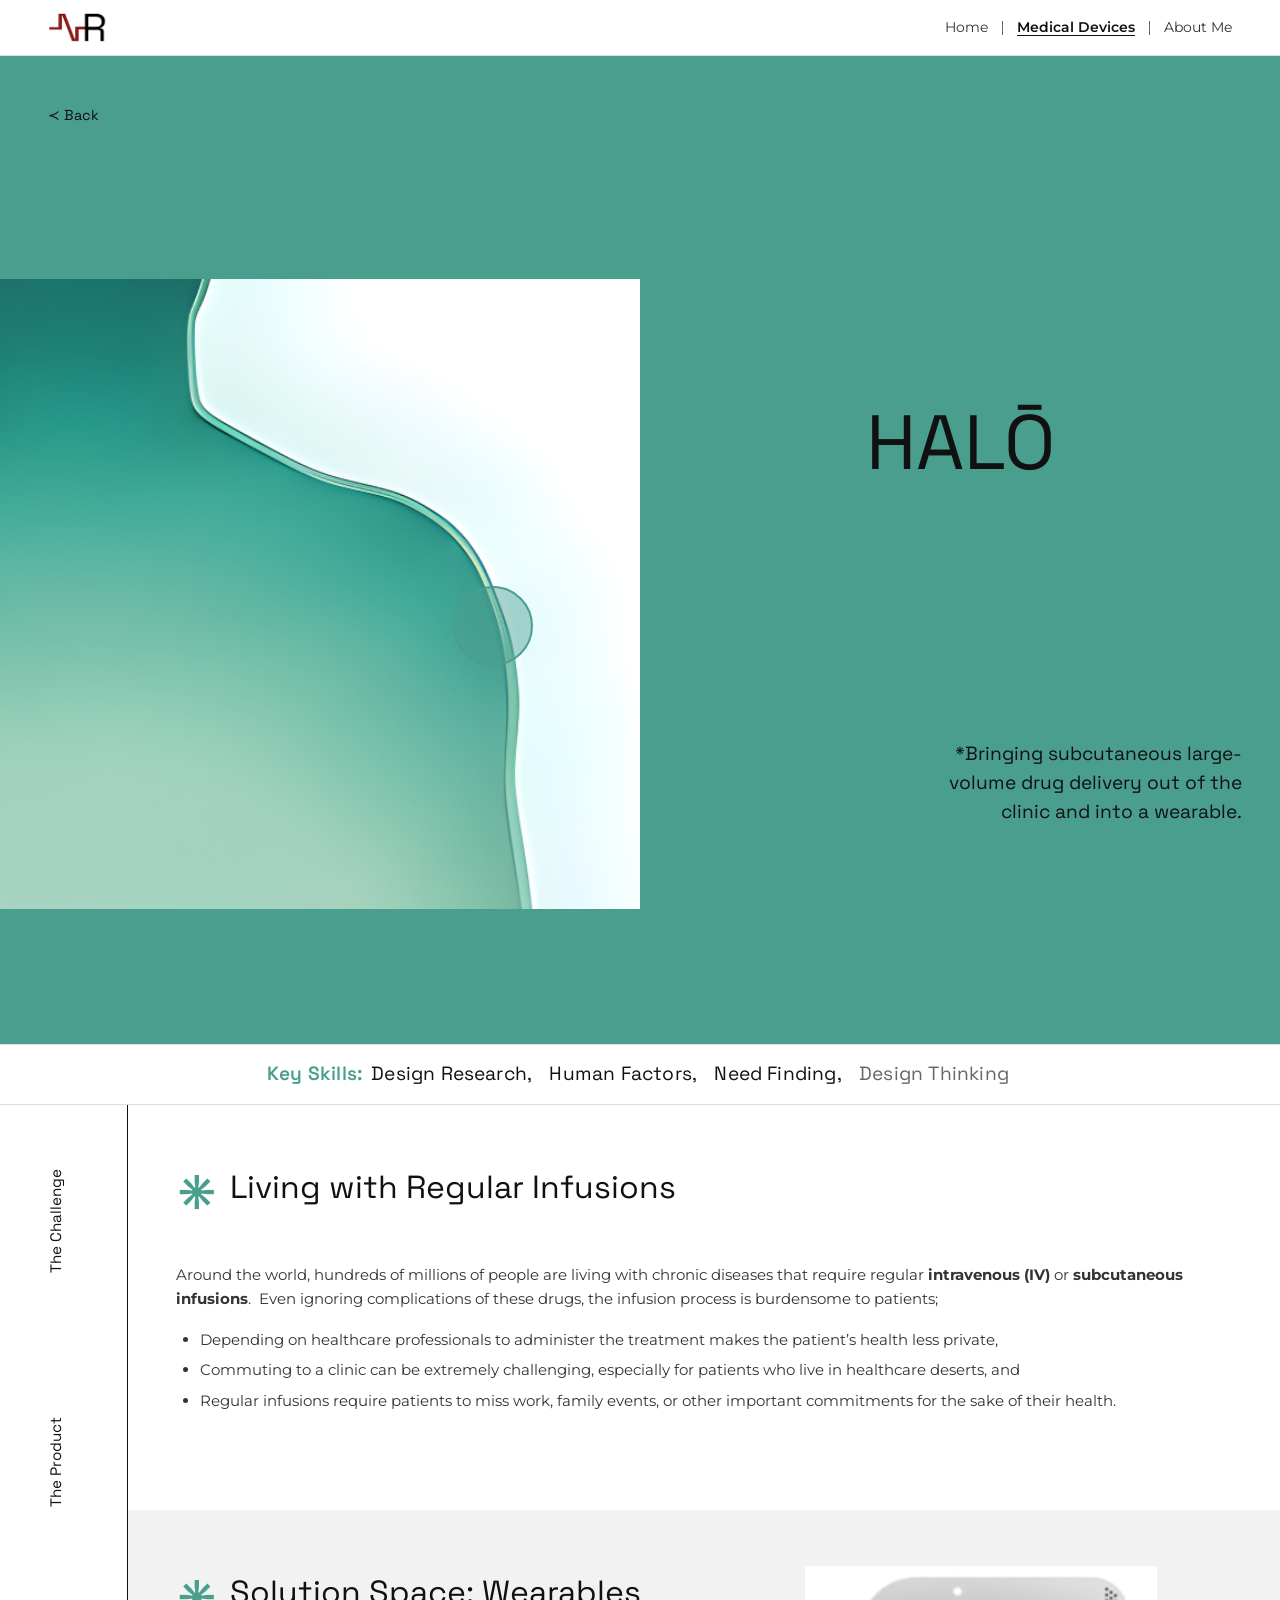
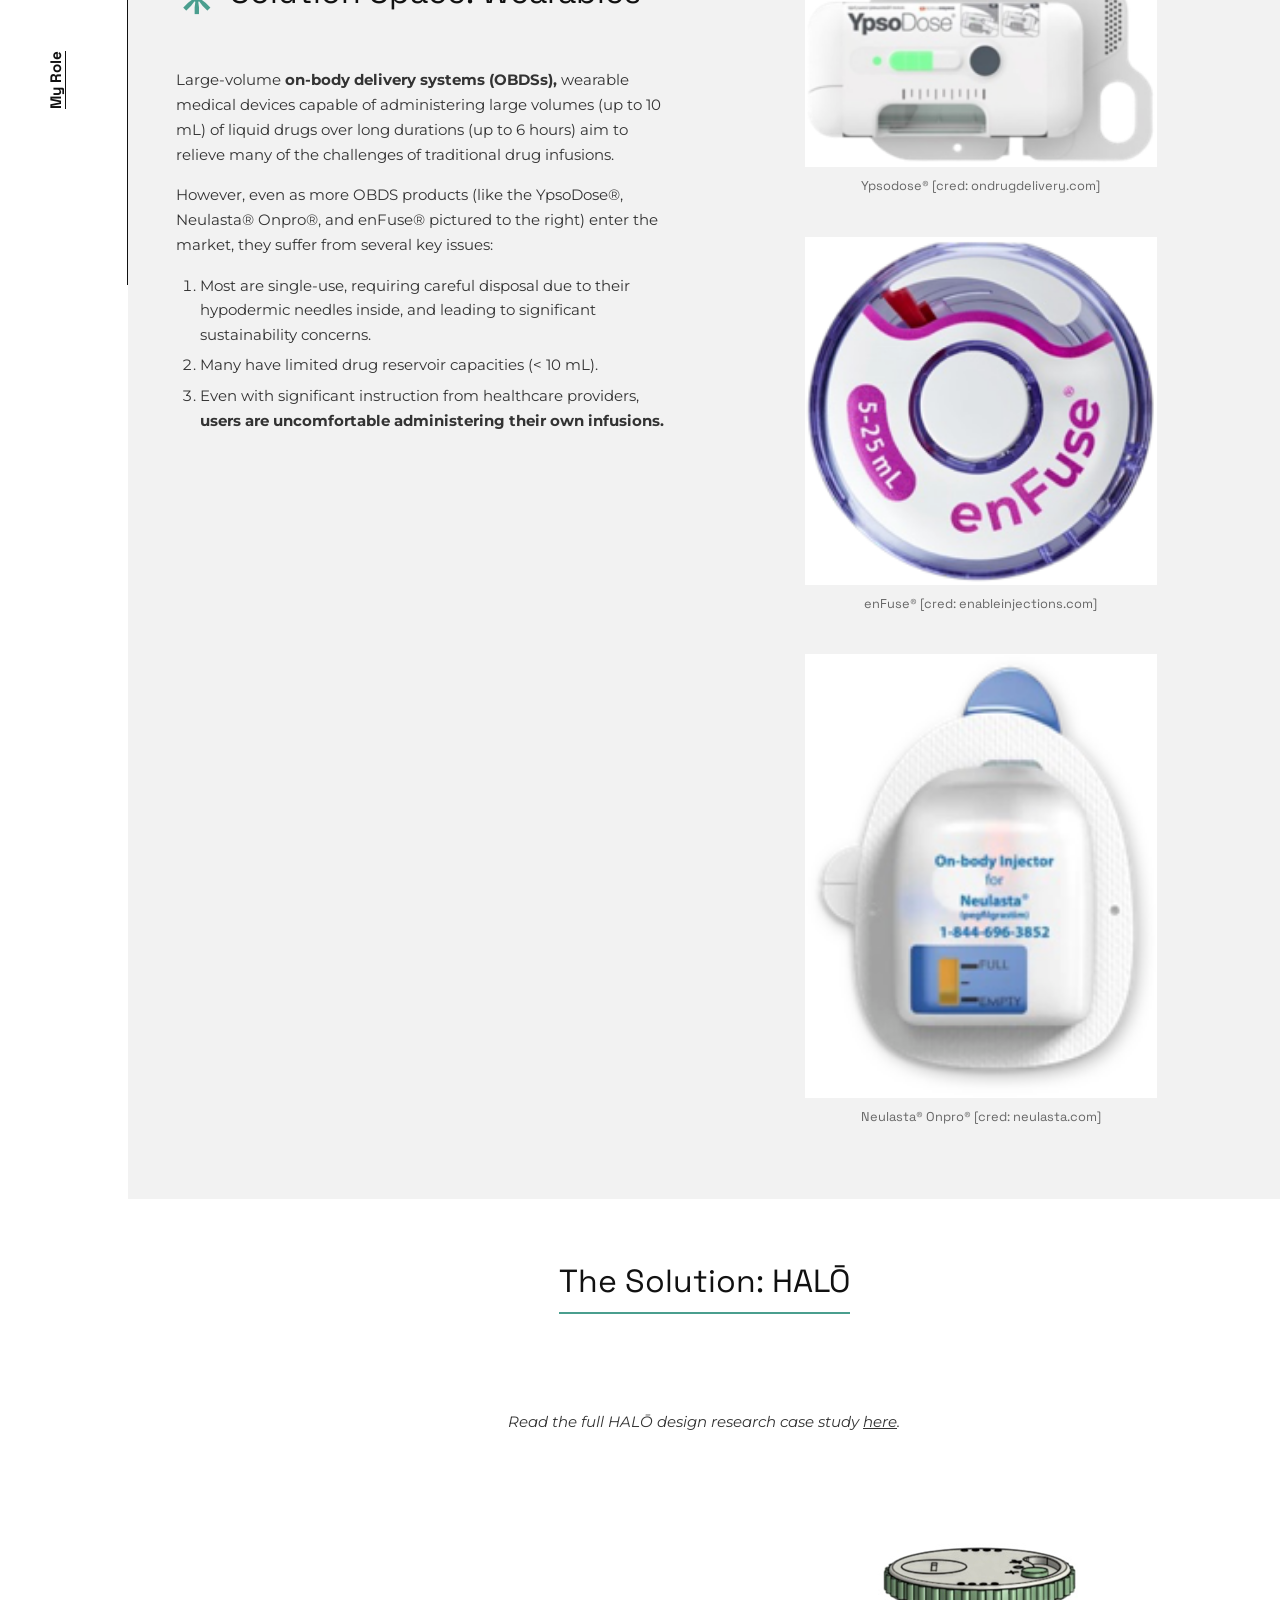
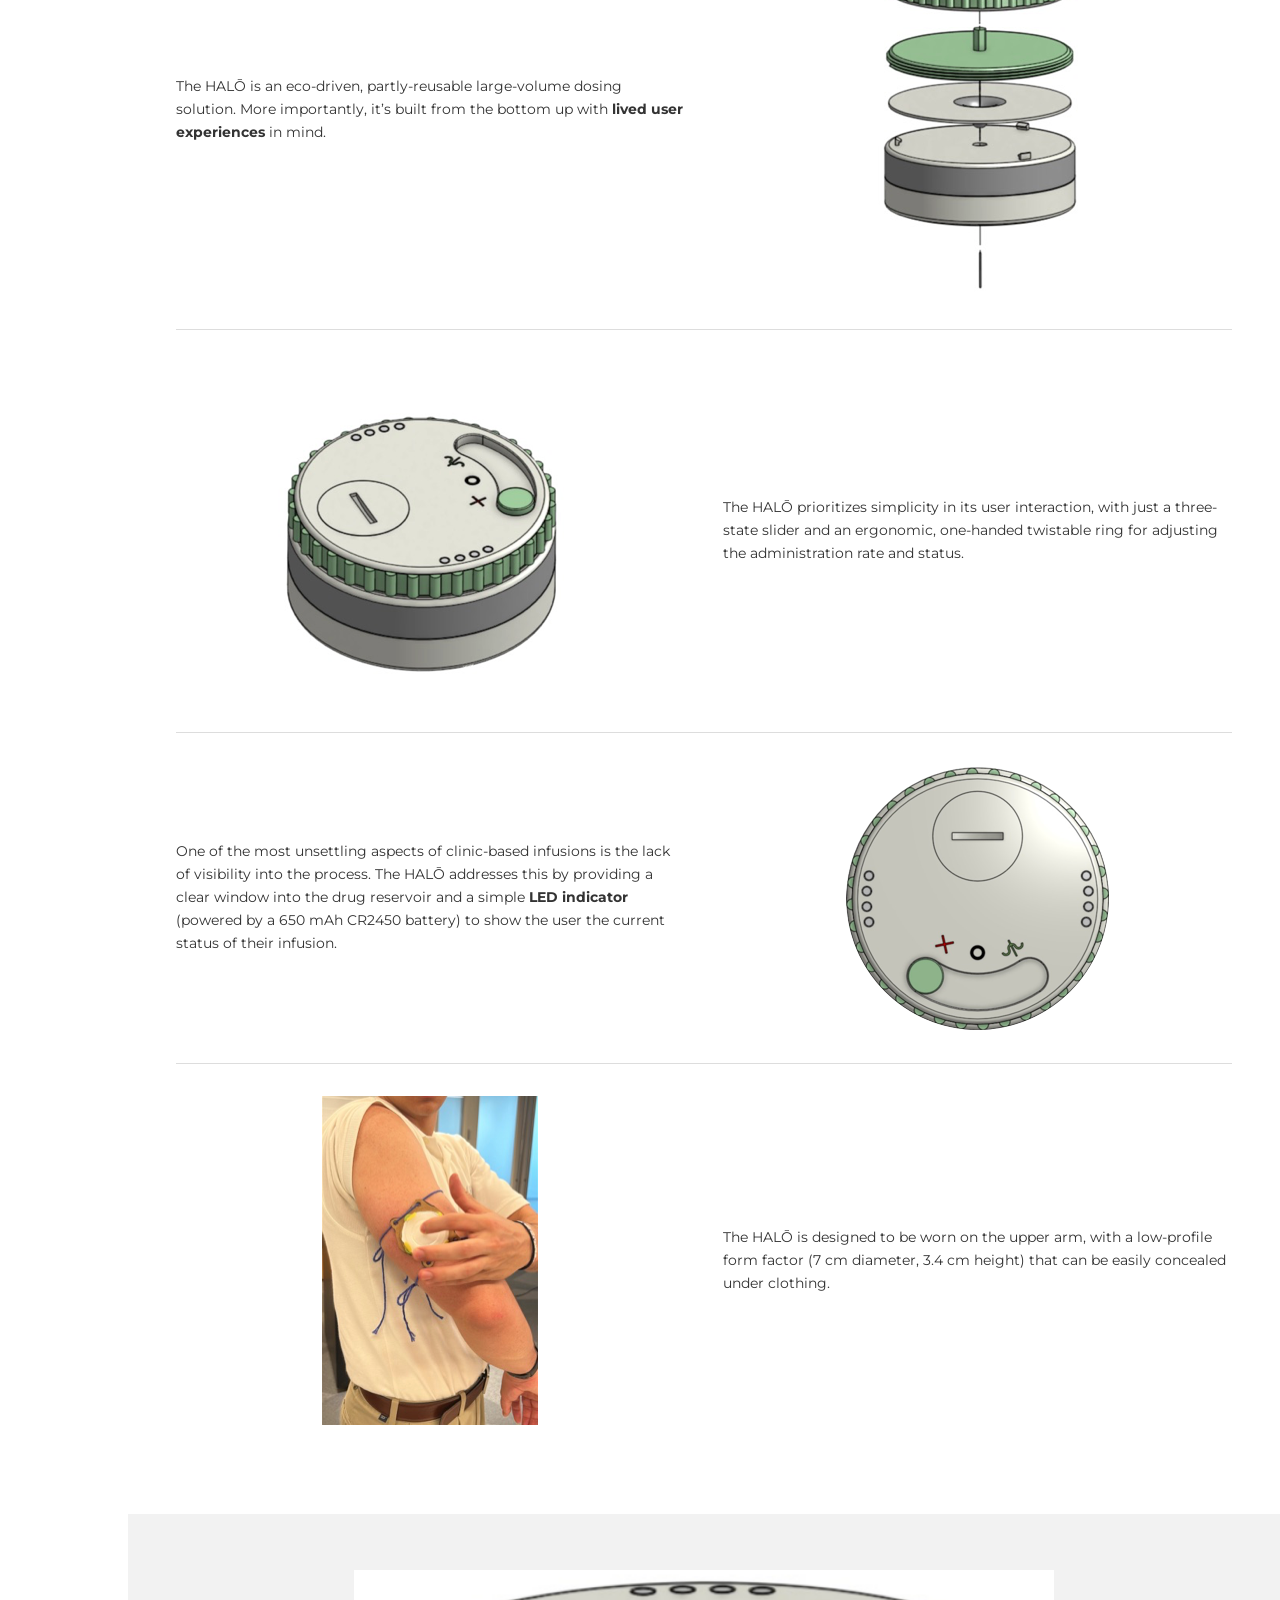
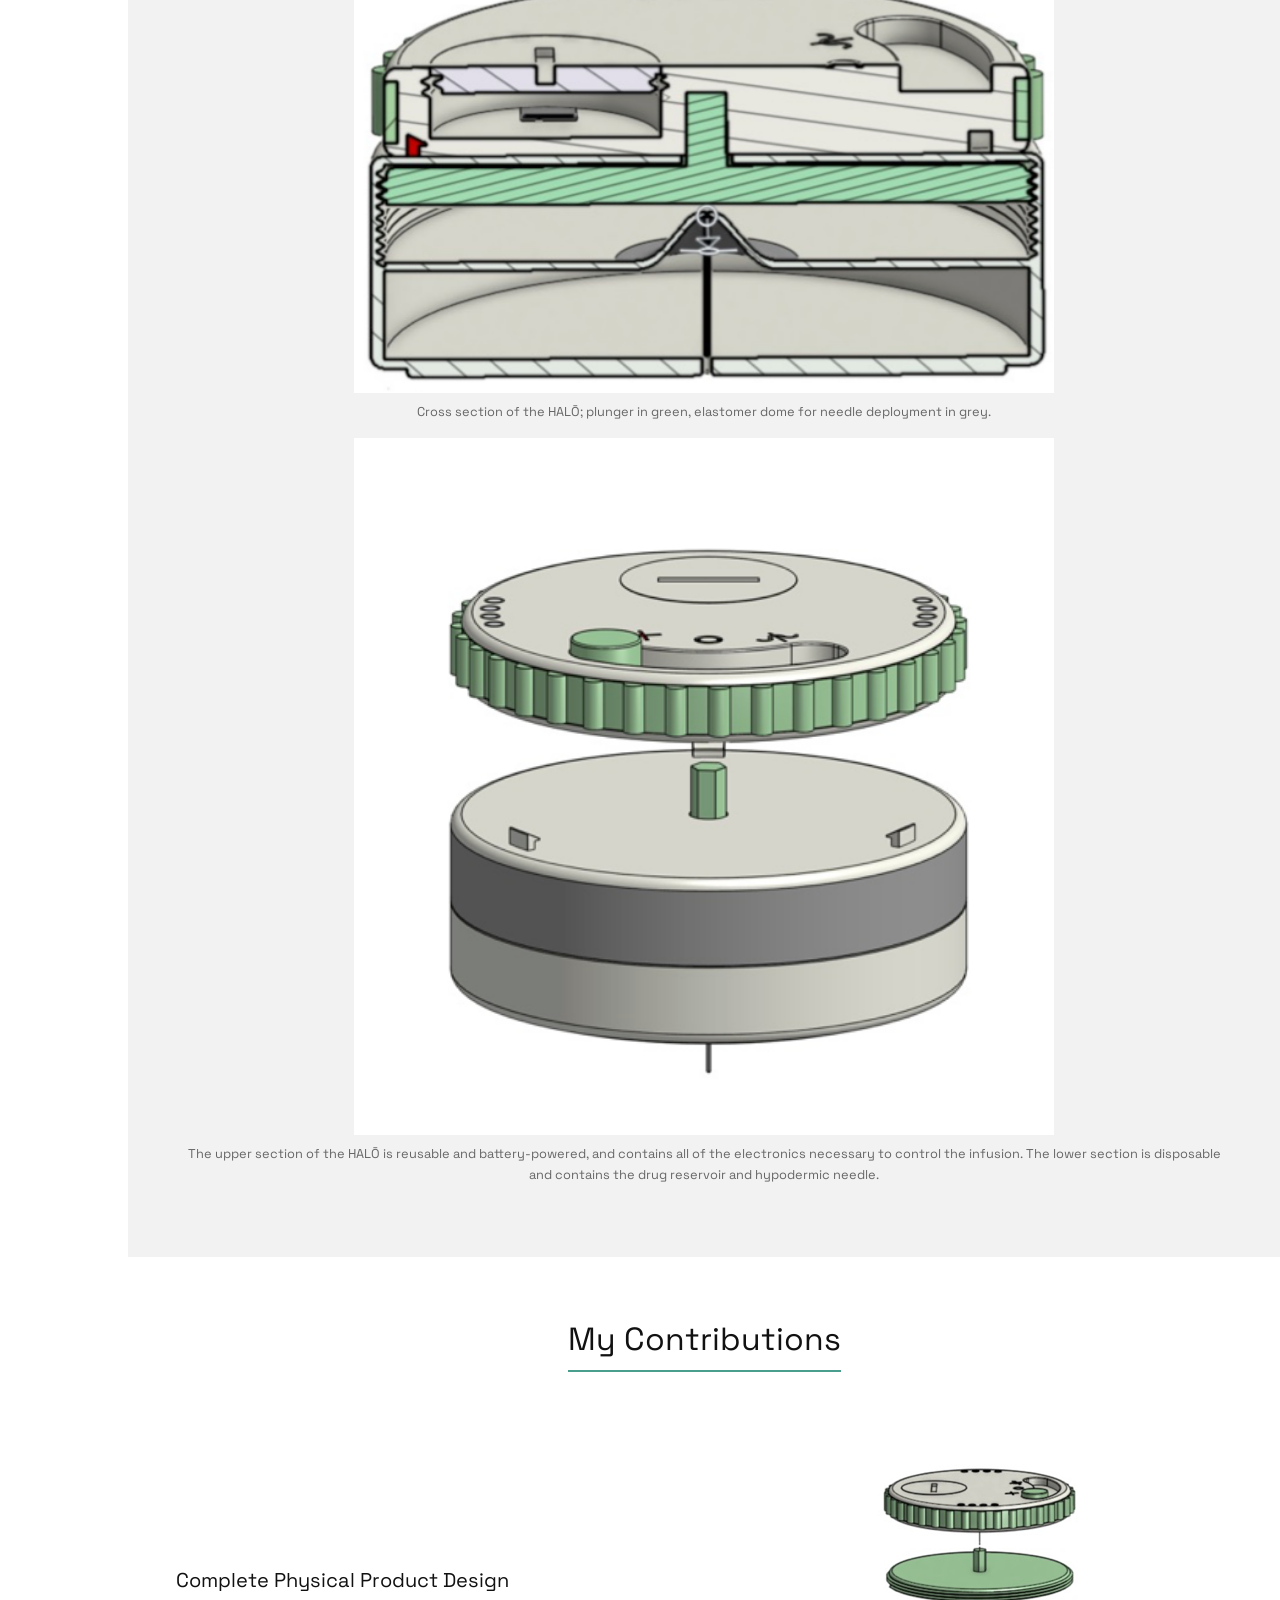
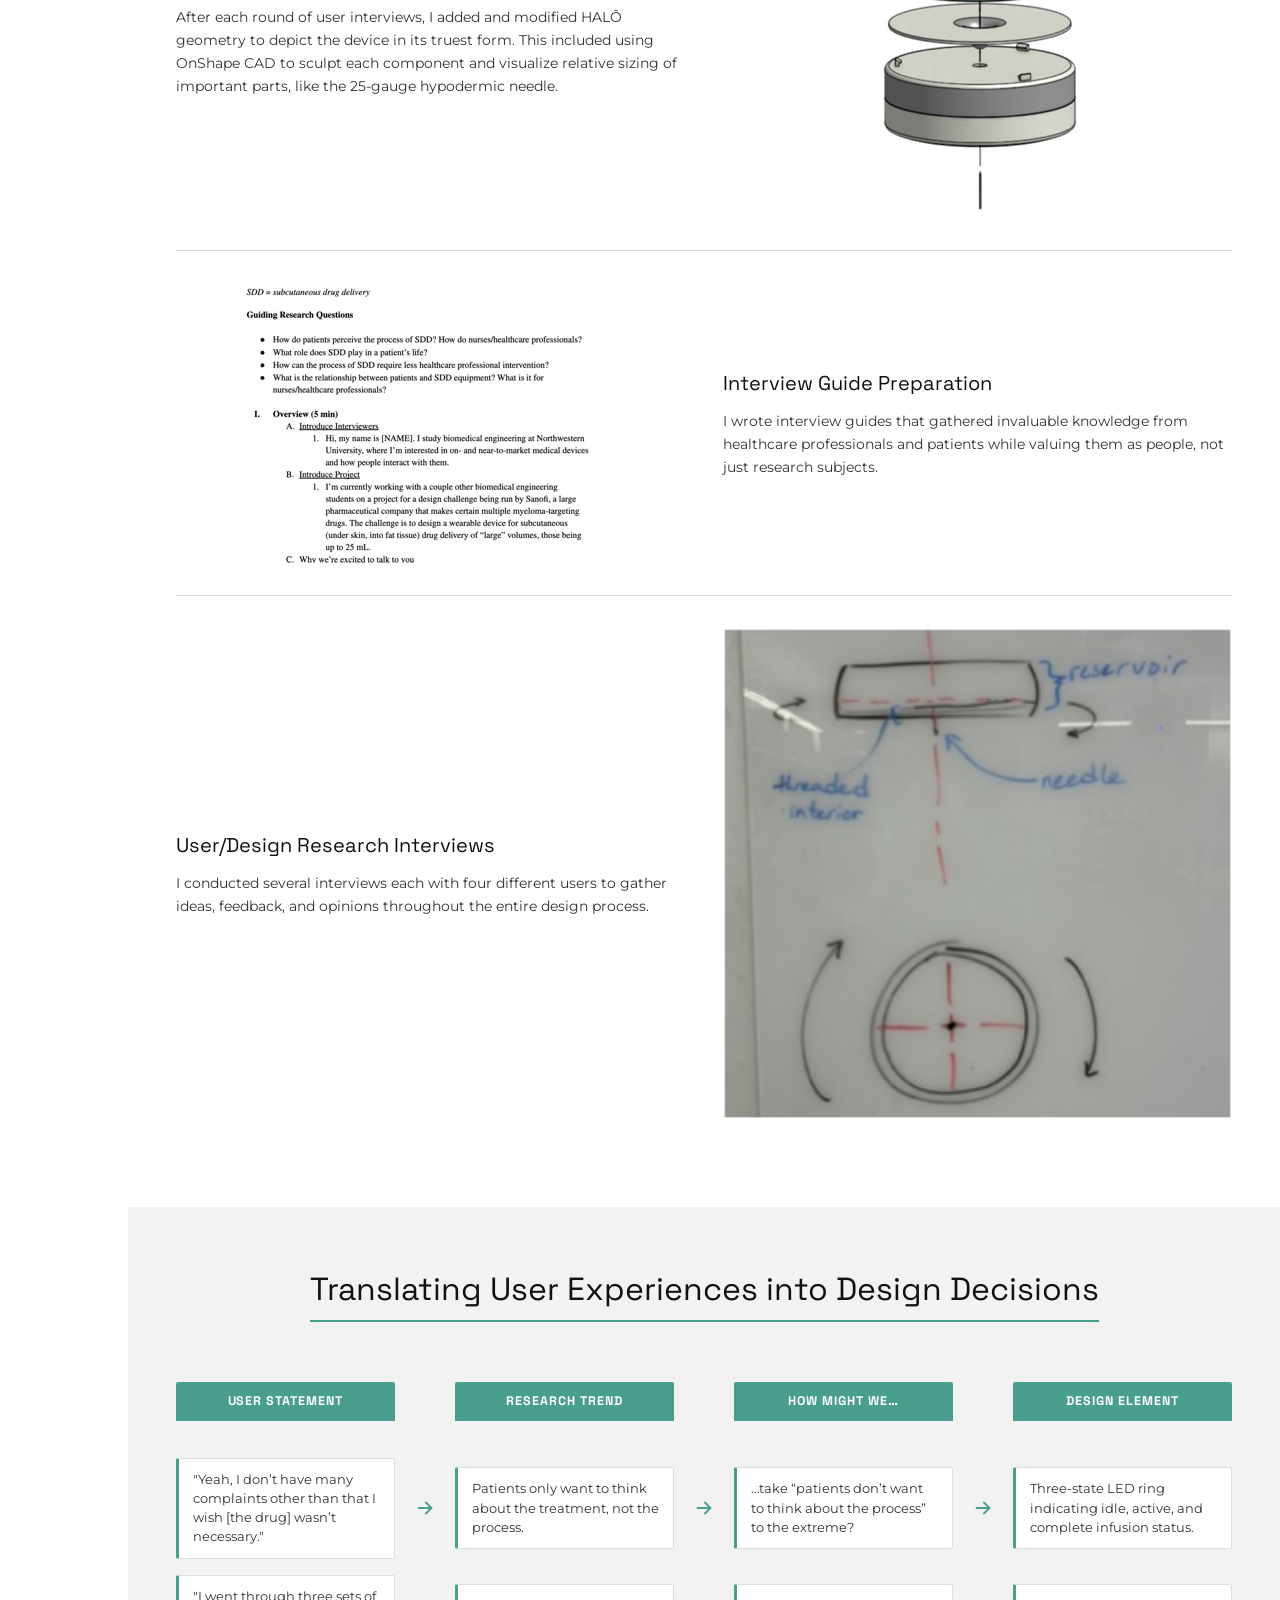
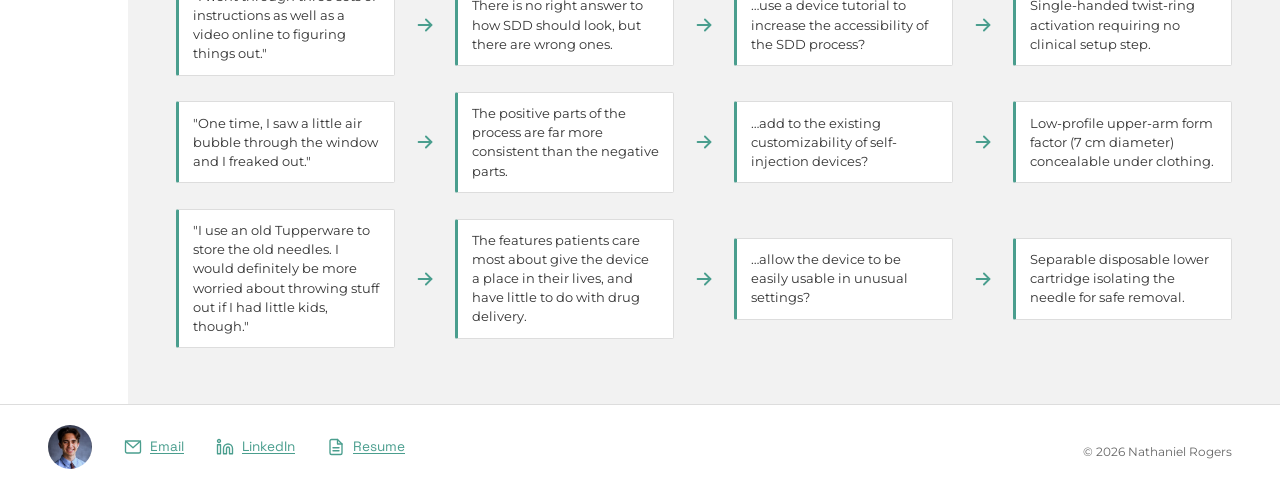
<file: HALO.html>
<!DOCTYPE html>
<html lang="en">
<head>
  <meta charset="UTF-8" />
  <meta name="viewport" content="width=device-width, initial-scale=1.0" />
  <title>HALŌ — Nathaniel Rogers</title>
  <link rel="preconnect" href="https://fonts.googleapis.com">
  <link rel="preconnect" href="https://fonts.gstatic.com" crossorigin>
  <link href="https://fonts.googleapis.com/css2?family=Space+Grotesk:wght@300..700&family=Space+Mono:ital,wght@0,400;0,700;1,400;1,700&display=swap" rel="stylesheet">
  <link rel="preconnect" href="https://fonts.googleapis.com">
  <link rel="preconnect" href="https://fonts.gstatic.com" crossorigin>
  <link href="https://fonts.googleapis.com/css2?family=Montserrat:ital,wght@0,100..900;1,100..900&display=swap" rel="stylesheet">
  <link rel="stylesheet" href="css/style.css" />
</head>
<body>

  <!-- ── Navigation ─────────────────────────────────────────── -->
  <nav class="site-nav">
    <div class="nav-inner">
      <a href="index.html" class="nav-logo">
        <img src="./images/logo_small.png" 
          alt="Logo"
          height="60"
          width="60"
        />
      </a>
      <ul class="nav-links">
        <li><a href="index.html">Home</a></li>
        <li><a href="medical-devices.html" class="active">Medical Devices</a></li>
        <li><a href="about.html">About Me</a></li>
      </ul>
    </div>
  </nav>

  <!-- ── Back Arrow ─────────────────────────────────────────── -->
  <div style="background-color: var(--teal);">
    <a href="medical-devices.html" class="back-arrow" style="margin-bottom: 1rem;display:inline-flex;align-items:center;gap:6px;font-size:0.9rem;color:var(--black);">
      &#8826; Back
    </a>
  </div>

  <!-- ── Project Hero ───────────────────────────────────────── -->
  <section style="background: var(--teal);">
    <div class="project-hero-grid">

      <!-- Left: body region illustration -->
      <div class="project-hero-img">
        <!-- REPLACE: cropped Vesalius torso/abdomen figure with red dot overlay -->
        <img src="./images/halo/halo_silhouette.png" alt="HALŌ Silhouette" />
        <span class="project-dot project-dot--large" style="top: 55%; left: 77%;"></span>
      </div>

      <!-- Right: title block -->
      <div class="project-hero-text">
        <div>
          <h1 class="project-title">HALŌ</h1>
        </div>
        <p class="project-subtitle">
          *Bringing subcutaneous large-volume drug delivery out of the clinic and into a wearable.
        </p>
      </div>

    </div>
  </section>

  <!-- ── Skill Tags Bar ─────────────────────────────────────── -->
  <div class="skill-bar fade-in">
    <div class="skill-bar-inner">
      <span class="skill-bar-label">Key Skills:</span>
      <span class="skill-tag skill-tag--black">Design Research</span>
      <span class="skill-tag skill-tag--black">Human Factors</span>
      <span class="skill-tag skill-tag--black">Need Finding</span>
      <span class="skill-tag skill-tag--grey">Design Thinking</span>
    </div>
  </div>

  <!-- ── Story Container: Left vertical rail + content wrapper ── -->
  <div class="story-container">
    <nav class="vertical-rail" aria-label="Section navigation">
      <a href="#" class="rail-link" data-target="challenge">The Challenge</a>
      <a href="#" class="rail-link" data-target="product">The Product</a>
      <a href="#" class="rail-link" data-target="role">My Role</a>
    </nav>

    <div class="story-content-wrapper">

    <!-- ════════════════════════════════════════════════════════
    SECTION 1: The Problem
    ════════════════════════════════════════════════════════ -->
    <section id="challenge" class="section story-section">

    <span><div class="section-inner">
        <!-- Sub-section: What it Meant... (grey background, separate fade-in) -->
          <div class="section-marker">
            <span class="asterisk">*</span>
            <h2 class="section-heading">Living with Regular Infusions</h2>
          </div>

          <div class="prose">
            <p>
              Around the world, hundreds of millions of people are living with chronic 
              diseases that require regular <strong>intravenous (IV)</strong> or <strong>subcutaneous infusions</strong>. 
              Even ignoring complications of these drugs, the infusion process is burdensome 
              to patients;
            </p>
            <ul>
              <li>Depending on healthcare professionals to administer the treatment makes the patient’s health less private,</li>
              <li>Commuting to a clinic can be extremely challenging, especially for patients who live in healthcare deserts, and</li>
              <li>Regular infusions require patients to miss work, family events, or other important commitments for the sake of their health.</li>
            </ul>
            <br>
         </div>
     </div>
    </section>
    
    <div class="section grey fade-in">
      <div class="two-col grey fade-in">

        <!-- Left: text -->
        <div>
          <div class="section-marker">
            <span class="asterisk">*</span>
            <h2 class="section-heading">Solution Space: Wearables</h2>
          </div>

          <div class="prose">
            <p>
              Large-volume <strong>on-body delivery systems (OBDSs),</strong> wearable medical 
              devices capable of administering large volumes (up to 10 mL) of 
              liquid drugs over long durations (up to 6 hours) aim to relieve 
              many of the challenges of traditional drug infusions.
            </p>
            <p>
              However, even as more OBDS products (like the YpsoDose®, Neulasta®
               Onpro®, and enFuse® pictured to the right) enter the market, they 
               suffer from several key issues:
            </p>
            <ol>
              <li>Most are single-use, requiring careful disposal due to their hypodermic needles inside, and leading to significant sustainability concerns.</li>
              <li>Many have limited drug reservoir capacities (&lt; 10 mL).</li>
              <li>Even with significant instruction from healthcare providers, <strong>users are uncomfortable administering their own infusions.</strong></li>
            </ol>
          </div>
        </div>

        <!-- Right: images -->
        <div style="display:flex; flex-direction:column; gap:1.5rem;">
          <div class="project-image">
            <img src="./images/halo/halo_ypsodose.png" style ="width:clamp(200px, 70%, 400px);" alt="Photo of live usage of the 3-lead ECG system">
            <p class="caption">Ypsodose® [cred: ondrugdelivery.com]</p>
          </div>
          <div class="project-image">
            <img src="./images/halo/halo_enfuse.png" style ="width:clamp(200px, 70%, 400px);" alt="Photo of live usage of the 3-lead ECG system">
            <p class="caption">enFuse® [cred: enableinjections.com]</p>
          </div>
          <div class="project-image">
            <img src="./images/halo/halo_neulasta_onpro.png" style ="width:clamp(200px, 70%, 400px);" alt="Photo of live usage of the 3-lead ECG system">
            <p class="caption">Neulasta® Onpro® [cred: neulasta.com]</p>
          </div>
        </div>
      </div>
    </div>

    <!-- ════════════════════════════════════════════════════════
      SECTION 2: The Solution
      ════════════════════════════════════════════════════════ -->
    <section class="section white fade-in" id="product">
      <div class="heading-block">
        <h2 class="section-heading">The Solution: HALŌ</h2>
      </div>

      <section class="section white story-section">

        <p style="font-style: italic; text-align: center;">
          Read the full HALŌ design research case study <a class="about-link" href="supporting_docs/HALO_Large_Volume_Drug_Delivery.pdf" target="_blank" style="text-decoration: underline;">here</a>.
        </p>

    </section>

      <div class="contribution">
        <div class="contribution-text">
          <p>
            The HALŌ is an eco-driven, partly-reusable large-volume 
            dosing solution. More importantly, it’s built from the 
            bottom up with <strong>lived user experiences</strong> in mind.  
          </p>
        </div>
        <div>
          <!-- REPLACE: screenshot of tolerance analysis table (Excel/Word document) -->
          <img src="./images/halo/halo_exploded.png" style="width:auto; height:100%; align-content:center;" alt="Screenshot of tolerance analysis table (Excel or Word document)">
        </div>
      </div>

      <div class="contribution flip">
        <div class="contribution-text">
          <p>
            The HALŌ prioritizes simplicity in its user interaction, with just
            a three-state slider and an ergonomic, one-handed twistable ring
            for adjusting the administration rate and status.
          </p>
        </div>
        <div>
          <!-- REPLACE: dark-background CAD render (e.g., green tinted OnShape view) -->
          <img src="./images/halo/halo_isometric.png" style="width:auto; height:100%;" alt="Dark-background CAD render (e.g., green tinted OnShape view)">
        </div>
      </div>

      <div class="contribution">
        <div class="contribution-text">
          <p>
            One of the most unsettling aspects of clinic-based infusions
            is the lack of visibility into the process. The HALŌ addresses this
            by providing a clear window into the drug reservoir and a simple
            <strong>LED indicator</strong> (powered by a 650 mAh CR2450 battery)
            to show the user the current status of their infusion.  
          </p>
        </div>
        <div>
          <!-- REPLACE: screenshot of tolerance analysis table (Excel/Word document) -->
          <img src="./images/halo/halo_front_face_ui.png" style="width:auto; height:100%; align-content:center;" alt="Screenshot of tolerance analysis table (Excel or Word document)">
        </div>
      </div>

      <div class="contribution flip">
        <div class="contribution-text">
          <p>
            The HALŌ is designed to be worn on the upper arm, with a low-profile
            form factor (7 cm diameter, 3.4 cm height) that can be easily 
            concealed under clothing.
          </p>
        </div>
        <div>
          <!-- REPLACE: dark-background CAD render (e.g., green tinted OnShape view) -->
          <img src="./images/halo/halo_prototype_on_arm.png" style="width:auto; height:100%;" alt="Dark-background CAD render (e.g., green tinted OnShape view)">
        </div>
      </div>

    </section>
    <section class="section grey story-section">
      
      <div class="project-image">
        <!-- REPLACE: photo of 3 mL ENFit syringe with worn markings -->
        <img src="./images/halo/halo_cross_section.png" style ="width:clamp(400px, 90%, 700px);" alt="Photo of live usage of the 3-lead ECG system">
        <p class="caption">Cross section of the HALŌ; plunger in green, elastomer dome for needle deployment in grey.</p>
      </div>

      <div class="project-image">
        <!-- REPLACE: photo of 3 mL ENFit syringe with worn markings -->
        <img src="./images/halo/halo_two_parts.png" style ="width:clamp(400px, 90%, 700px);" alt="Photo of live usage of the 3-lead ECG system">
        <p class="caption">The upper section of the HALŌ is reusable and battery-powered,
          and contains all of the electronics necessary to control the infusion. The lower 
          section is disposable and contains the drug reservoir and hypodermic needle.</p>
        </p>
      </div>

    </section>

    <!-- ════════════════════════════════════════════════════════
      SECTION 3: My Contributions
      ════════════════════════════════════════════════════════ -->
    <section id="role" class="section story-section">
    <div class="section-inner">

      <div class="heading-block">
        <h2 class="section-heading">My Contributions</h2>
      </div>

      <!-- Contribution 1 -->
      <div class="contribution">
        <div class="contribution-text">
          <h3>Complete Physical Product Design</h3>
          <p>
            After each round of user interviews, I added and modified HALŌ geometry 
            to depict the device in its truest form. This included using OnShape CAD 
            to sculpt each component and visualize relative sizing of important parts, 
            like the 25-gauge hypodermic needle.
          </p>
        </div>
        <div>
          <img src="./images/halo/halo_exploded.png" style="width:auto; height:100%;" alt="Dark-background CAD render (e.g., green tinted OnShape view)">
        </div>
      </div>

      <!-- Contribution 2 (flipped) -->
      <div class="contribution flip">
        <div class="contribution-text">
          <h3>Interview Guide Preparation</h3>
          <p>
            I wrote interview guides that gathered invaluable knowledge
            from healthcare professionals and patients while valuing 
            them as people, not just research subjects.
          </p>
        </div>
        <div>
          <!-- REPLACE: dark-background CAD render (e.g., green tinted OnShape view) -->
          <img src="./images/halo/halo_interview_guide_exerpt.png" style="width:auto; height:100%;" alt="Dark-background CAD render (e.g., green tinted OnShape view)">
        </div>
      </div>

      <!-- Contribution 3 -->
      <div class="contribution">
        <div class="contribution-text">
          <h3>User/Design Research Interviews</h3>
          <p>
            I conducted several interviews each with four different users 
            to gather ideas, feedback, and opinions throughout the entire design process.
          </p>
        </div>
        <div>
          <!-- REPLACE: screenshot of tolerance analysis table (Excel/Word document) -->
          <img src="./images/halo/halo_napkin_sketch.png" style="width:100%; height:auto;" alt="Screenshot of tolerance analysis table (Excel or Word document)">
        </div>
      </div>
    </div>
  </section>

  <section class="section grey story-section">
      <div class="section-inner">

        <div class="heading-block">
          <h2 class="section-heading">Translating User Experiences into Design Decisions</h2>
        </div>

        <div class="research-flowchart">
          <div class="flowchart-grid">
            <div class="flowchart-header">User Statement</div>
            <div class="flowchart-spacer"></div>
            <div class="flowchart-header">Research Trend</div>
            <div class="flowchart-spacer"></div>
            <div class="flowchart-header">How Might We&hellip;</div>
            <div class="flowchart-spacer"></div>
            <div class="flowchart-header">Design Element</div>

            <div class="flowchart-cell">"Yeah, I don’t have many complaints other than that I wish [the drug] wasn’t necessary."</div>
            <div class="flowchart-arrow"><svg viewBox="0 0 24 24" fill="none" stroke="currentColor" stroke-width="2" stroke-linecap="round" stroke-linejoin="round"><line x1="5" y1="12" x2="19" y2="12"/><polyline points="13 6 19 12 13 18"/></svg></div>
            <div class="flowchart-cell">Patients only want to think about the treatment, not the process.</div>
            <div class="flowchart-arrow"><svg viewBox="0 0 24 24" fill="none" stroke="currentColor" stroke-width="2" stroke-linecap="round" stroke-linejoin="round"><line x1="5" y1="12" x2="19" y2="12"/><polyline points="13 6 19 12 13 18"/></svg></div>
            <div class="flowchart-cell">…take “patients don’t want to think about the process” to the extreme?</div>
            <div class="flowchart-arrow"><svg viewBox="0 0 24 24" fill="none" stroke="currentColor" stroke-width="2" stroke-linecap="round" stroke-linejoin="round"><line x1="5" y1="12" x2="19" y2="12"/><polyline points="13 6 19 12 13 18"/></svg></div>
            <div class="flowchart-cell">Three-state LED ring indicating idle, active, and complete infusion status.</div>

            <div class="flowchart-cell">"I went through three sets of instructions as well as a video online to figuring things out."</div>
            <div class="flowchart-arrow"><svg viewBox="0 0 24 24" fill="none" stroke="currentColor" stroke-width="2" stroke-linecap="round" stroke-linejoin="round"><line x1="5" y1="12" x2="19" y2="12"/><polyline points="13 6 19 12 13 18"/></svg></div>
            <div class="flowchart-cell">There is no right answer to how SDD should look, but there are wrong ones.</div>
            <div class="flowchart-arrow"><svg viewBox="0 0 24 24" fill="none" stroke="currentColor" stroke-width="2" stroke-linecap="round" stroke-linejoin="round"><line x1="5" y1="12" x2="19" y2="12"/><polyline points="13 6 19 12 13 18"/></svg></div>
            <div class="flowchart-cell">…use a device tutorial to increase the accessibility of the SDD process?</div>
            <div class="flowchart-arrow"><svg viewBox="0 0 24 24" fill="none" stroke="currentColor" stroke-width="2" stroke-linecap="round" stroke-linejoin="round"><line x1="5" y1="12" x2="19" y2="12"/><polyline points="13 6 19 12 13 18"/></svg></div>
            <div class="flowchart-cell">Single-handed twist-ring activation requiring no clinical setup step.</div>

            <div class="flowchart-cell">"One time, I saw a little air bubble through the window and I freaked out."</div>
            <div class="flowchart-arrow"><svg viewBox="0 0 24 24" fill="none" stroke="currentColor" stroke-width="2" stroke-linecap="round" stroke-linejoin="round"><line x1="5" y1="12" x2="19" y2="12"/><polyline points="13 6 19 12 13 18"/></svg></div>
            <div class="flowchart-cell">The positive parts of the process are far more consistent than the negative parts.</div>
            <div class="flowchart-arrow"><svg viewBox="0 0 24 24" fill="none" stroke="currentColor" stroke-width="2" stroke-linecap="round" stroke-linejoin="round"><line x1="5" y1="12" x2="19" y2="12"/><polyline points="13 6 19 12 13 18"/></svg></div>
            <div class="flowchart-cell">…add to the existing customizability of self-injection devices?</div>
            <div class="flowchart-arrow"><svg viewBox="0 0 24 24" fill="none" stroke="currentColor" stroke-width="2" stroke-linecap="round" stroke-linejoin="round"><line x1="5" y1="12" x2="19" y2="12"/><polyline points="13 6 19 12 13 18"/></svg></div>
            <div class="flowchart-cell">Low-profile upper-arm form factor (7 cm diameter) concealable under clothing.</div>

            <div class="flowchart-cell">"I use an old Tupperware to store the old needles. I would definitely be more worried about throwing stuff out if I had little kids, though."</div>
            <div class="flowchart-arrow"><svg viewBox="0 0 24 24" fill="none" stroke="currentColor" stroke-width="2" stroke-linecap="round" stroke-linejoin="round"><line x1="5" y1="12" x2="19" y2="12"/><polyline points="13 6 19 12 13 18"/></svg></div>
            <div class="flowchart-cell">The features patients care most about give the device a place in their lives, and have little to do with drug delivery.</div>
            <div class="flowchart-arrow"><svg viewBox="0 0 24 24" fill="none" stroke="currentColor" stroke-width="2" stroke-linecap="round" stroke-linejoin="round"><line x1="5" y1="12" x2="19" y2="12"/><polyline points="13 6 19 12 13 18"/></svg></div>
            <div class="flowchart-cell">…allow the device to be easily usable in unusual settings?</div>
            <div class="flowchart-arrow"><svg viewBox="0 0 24 24" fill="none" stroke="currentColor" stroke-width="2" stroke-linecap="round" stroke-linejoin="round"><line x1="5" y1="12" x2="19" y2="12"/><polyline points="13 6 19 12 13 18"/></svg></div>
            <div class="flowchart-cell">Separable disposable lower cartridge isolating the needle for safe removal.</div>
          </div><!-- /.flowchart-grid -->
        </div><!-- /.research-flowchart -->

      </div>
  </section>

    <!-- ── Footer ─────────────────────────────────────────────── -->
      </div><!-- /.story-content-wrapper -->
    </div><!-- /.story-container -->

  

    <!-- ── Footer ─────────────────────────────────────────────── -->
  <footer class="site-footer">
    <div class="footer-inner">
      <div class="footer-photo">
        <!-- REPLACE: circular headshot photo -->
        <img
          src="./images/nathaniel_rogers_headshot_small.jpg" 
          alt="Photo"
          class="square"
          style="width:44px;height:44px;"
        />    
      </div>

      <a href="mailto:nrogers@u.northwestern.edu" class="footer-link">
        <!-- envelope icon -->
        <svg class="footer-icon" viewBox="0 0 24 24" fill="none" stroke="currentColor" stroke-width="1.8" stroke-linecap="round" stroke-linejoin="round">
          <rect x="2" y="4" width="20" height="16" rx="2"/>
          <polyline points="2,4 12,13 22,4"/>
        </svg>
        Email
      </a>

      <a href="https://www.linkedin.com/in/nathaniel-r0gers/" target="_blank" rel="noopener" class="footer-link">
        <!-- linkedin icon -->
        <svg class="footer-icon" viewBox="0 0 24 24" fill="none" stroke="currentColor" stroke-width="1.8" stroke-linecap="round" stroke-linejoin="round">
          <path d="M16 8a6 6 0 0 1 6 6v7h-4v-7a2 2 0 0 0-2-2 2 2 0 0 0-2 2v7h-4v-7a6 6 0 0 1 6-6z"/>
          <rect x="2" y="9" width="4" height="12"/>
          <circle cx="4" cy="4" r="2"/>
        </svg>
        LinkedIn
      </a>

      <a href="supporting_docs/nathaniel_rogers_resume.pdf" target="_blank" rel="noopener" class="footer-link">
        <!-- document file icon -->
        <svg class="footer-icon" viewBox="0 0 24 24" fill="none" stroke="currentColor" stroke-width="1.8" stroke-linecap="round" stroke-linejoin="round">
          <path d="M14 2H6a2 2 0 0 0-2 2v16a2 2 0 0 0 2 2h12a2 2 0 0 0 2-2V8z"/>
          <polyline points="14 2 14 8 20 8"/>
          <line x1="16" y1="13" x2="8" y2="13"/>
          <line x1="16" y1="17" x2="8" y2="17"/>
        </svg>
        Resume
      </a>

      <!-- copyright notice on far right of footer -->
      <span class="footer-copyright">
        &copy; 2026 Nathaniel Rogers
      </span>

    </div>
  </footer>


  <script src="js/nav.js"></script>
  <script>
    (function(){
      function onReady(fn){
        if(document.readyState !== 'loading') fn();
        else document.addEventListener('DOMContentLoaded', fn);
      }

      onReady(function(){
        var fadeEls = document.querySelectorAll('.fade-in, .contribution');
        if(!fadeEls || fadeEls.length === 0) return;

        var io = new IntersectionObserver(function(entries){
          entries.forEach(function(entry){
            if(entry.isIntersecting){
              entry.target.classList.add('visible');
              io.unobserve(entry.target);
            }
          });
        }, { threshold: 0.12 });

        fadeEls.forEach(function(node){ io.observe(node); });
      });
    })();
  </script>
</body>
</html>
</file>
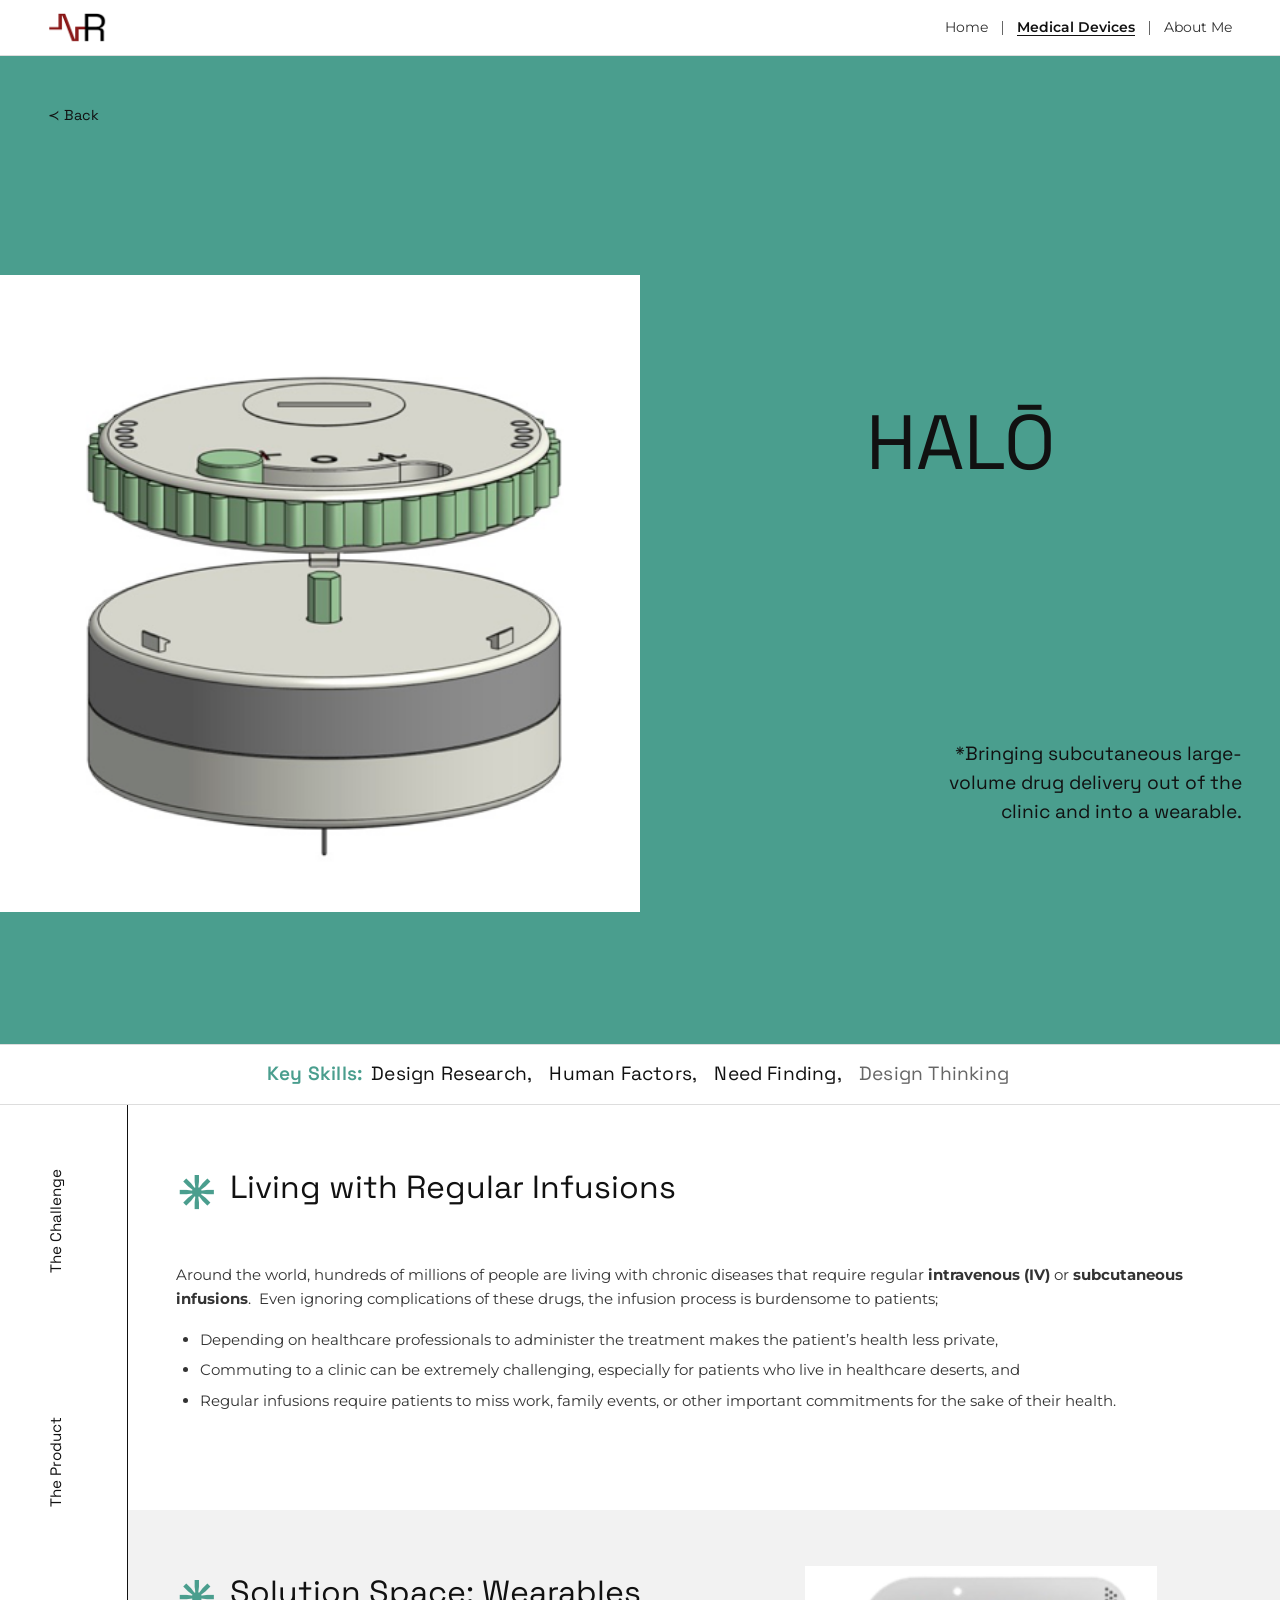
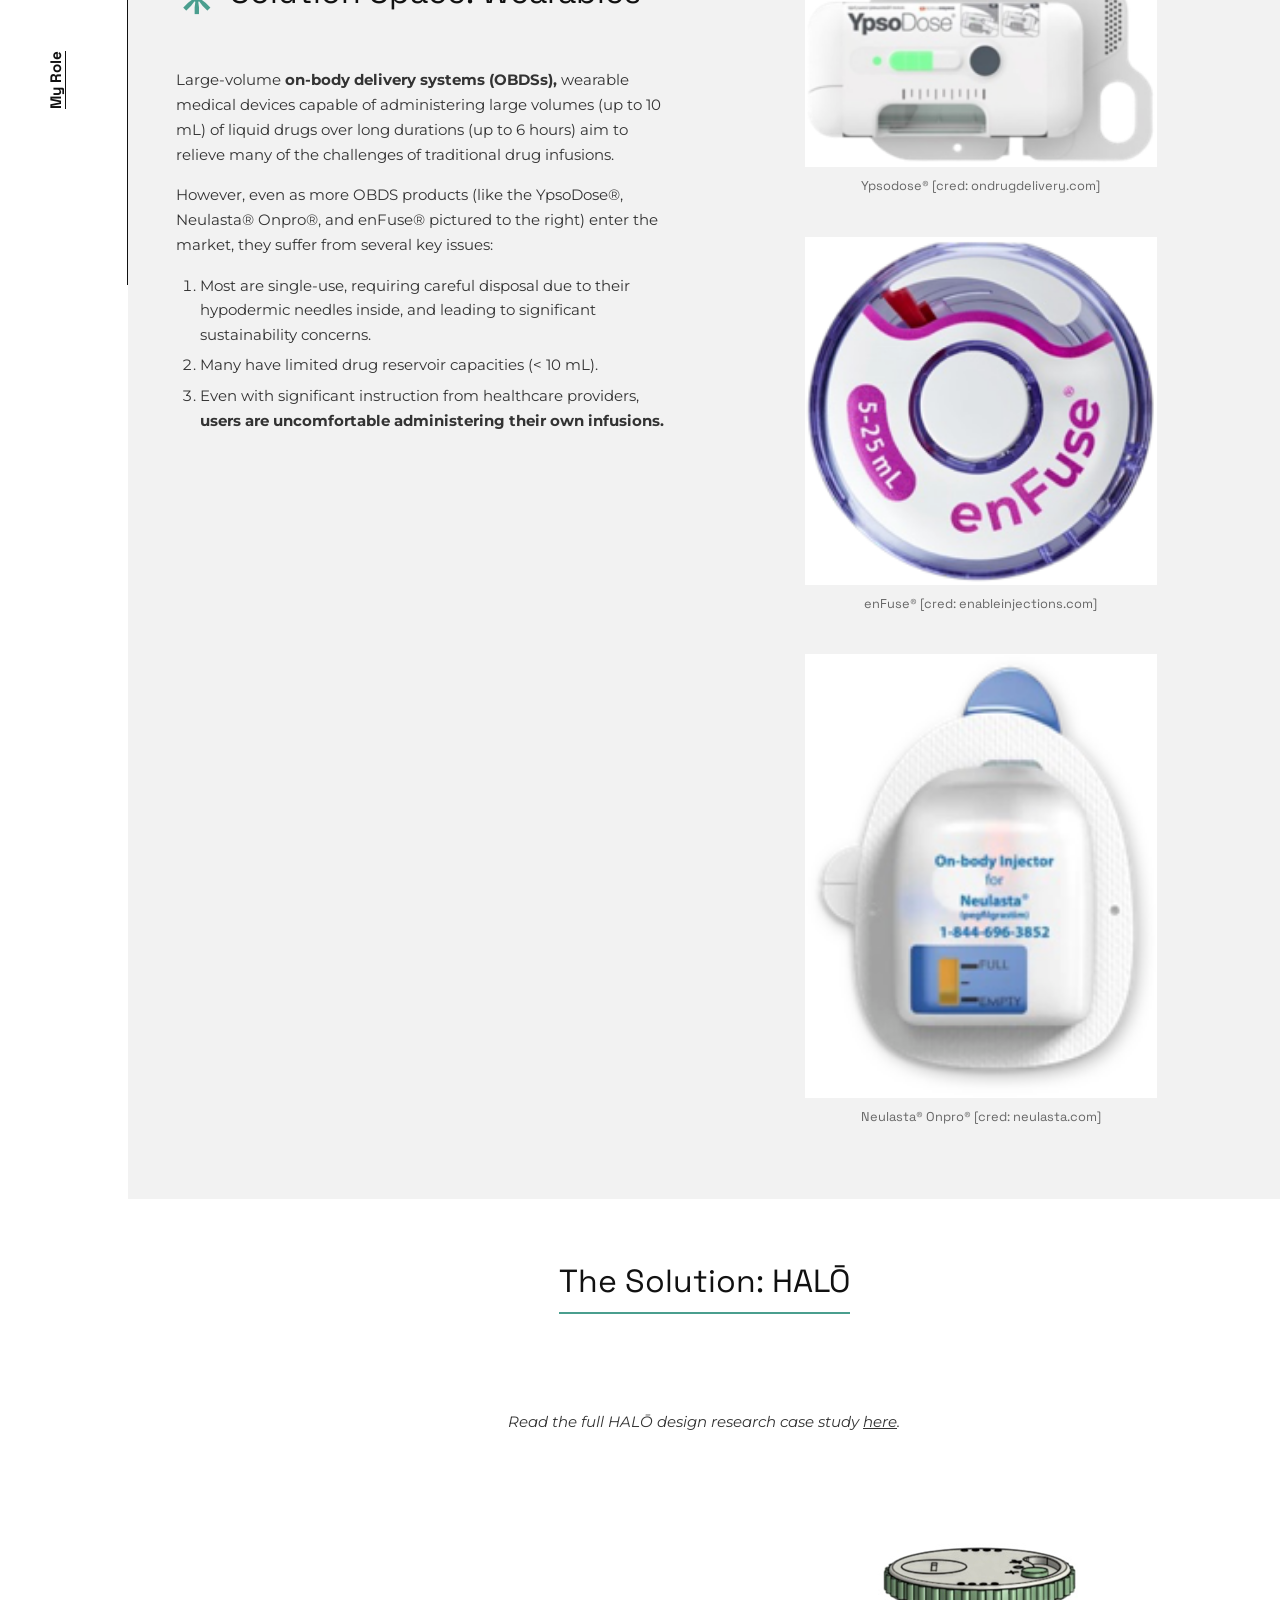
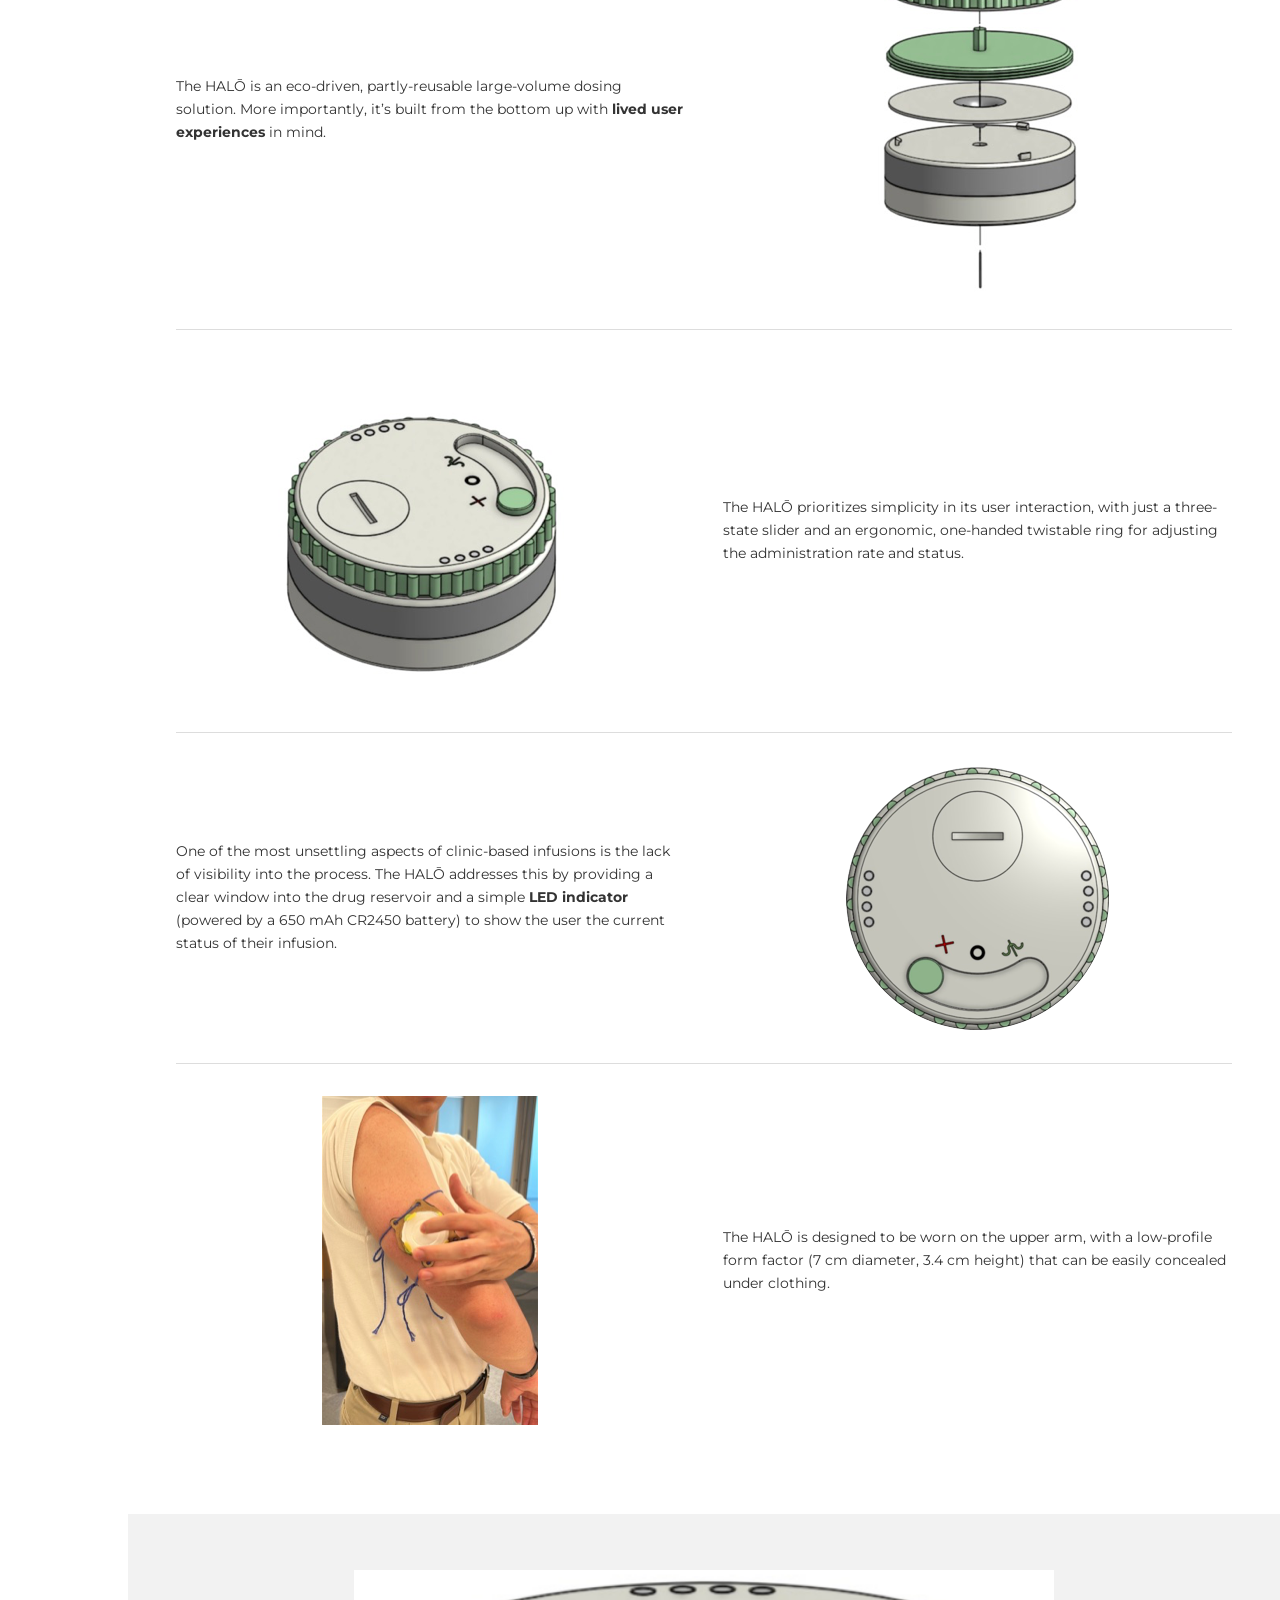
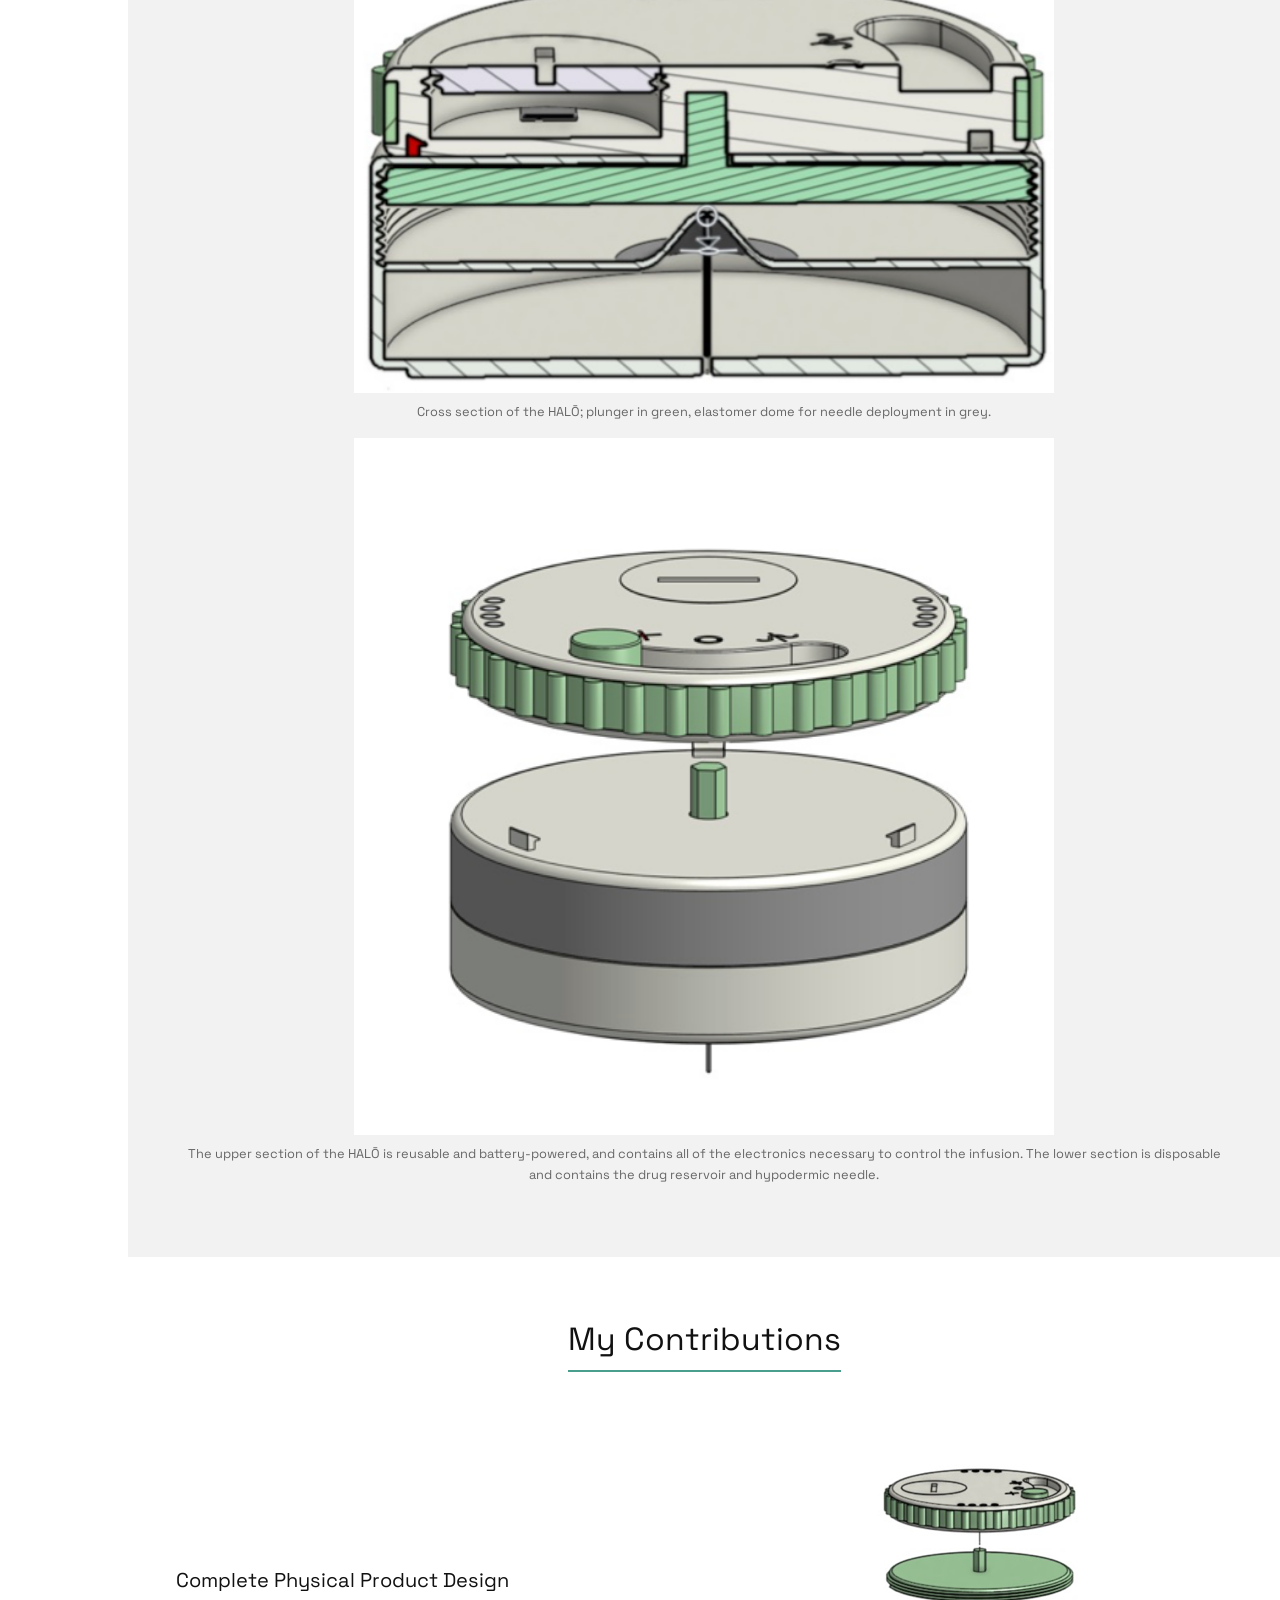
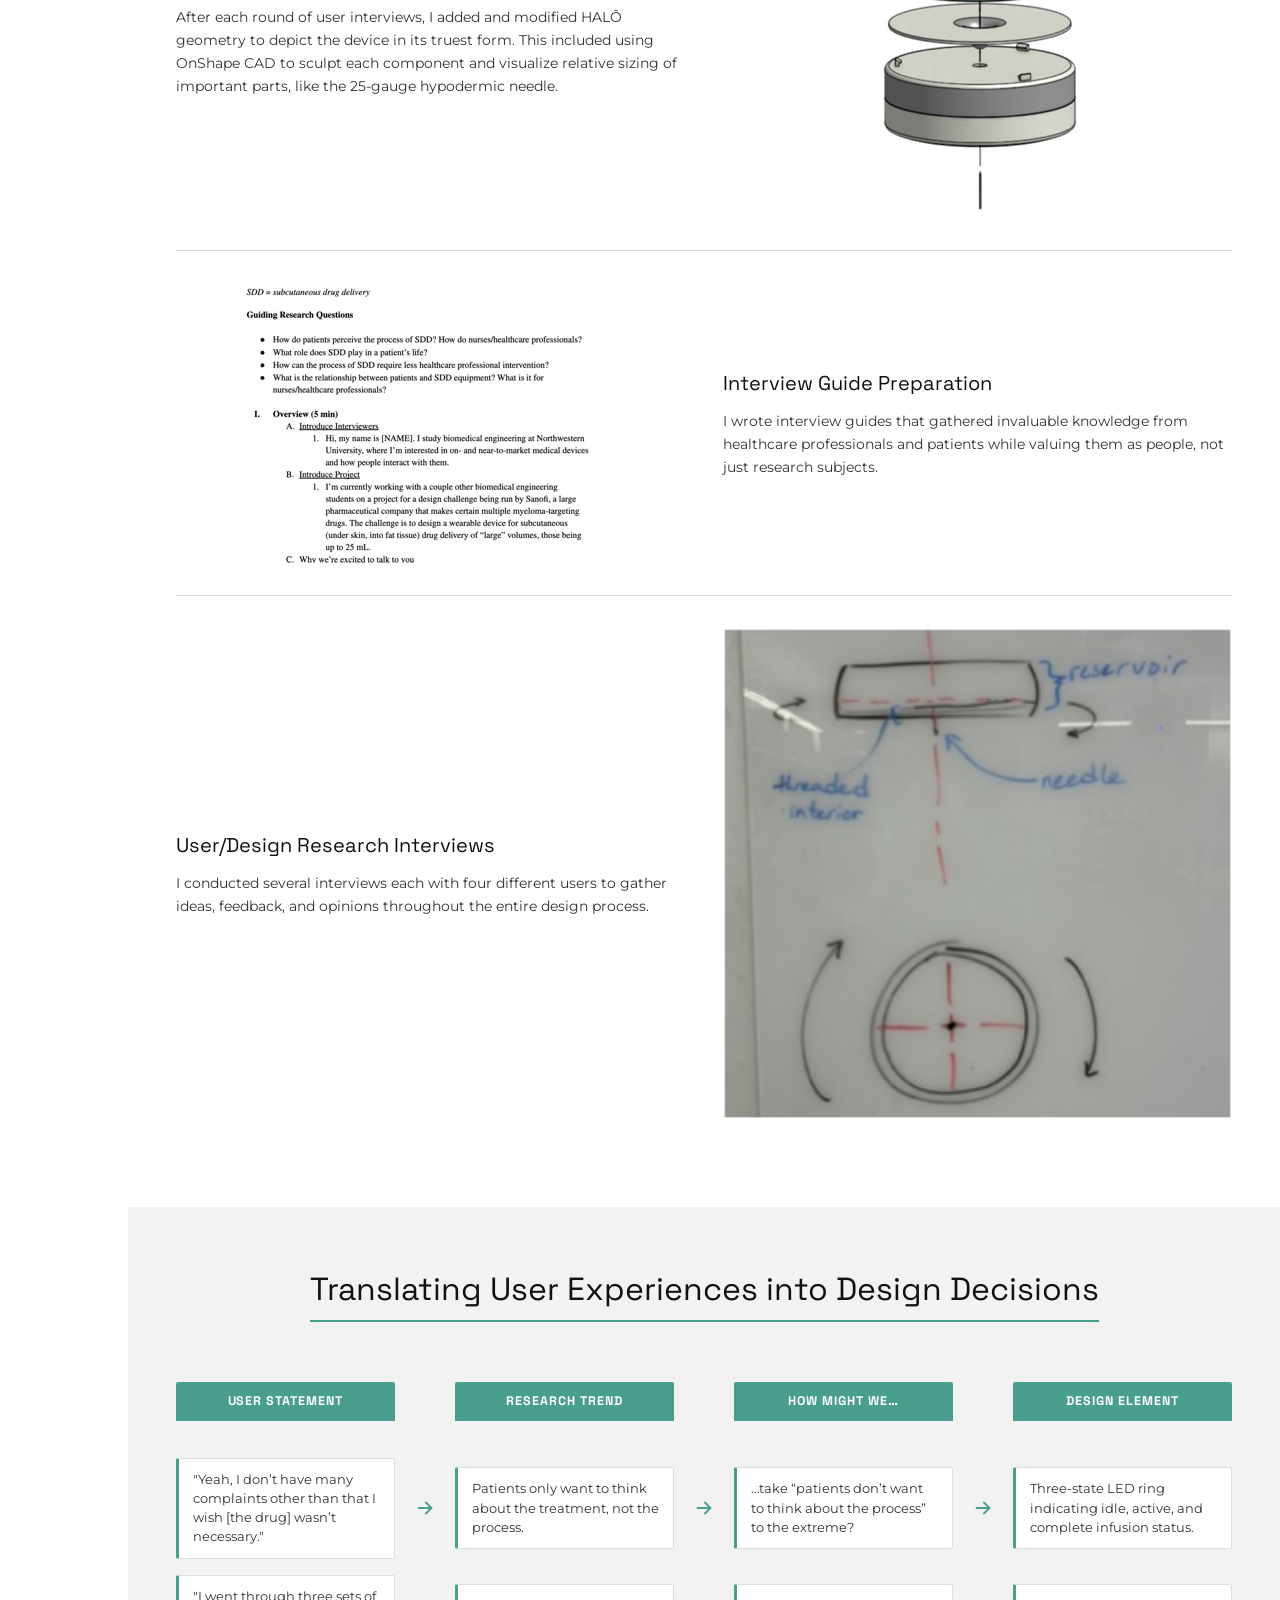
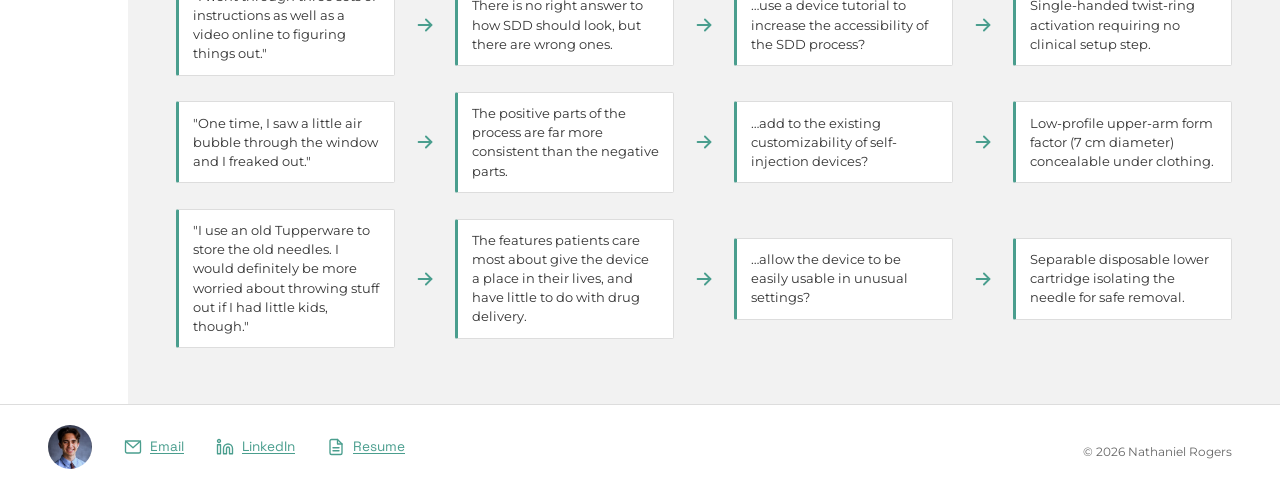
<file: halo.html>
<!DOCTYPE html>
<html lang="en">
<head>
  <meta charset="UTF-8" />
  <meta name="viewport" content="width=device-width, initial-scale=1.0" />
  <title>HALŌ — Nathaniel Rogers</title>
  <link rel="preconnect" href="https://fonts.googleapis.com">
  <link rel="preconnect" href="https://fonts.gstatic.com" crossorigin>
  <link href="https://fonts.googleapis.com/css2?family=Space+Grotesk:wght@300..700&family=Space+Mono:ital,wght@0,400;0,700;1,400;1,700&display=swap" rel="stylesheet">
  <link rel="preconnect" href="https://fonts.googleapis.com">
  <link rel="preconnect" href="https://fonts.gstatic.com" crossorigin>
  <link href="https://fonts.googleapis.com/css2?family=Montserrat:ital,wght@0,100..900;1,100..900&display=swap" rel="stylesheet">
  <link rel="stylesheet" href="css/style.css" />
  <link rel="icon" type="image/png" href="./images/icon.png">
</head>
<body>

  <!-- ── Navigation ─────────────────────────────────────────── -->
  <nav class="site-nav">
    <div class="nav-inner">
      <a href="index.html" class="nav-logo">
        <img src="./images/logo_small.png" 
          alt="Logo"
          height="60"
          width="60"
        />
      </a>
      <ul class="nav-links">
        <li><a href="index.html">Home</a></li>
        <li><a href="medical-devices.html" class="active">Medical Devices</a></li>
        <li><a href="about.html">About Me</a></li>
      </ul>
    </div>
  </nav>

  <!-- ── Back Arrow ─────────────────────────────────────────── -->
  <div style="background-color: var(--teal);">
    <a href="medical-devices.html" class="back-arrow" style="margin-bottom: 1rem;display:inline-flex;align-items:center;gap:6px;font-size:0.9rem;color:var(--black);">
      &#8826; Back
    </a>
  </div>

  <!-- ── Project Hero ───────────────────────────────────────── -->
  <section style="background: var(--teal);">
    <div class="project-hero-grid">

      <!-- Left: body region illustration -->
      <div class="project-hero-img">
        <!-- REPLACE: cropped Vesalius torso/abdomen figure with red dot overlay -->
        <!-- <img src="./images/halo/halo_silhouette.png" alt="HALŌ Silhouette" />
        <span class="project-dot project-dot--large" style="top: 55%; left: 77%;"></span> -->
        <img src="./images/halo/halo_two_parts.png" alt="OnShape view of the HALŌ showing the reusable upper section and disposable lower section">
      </div>

      <!-- Right: title block -->
      <div class="project-hero-text">
        <div>
          <h1 class="project-title">HALŌ</h1>
        </div>
        <p class="project-subtitle">
          *Bringing subcutaneous large-volume drug delivery out of the clinic and into a wearable.
        </p>
      </div>

    </div>
  </section>

  <!-- ── Skill Tags Bar ─────────────────────────────────────── -->
  <div class="skill-bar fade-in">
    <div class="skill-bar-inner">
      <span class="skill-bar-label">Key Skills:</span>
      <span class="skill-tag skill-tag--black">Design Research</span>
      <span class="skill-tag skill-tag--black">Human Factors</span>
      <span class="skill-tag skill-tag--black">Need Finding</span>
      <span class="skill-tag skill-tag--grey">Design Thinking</span>
    </div>
  </div>

  <!-- ── Story Container: Left vertical rail + content wrapper ── -->
  <div class="story-container">
    <nav class="vertical-rail" aria-label="Section navigation">
      <a href="#" class="rail-link" data-target="challenge">The Challenge</a>
      <a href="#" class="rail-link" data-target="product">The Product</a>
      <a href="#" class="rail-link" data-target="role">My Role</a>
    </nav>

    <div class="story-content-wrapper">

    <!-- ════════════════════════════════════════════════════════
    SECTION 1: The Problem
    ════════════════════════════════════════════════════════ -->
    <section id="challenge" class="section story-section">

    <span><div class="section-inner">
        <!-- Sub-section: What it Meant... (grey background, separate fade-in) -->
          <div class="section-marker">
            <span class="asterisk">*</span>
            <h2 class="section-heading">Living with Regular Infusions</h2>
          </div>

          <div class="prose">
            <p>
              Around the world, hundreds of millions of people are living with chronic 
              diseases that require regular <strong>intravenous (IV)</strong> or <strong>subcutaneous infusions</strong>. 
              Even ignoring complications of these drugs, the infusion process is burdensome 
              to patients;
            </p>
            <ul>
              <li>Depending on healthcare professionals to administer the treatment makes the patient’s health less private,</li>
              <li>Commuting to a clinic can be extremely challenging, especially for patients who live in healthcare deserts, and</li>
              <li>Regular infusions require patients to miss work, family events, or other important commitments for the sake of their health.</li>
            </ul>
            <br>
         </div>
     </div>
    </section>
    
    <div class="section grey fade-in">
      <div class="two-col grey fade-in">

        <!-- Left: text -->
        <div>
          <div class="section-marker">
            <span class="asterisk">*</span>
            <h2 class="section-heading">Solution Space: Wearables</h2>
          </div>

          <div class="prose">
            <p>
              Large-volume <strong>on-body delivery systems (OBDSs),</strong> wearable medical 
              devices capable of administering large volumes (up to 10 mL) of 
              liquid drugs over long durations (up to 6 hours) aim to relieve 
              many of the challenges of traditional drug infusions.
            </p>
            <p>
              However, even as more OBDS products (like the YpsoDose®, Neulasta®
               Onpro®, and enFuse® pictured to the right) enter the market, they 
               suffer from several key issues:
            </p>
            <ol>
              <li>Most are single-use, requiring careful disposal due to their hypodermic needles inside, and leading to significant sustainability concerns.</li>
              <li>Many have limited drug reservoir capacities (&lt; 10 mL).</li>
              <li>Even with significant instruction from healthcare providers, <strong>users are uncomfortable administering their own infusions.</strong></li>
            </ol>
          </div>
        </div>

        <!-- Right: images -->
        <div style="display:flex; flex-direction:column; gap:1.5rem;">
          <div class="project-image">
            <img src="./images/halo/halo_ypsodose.png" style ="width:clamp(200px, 70%, 400px);" alt="Photo of live usage of the 3-lead ECG system">
            <p class="caption">Ypsodose® [cred: ondrugdelivery.com]</p>
          </div>
          <div class="project-image">
            <img src="./images/halo/halo_enfuse.png" style ="width:clamp(200px, 70%, 400px);" alt="Photo of live usage of the 3-lead ECG system">
            <p class="caption">enFuse® [cred: enableinjections.com]</p>
          </div>
          <div class="project-image">
            <img src="./images/halo/halo_neulasta_onpro.png" style ="width:clamp(200px, 70%, 400px);" alt="Photo of live usage of the 3-lead ECG system">
            <p class="caption">Neulasta® Onpro® [cred: neulasta.com]</p>
          </div>
        </div>
      </div>
    </div>

    <!-- ════════════════════════════════════════════════════════
      SECTION 2: The Solution
      ════════════════════════════════════════════════════════ -->
    <section class="section white fade-in" id="product">
      <div class="heading-block">
        <h2 class="section-heading">The Solution: HALŌ</h2>
      </div>

      <section class="section white story-section">

        <p style="font-style: italic; text-align: center;">
          Read the full HALŌ design research case study <a class="about-link" href="supporting_docs/HALO_Large_Volume_Drug_Delivery.pdf" target="_blank" style="text-decoration: underline;">here</a>.
        </p>

    </section>

      <div class="contribution">
        <div class="contribution-text">
          <p>
            The HALŌ is an eco-driven, partly-reusable large-volume 
            dosing solution. More importantly, it’s built from the 
            bottom up with <strong>lived user experiences</strong> in mind.  
          </p>
        </div>
        <div>
          <!-- REPLACE: screenshot of tolerance analysis table (Excel/Word document) -->
          <img src="./images/halo/halo_exploded.png" style="width:auto; height:100%; align-content:center;" alt="Screenshot of tolerance analysis table (Excel or Word document)">
        </div>
      </div>

      <div class="contribution flip">
        <div class="contribution-text">
          <p>
            The HALŌ prioritizes simplicity in its user interaction, with just
            a three-state slider and an ergonomic, one-handed twistable ring
            for adjusting the administration rate and status.
          </p>
        </div>
        <div>
          <!-- REPLACE: dark-background CAD render (e.g., green tinted OnShape view) -->
          <img src="./images/halo/halo_isometric.png" style="width:auto; height:100%;" alt="Dark-background CAD render (e.g., green tinted OnShape view)">
        </div>
      </div>

      <div class="contribution">
        <div class="contribution-text">
          <p>
            One of the most unsettling aspects of clinic-based infusions
            is the lack of visibility into the process. The HALŌ addresses this
            by providing a clear window into the drug reservoir and a simple
            <strong>LED indicator</strong> (powered by a 650 mAh CR2450 battery)
            to show the user the current status of their infusion.  
          </p>
        </div>
        <div>
          <!-- REPLACE: screenshot of tolerance analysis table (Excel/Word document) -->
          <img src="./images/halo/halo_front_face_ui.png" style="width:auto; height:100%; align-content:center;" alt="Screenshot of tolerance analysis table (Excel or Word document)">
        </div>
      </div>

      <div class="contribution flip">
        <div class="contribution-text">
          <p>
            The HALŌ is designed to be worn on the upper arm, with a low-profile
            form factor (7 cm diameter, 3.4 cm height) that can be easily 
            concealed under clothing.
          </p>
        </div>
        <div>
          <!-- REPLACE: dark-background CAD render (e.g., green tinted OnShape view) -->
          <img src="./images/halo/halo_prototype_on_arm.png" style="width:auto; height:100%;" alt="Dark-background CAD render (e.g., green tinted OnShape view)">
        </div>
      </div>

    </section>
    <section class="section grey story-section">
      
      <div class="project-image">
        <!-- REPLACE: photo of 3 mL ENFit syringe with worn markings -->
        <img src="./images/halo/halo_cross_section.png" style ="width:clamp(400px, 90%, 700px);" alt="Photo of live usage of the 3-lead ECG system">
        <p class="caption">Cross section of the HALŌ; plunger in green, elastomer dome for needle deployment in grey.</p>
      </div>

      <div class="project-image">
        <!-- REPLACE: photo of 3 mL ENFit syringe with worn markings -->
        <img src="./images/halo/halo_two_parts.png" style ="width:clamp(400px, 90%, 700px);" alt="Photo of live usage of the 3-lead ECG system">
        <p class="caption">The upper section of the HALŌ is reusable and battery-powered,
          and contains all of the electronics necessary to control the infusion. The lower 
          section is disposable and contains the drug reservoir and hypodermic needle.</p>
        </p>
      </div>

    </section>

    <!-- ════════════════════════════════════════════════════════
      SECTION 3: My Contributions
      ════════════════════════════════════════════════════════ -->
    <section id="role" class="section story-section">
    <div class="section-inner">

      <div class="heading-block">
        <h2 class="section-heading">My Contributions</h2>
      </div>

      <!-- Contribution 1 -->
      <div class="contribution">
        <div class="contribution-text">
          <h3>Complete Physical Product Design</h3>
          <p>
            After each round of user interviews, I added and modified HALŌ geometry 
            to depict the device in its truest form. This included using OnShape CAD 
            to sculpt each component and visualize relative sizing of important parts, 
            like the 25-gauge hypodermic needle.
          </p>
        </div>
        <div>
          <img src="./images/halo/halo_exploded.png" style="width:auto; height:100%;" alt="Dark-background CAD render (e.g., green tinted OnShape view)">
        </div>
      </div>

      <!-- Contribution 2 (flipped) -->
      <div class="contribution flip">
        <div class="contribution-text">
          <h3>Interview Guide Preparation</h3>
          <p>
            I wrote interview guides that gathered invaluable knowledge
            from healthcare professionals and patients while valuing 
            them as people, not just research subjects.
          </p>
        </div>
        <div>
          <!-- REPLACE: dark-background CAD render (e.g., green tinted OnShape view) -->
          <img src="./images/halo/halo_interview_guide_exerpt.png" style="width:auto; height:100%;" alt="Dark-background CAD render (e.g., green tinted OnShape view)">
        </div>
      </div>

      <!-- Contribution 3 -->
      <div class="contribution">
        <div class="contribution-text">
          <h3>User/Design Research Interviews</h3>
          <p>
            I conducted several interviews each with four different users 
            to gather ideas, feedback, and opinions throughout the entire design process.
          </p>
        </div>
        <div>
          <!-- REPLACE: screenshot of tolerance analysis table (Excel/Word document) -->
          <img src="./images/halo/halo_napkin_sketch.png" style="width:100%; height:auto;" alt="Screenshot of tolerance analysis table (Excel or Word document)">
        </div>
      </div>
    </div>
  </section>

  <section class="section grey story-section">
      <div class="section-inner">

        <div class="heading-block">
          <h2 class="section-heading">Translating User Experiences into Design Decisions</h2>
        </div>

        <div class="research-flowchart">
          <div class="flowchart-grid">
            <div class="flowchart-header">User Statement</div>
            <div class="flowchart-spacer"></div>
            <div class="flowchart-header">Research Trend</div>
            <div class="flowchart-spacer"></div>
            <div class="flowchart-header">How Might We&hellip;</div>
            <div class="flowchart-spacer"></div>
            <div class="flowchart-header">Design Element</div>

            <div class="flowchart-cell">"Yeah, I don’t have many complaints other than that I wish [the drug] wasn’t necessary."</div>
            <div class="flowchart-arrow"><svg viewBox="0 0 24 24" fill="none" stroke="currentColor" stroke-width="2" stroke-linecap="round" stroke-linejoin="round"><line x1="5" y1="12" x2="19" y2="12"/><polyline points="13 6 19 12 13 18"/></svg></div>
            <div class="flowchart-cell">Patients only want to think about the treatment, not the process.</div>
            <div class="flowchart-arrow"><svg viewBox="0 0 24 24" fill="none" stroke="currentColor" stroke-width="2" stroke-linecap="round" stroke-linejoin="round"><line x1="5" y1="12" x2="19" y2="12"/><polyline points="13 6 19 12 13 18"/></svg></div>
            <div class="flowchart-cell">…take “patients don’t want to think about the process” to the extreme?</div>
            <div class="flowchart-arrow"><svg viewBox="0 0 24 24" fill="none" stroke="currentColor" stroke-width="2" stroke-linecap="round" stroke-linejoin="round"><line x1="5" y1="12" x2="19" y2="12"/><polyline points="13 6 19 12 13 18"/></svg></div>
            <div class="flowchart-cell">Three-state LED ring indicating idle, active, and complete infusion status.</div>

            <div class="flowchart-cell">"I went through three sets of instructions as well as a video online to figuring things out."</div>
            <div class="flowchart-arrow"><svg viewBox="0 0 24 24" fill="none" stroke="currentColor" stroke-width="2" stroke-linecap="round" stroke-linejoin="round"><line x1="5" y1="12" x2="19" y2="12"/><polyline points="13 6 19 12 13 18"/></svg></div>
            <div class="flowchart-cell">There is no right answer to how SDD should look, but there are wrong ones.</div>
            <div class="flowchart-arrow"><svg viewBox="0 0 24 24" fill="none" stroke="currentColor" stroke-width="2" stroke-linecap="round" stroke-linejoin="round"><line x1="5" y1="12" x2="19" y2="12"/><polyline points="13 6 19 12 13 18"/></svg></div>
            <div class="flowchart-cell">…use a device tutorial to increase the accessibility of the SDD process?</div>
            <div class="flowchart-arrow"><svg viewBox="0 0 24 24" fill="none" stroke="currentColor" stroke-width="2" stroke-linecap="round" stroke-linejoin="round"><line x1="5" y1="12" x2="19" y2="12"/><polyline points="13 6 19 12 13 18"/></svg></div>
            <div class="flowchart-cell">Single-handed twist-ring activation requiring no clinical setup step.</div>

            <div class="flowchart-cell">"One time, I saw a little air bubble through the window and I freaked out."</div>
            <div class="flowchart-arrow"><svg viewBox="0 0 24 24" fill="none" stroke="currentColor" stroke-width="2" stroke-linecap="round" stroke-linejoin="round"><line x1="5" y1="12" x2="19" y2="12"/><polyline points="13 6 19 12 13 18"/></svg></div>
            <div class="flowchart-cell">The positive parts of the process are far more consistent than the negative parts.</div>
            <div class="flowchart-arrow"><svg viewBox="0 0 24 24" fill="none" stroke="currentColor" stroke-width="2" stroke-linecap="round" stroke-linejoin="round"><line x1="5" y1="12" x2="19" y2="12"/><polyline points="13 6 19 12 13 18"/></svg></div>
            <div class="flowchart-cell">…add to the existing customizability of self-injection devices?</div>
            <div class="flowchart-arrow"><svg viewBox="0 0 24 24" fill="none" stroke="currentColor" stroke-width="2" stroke-linecap="round" stroke-linejoin="round"><line x1="5" y1="12" x2="19" y2="12"/><polyline points="13 6 19 12 13 18"/></svg></div>
            <div class="flowchart-cell">Low-profile upper-arm form factor (7 cm diameter) concealable under clothing.</div>

            <div class="flowchart-cell">"I use an old Tupperware to store the old needles. I would definitely be more worried about throwing stuff out if I had little kids, though."</div>
            <div class="flowchart-arrow"><svg viewBox="0 0 24 24" fill="none" stroke="currentColor" stroke-width="2" stroke-linecap="round" stroke-linejoin="round"><line x1="5" y1="12" x2="19" y2="12"/><polyline points="13 6 19 12 13 18"/></svg></div>
            <div class="flowchart-cell">The features patients care most about give the device a place in their lives, and have little to do with drug delivery.</div>
            <div class="flowchart-arrow"><svg viewBox="0 0 24 24" fill="none" stroke="currentColor" stroke-width="2" stroke-linecap="round" stroke-linejoin="round"><line x1="5" y1="12" x2="19" y2="12"/><polyline points="13 6 19 12 13 18"/></svg></div>
            <div class="flowchart-cell">…allow the device to be easily usable in unusual settings?</div>
            <div class="flowchart-arrow"><svg viewBox="0 0 24 24" fill="none" stroke="currentColor" stroke-width="2" stroke-linecap="round" stroke-linejoin="round"><line x1="5" y1="12" x2="19" y2="12"/><polyline points="13 6 19 12 13 18"/></svg></div>
            <div class="flowchart-cell">Separable disposable lower cartridge isolating the needle for safe removal.</div>
          </div><!-- /.flowchart-grid -->
        </div><!-- /.research-flowchart -->

      </div>
  </section>

    <!-- ── Footer ─────────────────────────────────────────────── -->
      </div><!-- /.story-content-wrapper -->
    </div><!-- /.story-container -->

  

    <!-- ── Footer ─────────────────────────────────────────────── -->
  <footer class="site-footer">
    <div class="footer-inner">
      <div class="footer-photo">
        <!-- REPLACE: circular headshot photo -->
        <img
          src="./images/nathaniel_rogers_headshot_small.jpg" 
          alt="Photo"
          class="square"
          style="width:44px;height:44px;"
        />    
      </div>

      <a href="mailto:nrogers@u.northwestern.edu" class="footer-link">
        <!-- envelope icon -->
        <svg class="footer-icon" viewBox="0 0 24 24" fill="none" stroke="currentColor" stroke-width="1.8" stroke-linecap="round" stroke-linejoin="round">
          <rect x="2" y="4" width="20" height="16" rx="2"/>
          <polyline points="2,4 12,13 22,4"/>
        </svg>
        Email
      </a>

      <a href="https://www.linkedin.com/in/nathaniel-r0gers/" target="_blank" rel="noopener" class="footer-link">
        <!-- linkedin icon -->
        <svg class="footer-icon" viewBox="0 0 24 24" fill="none" stroke="currentColor" stroke-width="1.8" stroke-linecap="round" stroke-linejoin="round">
          <path d="M16 8a6 6 0 0 1 6 6v7h-4v-7a2 2 0 0 0-2-2 2 2 0 0 0-2 2v7h-4v-7a6 6 0 0 1 6-6z"/>
          <rect x="2" y="9" width="4" height="12"/>
          <circle cx="4" cy="4" r="2"/>
        </svg>
        LinkedIn
      </a>

      <a href="supporting_docs/Nathaniel_Rogers_Resume.pdf" target="_blank" rel="noopener" class="footer-link">
        <!-- document file icon -->
        <svg class="footer-icon" viewBox="0 0 24 24" fill="none" stroke="currentColor" stroke-width="1.8" stroke-linecap="round" stroke-linejoin="round">
          <path d="M14 2H6a2 2 0 0 0-2 2v16a2 2 0 0 0 2 2h12a2 2 0 0 0 2-2V8z"/>
          <polyline points="14 2 14 8 20 8"/>
          <line x1="16" y1="13" x2="8" y2="13"/>
          <line x1="16" y1="17" x2="8" y2="17"/>
        </svg>
        Resume
      </a>

      <!-- copyright notice on far right of footer -->
      <span class="footer-copyright">
        &copy; 2026 Nathaniel Rogers
      </span>

    </div>
  </footer>


  <script src="js/nav.js"></script>
  <script>
    (function(){
      function onReady(fn){
        if(document.readyState !== 'loading') fn();
        else document.addEventListener('DOMContentLoaded', fn);
      }

      onReady(function(){
        var fadeEls = document.querySelectorAll('.fade-in, .contribution');
        if(!fadeEls || fadeEls.length === 0) return;

        var io = new IntersectionObserver(function(entries){
          entries.forEach(function(entry){
            if(entry.isIntersecting){
              entry.target.classList.add('visible');
              io.unobserve(entry.target);
            }
          });
        }, { threshold: 0.12 });

        fadeEls.forEach(function(node){ io.observe(node); });
      });
    })();
  </script>
</body>
</html>
</file>
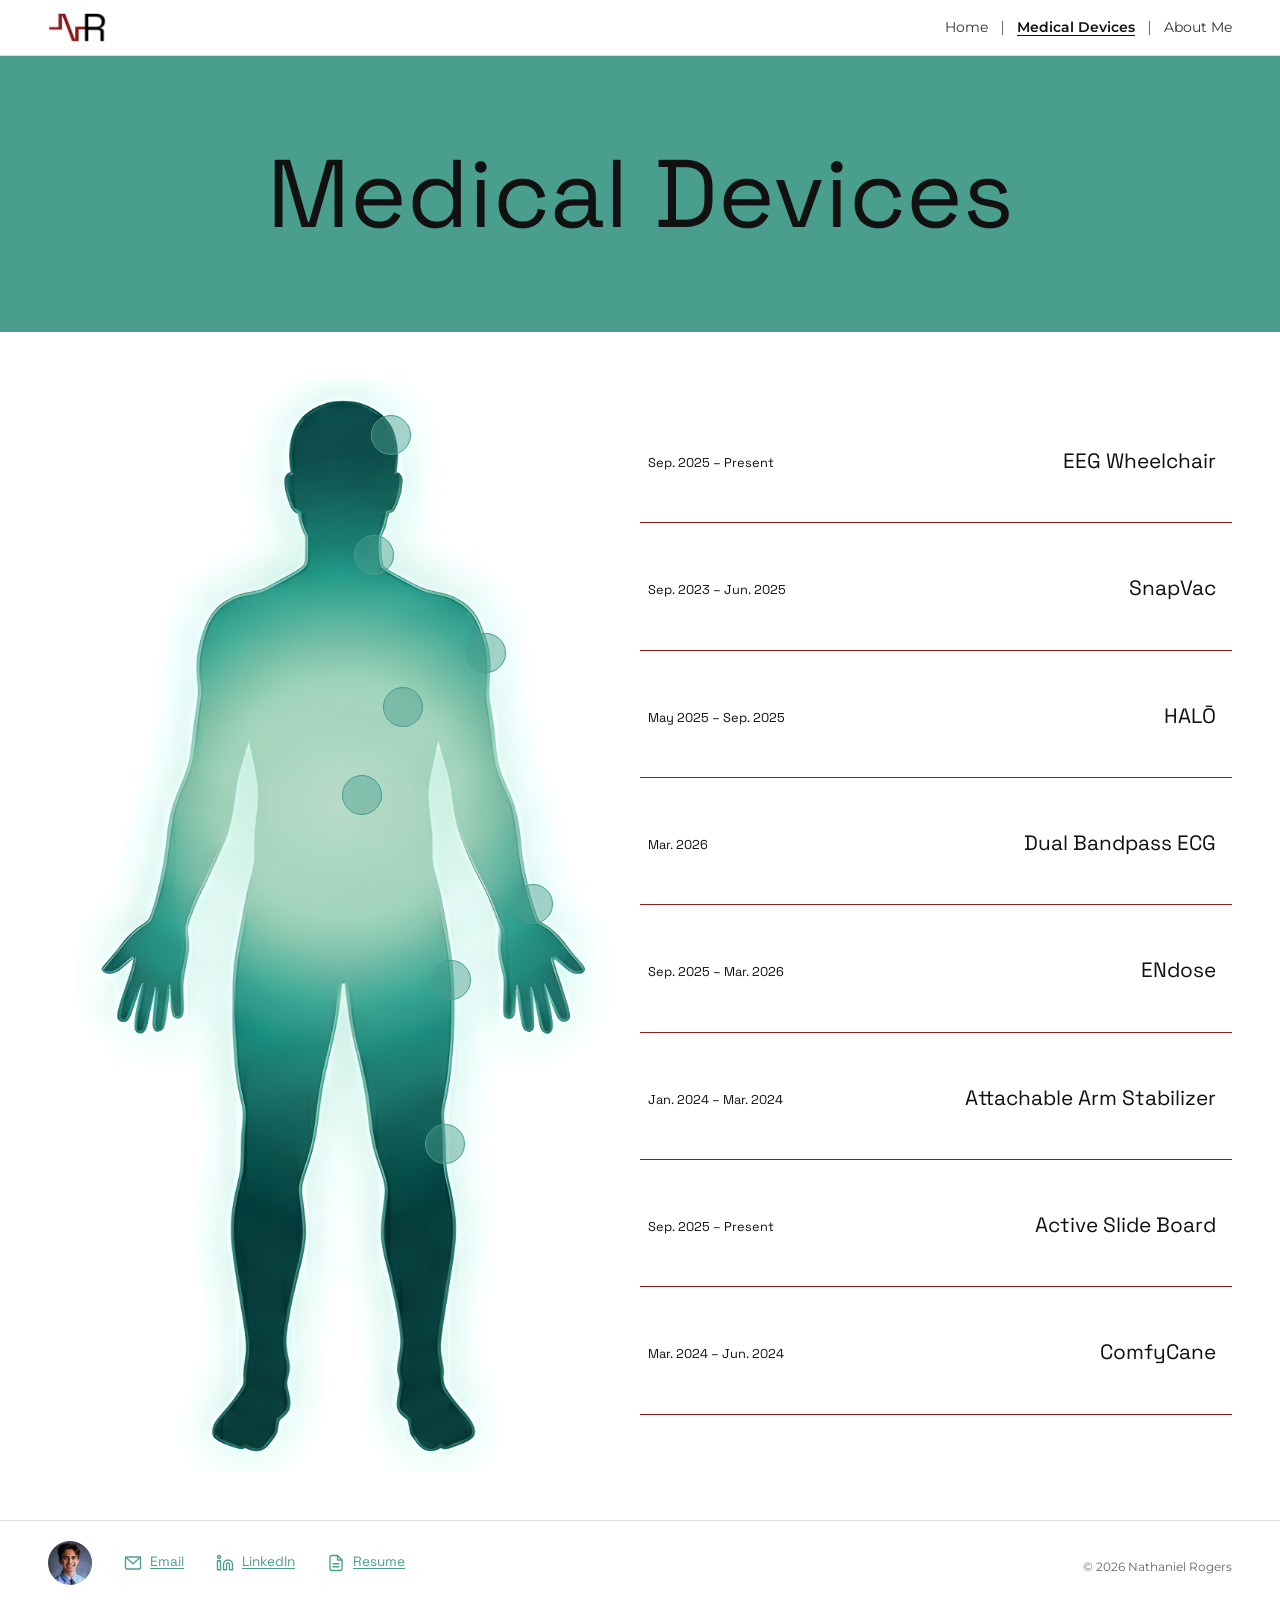
<file: medical-devices.html>
<!DOCTYPE html>
<html lang="en">
<head>
  <meta charset="UTF-8" />
  <meta name="viewport" content="width=device-width, initial-scale=1.0" />
  <title>Medical Devices — Nathaniel Rogers</title>
  <link rel="preconnect" href="https://fonts.googleapis.com">
  <link rel="preconnect" href="https://fonts.gstatic.com" crossorigin>
  <link href="https://fonts.googleapis.com/css2?family=Space+Grotesk:wght@300..700&family=Space+Mono:ital,wght@0,400;0,700;1,400;1,700&display=swap" rel="stylesheet">
  <link rel="stylesheet" href="css/style.css" />
  <link rel="preconnect" href="https://fonts.googleapis.com">
  <link rel="preconnect" href="https://fonts.gstatic.com" crossorigin>
  <link href="https://fonts.googleapis.com/css2?family=Montserrat:ital,wght@0,100..900;1,100..900&display=swap" rel="stylesheet">
  <link rel="stylesheet" href="css/style.css" />
  <link rel="icon" type="image/png" href="./images/icon.png">
</head>
<body>

  <!-- ── Navigation ─────────────────────────────────────────── -->
  <nav class="site-nav">
    <div class="nav-inner">
      <a href="index.html" class="nav-logo">
        <img src="./images/logo_small.png" 
          alt="Logo"
          class="square"
          height="60"
          width="60"
        />
      </a>
      <ul class="nav-links">
        <li><a href="index.html">Home</a></li>
        <li><a href="medical-devices.html" class="active">Medical Devices</a></li>
        <li><a href="about.html">About Me</a></li>
      </ul>
    </div>
  </nav>

  <!-- ── Teal Hero ───────────────────────────────────────────── -->
  <section class="devices-hero">
    <div class="devices-hero-inner">
      <h1 class="display-heading" style="text-align: center; font-size: clamp(3.5rem, 8vw, 6rem);">Medical Devices</h1>
    </div>
  </section>

  <!-- ── Figure + Project List ──────────────────────────────── -->
  <section class="devices-figure-section fade-in">
    <div class="devices-figure-inner">

      <!-- Left: anatomical figure (decorative) -->
      <div class="anatomical-figure">
        <img
          src="./images/devices/Silhouette.png" 
          alt="Photo"
        />

        <!--
          Project dots — one per project, absolutely positioned over the silhouette.
          Coordinates are set via .dot-N classes in style.css (top/left as % of image).
          data-project matches the href of the corresponding project-list-item,
          ready for hover/click wiring later.
        -->
        <span class="project-dot dot-1" data-project="eeg-wheelchair.html"    aria-hidden="true"></span>
        <span class="project-dot dot-2" data-project="snapvac.html"            aria-hidden="true"></span>
        <span class="project-dot dot-3" data-project="halo.html"               aria-hidden="true"></span>
        <span class="project-dot dot-4" data-project="ecg.html"                aria-hidden="true"></span>
        <span class="project-dot dot-5" data-project="endose.html"             aria-hidden="true"></span>
        <span class="project-dot dot-6" data-project="arm-stabilizer.html"     aria-hidden="true"></span>
        <span class="project-dot dot-7" data-project="active-slide-board.html" aria-hidden="true"></span>
        <span class="project-dot dot-8" data-project="comfycane.html"          aria-hidden="true"></span>
      </div>

      <!-- Right: clickable project list -->
      <div class="project-list">

        <a href="eeg-wheelchair.html" class="project-list-item">
          <span class="project-date">Sep. 2025 – Present</span>
          <span class="project-name">EEG Wheelchair</span>
          <div class="project-summary">Adaptable hardware to bring ML-powered brainwave 
          control to all power wheelchair users.</div>
        </a>

        <a href="snapvac.html" class="project-list-item">
          <span class="project-date">Sep. 2023 – Jun. 2025</span>
          <span class="project-name">SnapVac</span>
          <div class="project-summary">Improving endotracheal intubation
           success rates by reducing manpower 
           need in time-critical scenarios.</div>
        </a>

        <a href="halo.html" class="project-list-item">
          <span class="project-date">May 2025 – Sep. 2025</span>
          <span class="project-name">HALŌ</span>
          <div class="project-summary">Bringing subcutaneous large-volume drug delivery out of the clinic and into a wearable.</div>
        </a>

        <a href="ecg.html" class="project-list-item">
          <span class="project-date">Mar. 2026</span>
          <span class="project-name">Dual Bandpass ECG</span>
          <div class="project-summary">Collecting and processing electrophysiological signals from scratch.</div>
        </a>

        <a href="endose.html" class="project-list-item">
          <span class="project-date">Sep. 2025 – Mar. 2026</span>
          <span class="project-name">ENdose</span>
          <div class="project-summary">Improving accuracy and precision in at-home 
          liquid medicine administration.</div>
        </a>

        <a href="arm-stabilizer.html" class="project-list-item">
          <span class="project-date">Jan. 2024 – Mar. 2024</span>
          <span class="project-name">Attachable Arm Stabilizer</span>
          <div class="project-summary">Bringing independence to power wheelchair drivers with cerebral palsy.</div>
        </a>

        <a href="active-slide-board.html" class="project-list-item">
          <span class="project-date">Sep. 2025 – Present</span>
          <span class="project-name">Active Slide Board</span>
          <div class="project-summary">Reducing healthcare worker strain and risk while improving patient mobility.</div>
        </a>

        <a href="comfycane.html" class="project-list-item">
          <span class="project-date">Mar. 2024 – Jun. 2024</span>
          <span class="project-name">ComfyCane</span>
          <div class="project-summary">Optimizing a patient’s mobility aid for age-related changes.</div>
        </a>

      </div>
    </div>
  </section>

  <!-- ── Footer ─────────────────────────────────────────────── -->
  <footer class="site-footer">
    <div class="footer-inner">
      <div class="footer-photo">
        <!-- REPLACE: circular headshot photo -->
        <img
          src="./images/nathaniel_rogers_headshot_small.jpg" 
          alt="Photo"
          class="square"
          style="width:44px;height:44px;"
        />    
      </div>

      <a href="mailto:nrogers@u.northwestern.edu" class="footer-link">
        <!-- envelope icon -->
        <svg class="footer-icon" viewBox="0 0 24 24" fill="none" stroke="currentColor" stroke-width="1.8" stroke-linecap="round" stroke-linejoin="round">
          <rect x="2" y="4" width="20" height="16" rx="2"/>
          <polyline points="2,4 12,13 22,4"/>
        </svg>
        Email
      </a>

      <a href="https://www.linkedin.com/in/nathaniel-r0gers/" target="_blank" rel="noopener" class="footer-link">
        <!-- linkedin icon -->
        <svg class="footer-icon" viewBox="0 0 24 24" fill="none" stroke="currentColor" stroke-width="1.8" stroke-linecap="round" stroke-linejoin="round">
          <path d="M16 8a6 6 0 0 1 6 6v7h-4v-7a2 2 0 0 0-2-2 2 2 0 0 0-2 2v7h-4v-7a6 6 0 0 1 6-6z"/>
          <rect x="2" y="9" width="4" height="12"/>
          <circle cx="4" cy="4" r="2"/>
        </svg>
        LinkedIn
      </a>

      <a href="supporting_docs/Nathaniel_Rogers_Resume.pdf" target="_blank" rel="noopener" class="footer-link">
        <!-- document file icon -->
        <svg class="footer-icon" viewBox="0 0 24 24" fill="none" stroke="currentColor" stroke-width="1.8" stroke-linecap="round" stroke-linejoin="round">
          <path d="M14 2H6a2 2 0 0 0-2 2v16a2 2 0 0 0 2 2h12a2 2 0 0 0 2-2V8z"/>
          <polyline points="14 2 14 8 20 8"/>
          <line x1="16" y1="13" x2="8" y2="13"/>
          <line x1="16" y1="17" x2="8" y2="17"/>
        </svg>
        Resume
      </a>

      <!-- copyright notice on far right of footer -->
      <span class="footer-copyright">
        &copy; 2026 Nathaniel Rogers
      </span>

    </div>
  </footer>


  <script src="js/nav.js"></script>
  <script>
    (function(){
      function onReady(fn){
        if(document.readyState !== 'loading') fn();
        else document.addEventListener('DOMContentLoaded', fn);
      }

      onReady(function(){
        var fadeEls = document.querySelectorAll('.fade-in, .contribution');
        if(!fadeEls || fadeEls.length === 0) return;

        var io = new IntersectionObserver(function(entries){
          entries.forEach(function(entry){
            if(entry.isIntersecting){
              entry.target.classList.add('visible');
              io.unobserve(entry.target);
            }
          });
        }, { threshold: 0.12 });

        fadeEls.forEach(function(node){ io.observe(node); });
      });
    })();
  </script>
</body>
</html>
</file>
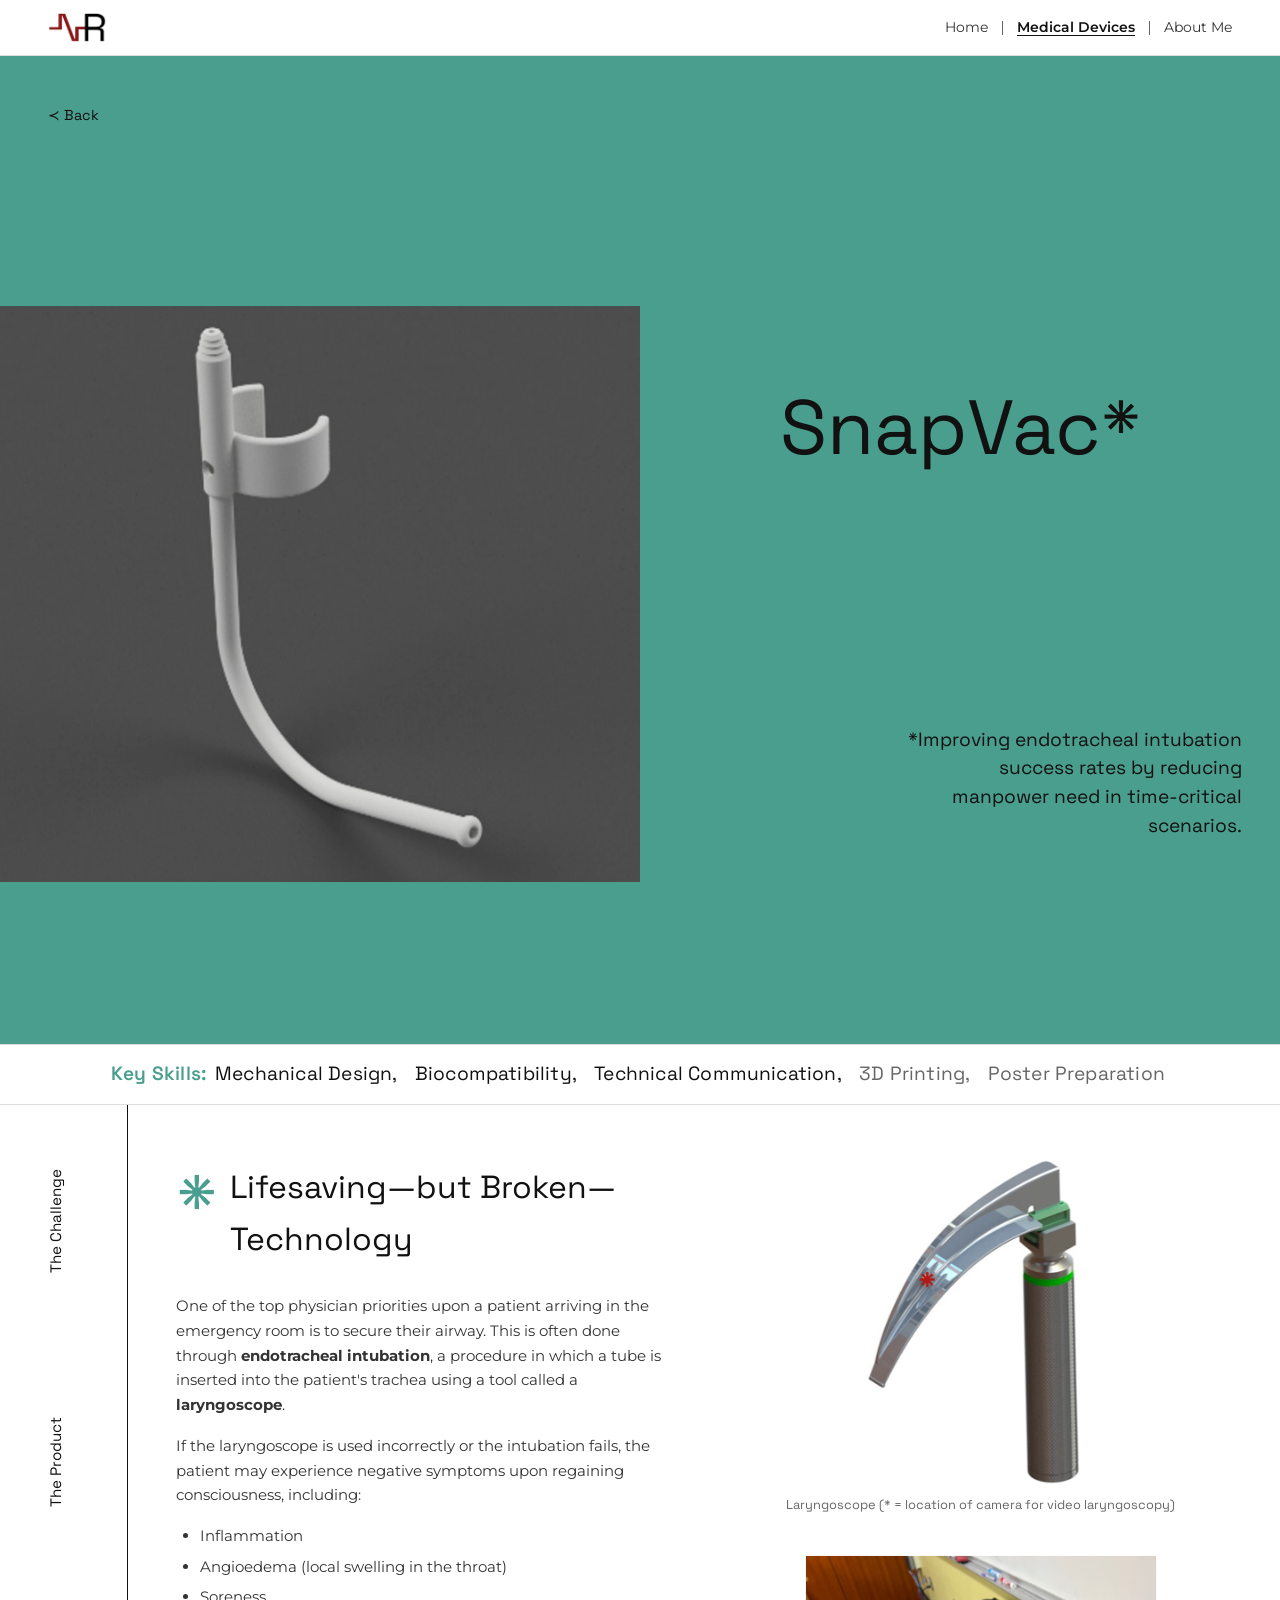
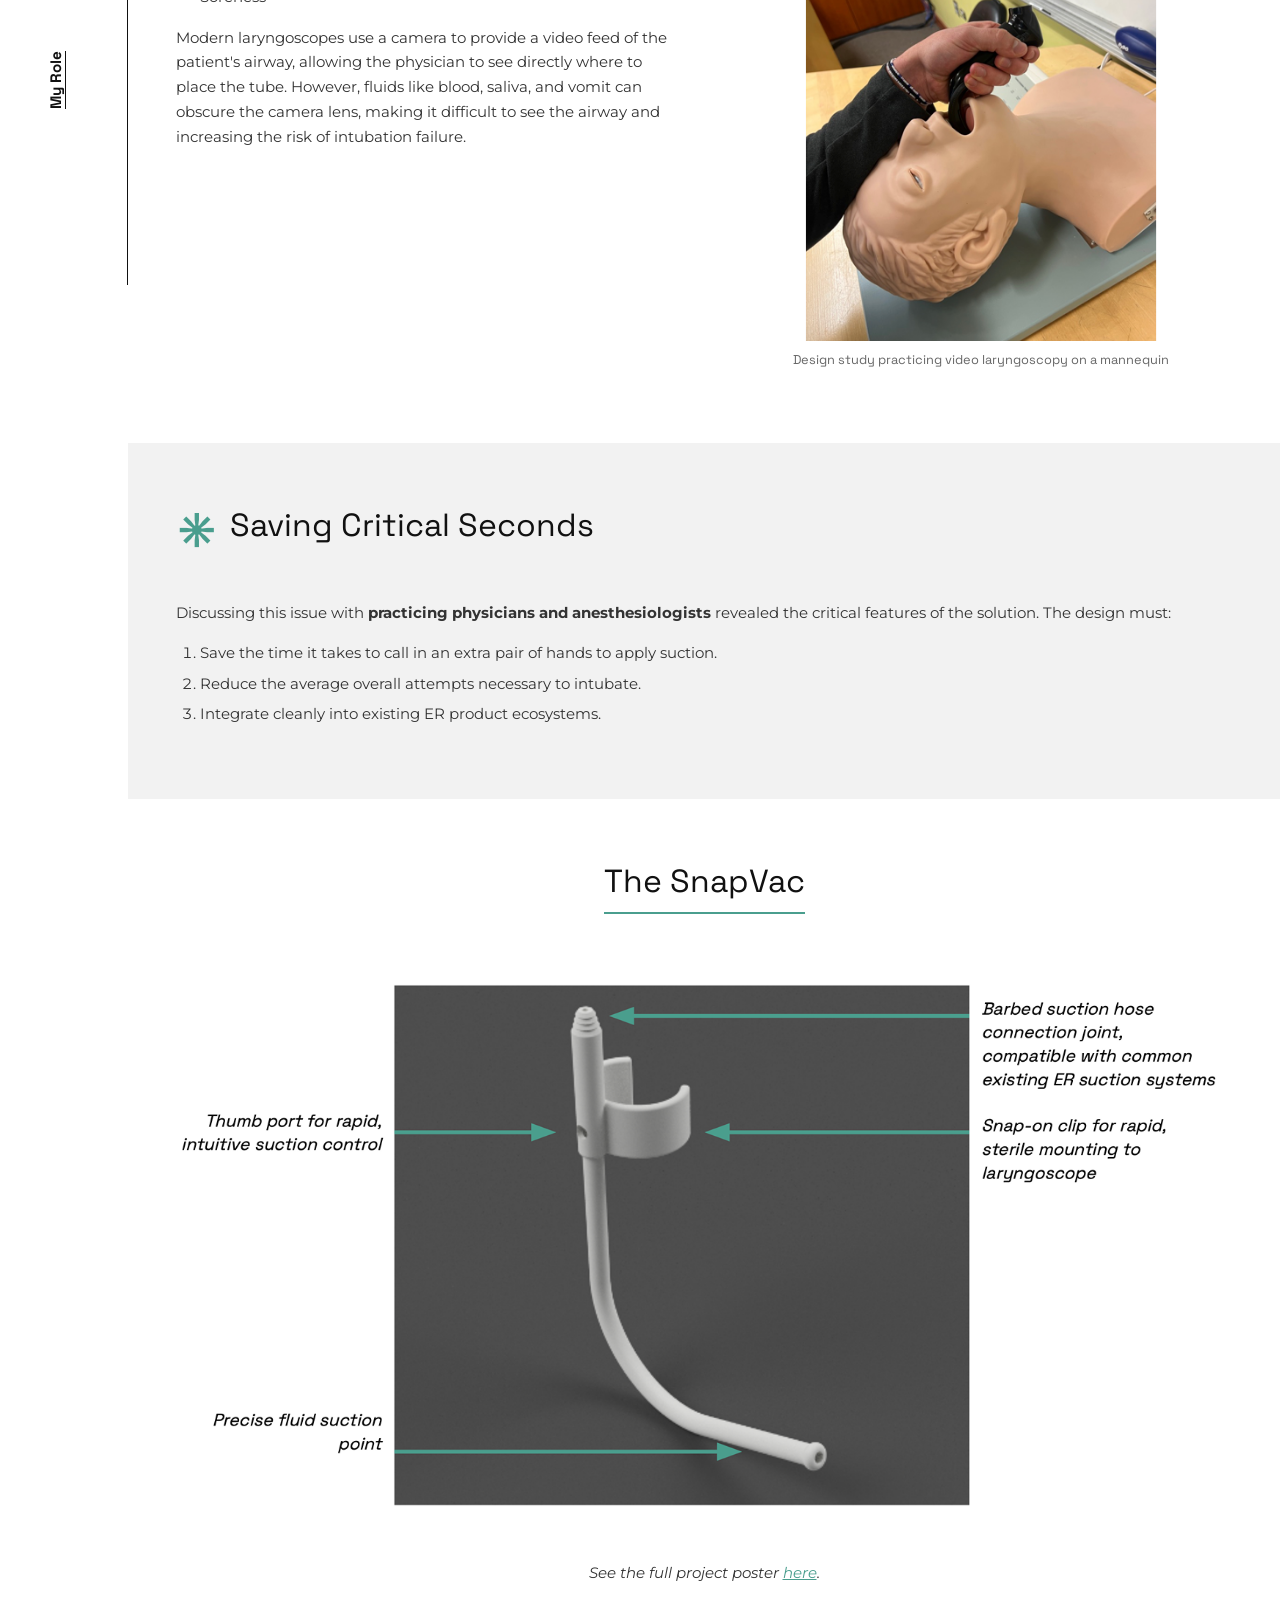
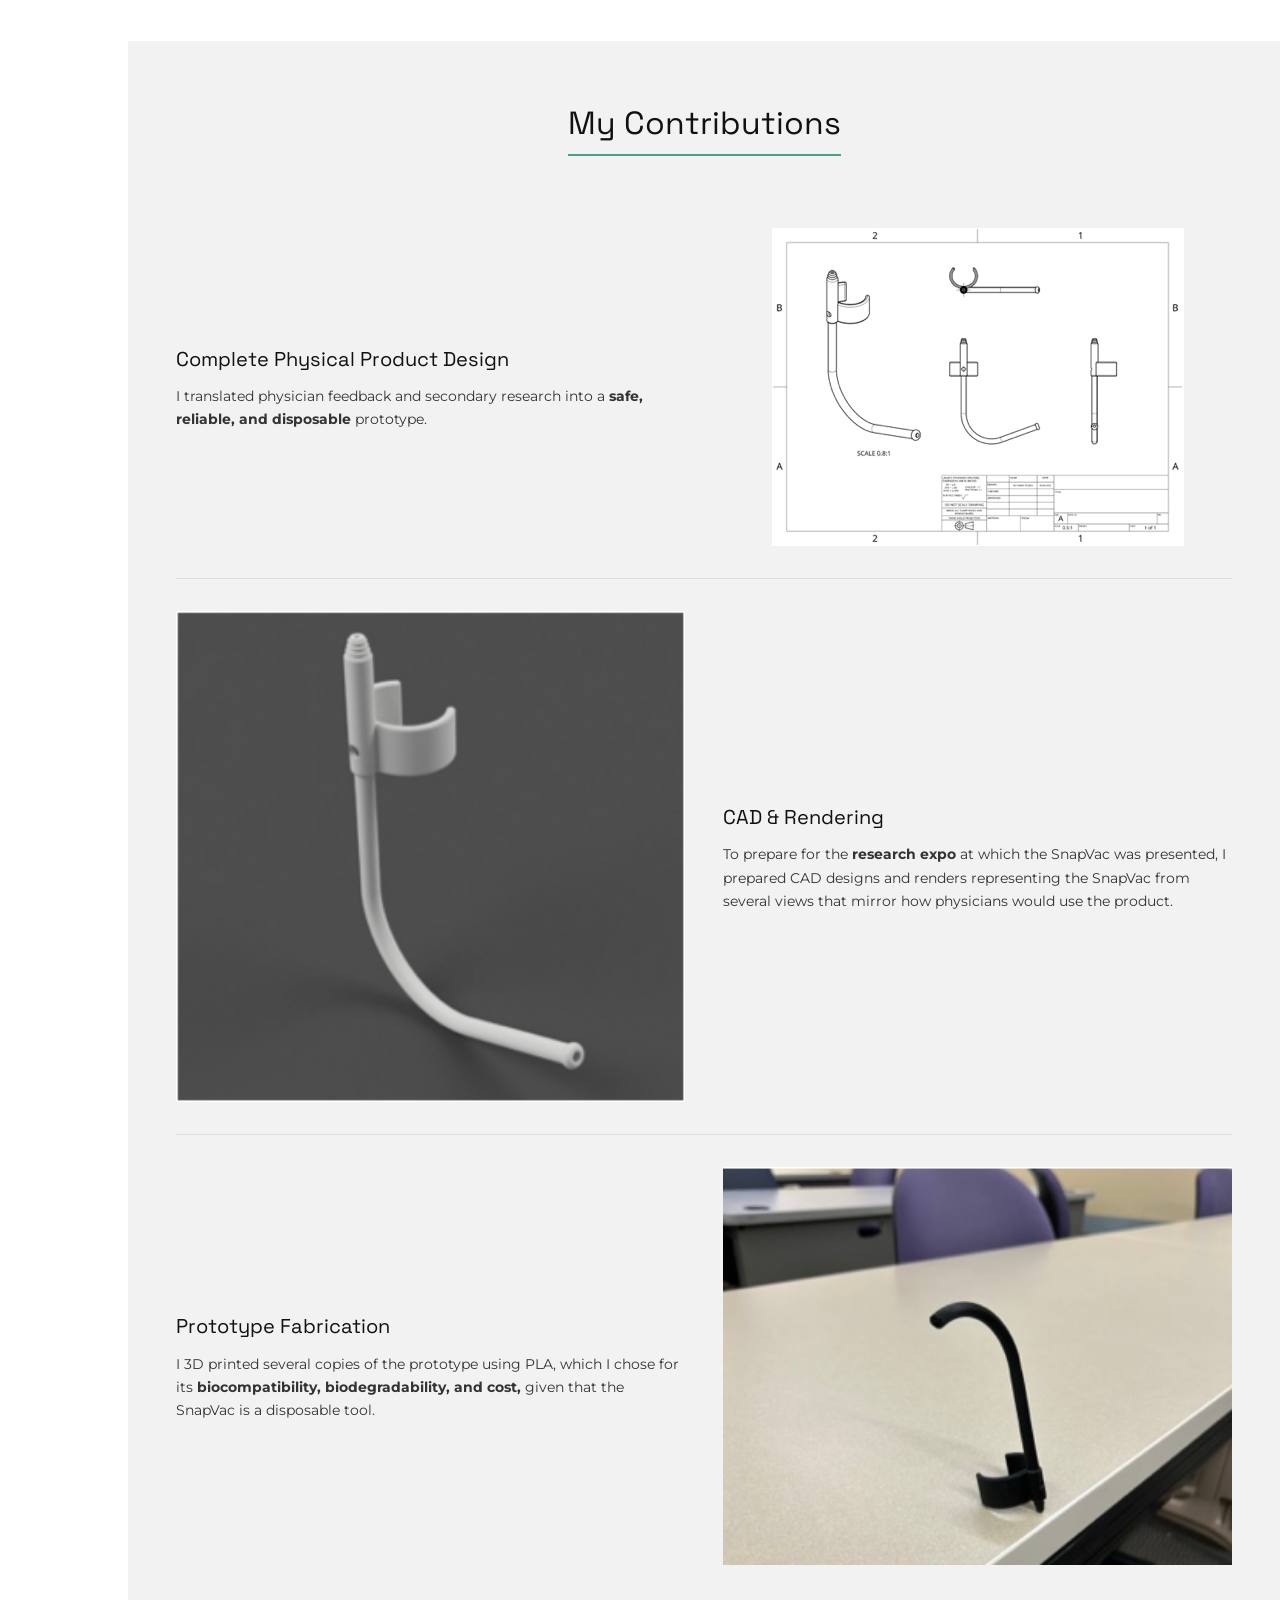
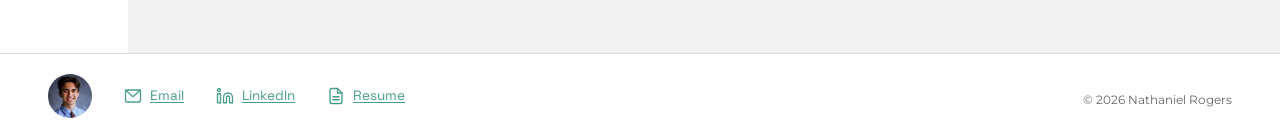
<file: snapvac.html>
<!DOCTYPE html>
<html lang="en">
<head>
  <meta charset="UTF-8" />
  <meta name="viewport" content="width=device-width, initial-scale=1.0" />
  <title>SnapVac — Nathaniel Rogers</title>
  <link rel="preconnect" href="https://fonts.googleapis.com">
  <link rel="preconnect" href="https://fonts.gstatic.com" crossorigin>
  <link href="https://fonts.googleapis.com/css2?family=Space+Grotesk:wght@300..700&family=Space+Mono:ital,wght@0,400;0,700;1,400;1,700&display=swap" rel="stylesheet">
  <link rel="preconnect" href="https://fonts.googleapis.com">
  <link rel="preconnect" href="https://fonts.gstatic.com" crossorigin>
  <link href="https://fonts.googleapis.com/css2?family=Montserrat:ital,wght@0,100..900;1,100..900&display=swap" rel="stylesheet">
  <link rel="stylesheet" href="css/style.css" />
  <link rel="icon" type="image/png" href="./images/icon.png">
</head>
<body>

  <!-- ── Navigation ─────────────────────────────────────────── -->
  <nav class="site-nav">
    <div class="nav-inner">
      <a href="index.html" class="nav-logo">
        <img src="./images/logo_small.png" 
          alt="Logo"
          height="60"
          width="60"
        />
      </a>
      <ul class="nav-links">
        <li><a href="index.html">Home</a></li>
        <li><a href="medical-devices.html" class="active">Medical Devices</a></li>
        <li><a href="about.html">About Me</a></li>
      </ul>
    </div>
  </nav>

  <!-- ── Back Arrow ─────────────────────────────────────────── -->
  <div style="background-color: var(--teal);">
    <a href="medical-devices.html" class="back-arrow" style="margin-bottom: 1rem;display:inline-flex;align-items:center;gap:6px;font-size:0.9rem;color:var(--black);">
      &#8826; Back
    </a>
  </div>

  <!-- ── Project Hero ───────────────────────────────────────── -->
  <section style="background: var(--teal);">
    <div class="project-hero-grid">

      <!-- Left: body region illustration -->
      <div class="project-hero-img">
        <!-- <img src="./images/snapvac/snapvac_silhouette.png" alt="SnapVac Silhouette"/>
        <span class="project-dot project-dot--large" style="top: 40%; left: 60%;"></span> -->
        <img src="./images/snapvac/snapvac_render_large.png" alt="Dark-background CAD render (e.g., green tinted OnShape view)">
      </div>

      <!-- Right: title block -->
      <div class="project-hero-text">
        <div>
          <h1 class="project-title">SnapVac*</h1>
        </div>
        <p class="project-subtitle">
          *Improving endotracheal intubation
           success rates by reducing manpower 
           need in time-critical scenarios.
        </p>
      </div>

    </div>
  </section>

  <!-- ── Skill Tags Bar ─────────────────────────────────────── -->
  <div class="skill-bar fade-in">
    <div class="skill-bar-inner">
      <span class="skill-bar-label">Key Skills:</span>
      <span class="skill-tag skill-tag--black">Mechanical Design</span>
      <span class="skill-tag skill-tag--black">Biocompatibility</span>
      <span class="skill-tag skill-tag--black">Technical Communication</span>
      <span class="skill-tag skill-tag--grey">3D Printing</span>
      <span class="skill-tag skill-tag--grey">Poster Preparation</span>
    </div>
  </div>

  <!-- ── Story Container: Left vertical rail + content wrapper ── -->
  <div class="story-container">
    <nav class="vertical-rail" aria-label="Section navigation">
      <a href="#" class="rail-link" data-target="challenge">The Challenge</a>
      <a href="#" class="rail-link" data-target="product">The Product</a>
      <a href="#" class="rail-link" data-target="role">My Role</a>
    </nav>

    <div class="story-content-wrapper">

  <!-- ════════════════════════════════════════════════════════
    SECTION 1: The Problem
    ════════════════════════════════════════════════════════ -->
  <section id="challenge" class="section story-section">
    <span>
      <!-- STICKY VERTICAL NAV BAR -->
    </span>
    <span><div class="section-inner">
      <div class="two-col">

        <!-- Left: text -->
        <div>
          <div class="section-marker">
            <span class="asterisk">*</span>
            <h2 class="section-heading">Lifesaving—but Broken—Technology</h2>
          </div>

          <div class="prose">
            <p>
              One of the top physician priorities upon a patient arriving in the emergency
              room is to secure their airway. This is often done through <strong>endotracheal 
              intubation</strong>, a procedure in which a tube is inserted into the patient's 
              trachea using a tool called a <strong>laryngoscope</strong>.
            </p>
            <p>
              If the laryngoscope is used incorrectly or the intubation fails, the patient
              may experience negative symptoms upon regaining consciousness, including:
            </p>
            <ul>
              <li>
                Inflammation
              </li>
              <li>
                Angioedema (local swelling in the throat)
              </li>
              <li>
                Soreness
              </li>
            </ul>
            <p>
              Modern laryngoscopes use a camera to provide a video feed
              of the patient's airway, allowing the physician to see directly where to
              place the tube. However, fluids like blood, saliva, and vomit can obscure the camera 
              lens, making it difficult to see the airway and increasing the risk of intubation failure.
            </p>
          </div>
        </div>

        <!-- Right: images -->
        <div style="display:flex; flex-direction:column; gap:1.5rem;">
          <div class="project-image">
            <img src="./images/snapvac/snapvac_annotated_laryngoscope.png" style ="width:clamp(200px, 70%, 400px);" alt="3 mL ENFit syringe with worn markings">
            <p class="caption">Laryngoscope (* = location of camera for video laryngoscopy)</p>
          </div>
          <div class="project-image">
            <img src="./images/snapvac/snapvac_video_laryngoscopy_mannequin.png" style ="width:clamp(200px, 70%, 400px);" alt="Parent-caregiver's disorganized kitchen 'pharmacy' drawer">
            <p class="caption">Design study practicing video laryngoscopy on a mannequin</p>
          </div>
        </div>

      </div>
    </div>
    </span>
  </section>
  <section class="section grey fade-in">
    <div class="section-inner">
      <div class="section-marker">
        <span class="asterisk">*</span>
        <h2 class="section-heading">Saving Critical Seconds</h2>
      </div>
        <div class="prose">
            <p>
              Discussing this issue with <strong>practicing physicians and anesthesiologists</strong> 
              revealed the critical features of the solution. The design must:
            </p>
            <ol>
                <li>
                  Save the time it takes to call in an extra pair of hands to apply suction.
                </li>
                <li>
                   Reduce the average overall attempts necessary to intubate.
                </li>
                <li>
                   Integrate cleanly into existing ER product ecosystems.
                </li>
            </ol>
  </section>

    <!-- ════════════════════════════════════════════════════════
      SECTION 2: The Solution
      ════════════════════════════════════════════════════════ -->
    <section id="product" class="section story-section fade-in">
    <div class="section-inner">

      <div class="heading-block">
        <h2 class="section-heading">The SnapVac</h2>
      </div>
      <div class="project-image">
        <img src="./images/snapvac/snapvac_main_diagram.png" style="width:100%; height:auto;" alt="SnapVac CAD render">
      </div>
      <div class="prose" style="font-style: italic; align-items: center; display: flex; justify-content: center; margin-top: 1rem;">
        <p>
            See the full project poster <a style="text-decoration: underline; color: var(--teal);" href="supporting_docs/BMES_Design_Team_SnapVac_Video_Laryngoscopy_Undergrad_Research_Expo.pdf" target="_blank" rel="noopener">here</a>.
        </p>
      </div>

    </section>

    <!-- ════════════════════════════════════════════════════════
      SECTION 3: My Contributions
      ════════════════════════════════════════════════════════ -->
    <section id="role" class="section grey story-section">
    <div class="section-inner">

      <div class="heading-block">
        <h2 class="section-heading">My Contributions</h2>
      </div>

      <!-- Contribution 1 -->
      <div class="contribution">
        <div class="contribution-text">
          <h3>Complete Physical Product Design</h3>
          <p>
            I translated physician feedback and secondary research into 
            a <strong>safe, reliable, and disposable</strong> prototype.
          </p>
        </div>
        <div>
          <!-- REPLACE: photo or render of ENdose final prototype -->
          <img src="./images/snapvac/snapvac_engineering_drawings.png" style="height:100%; width:auto;" alt="Final ENdose prototype (render)">
        </div>
      </div>

      <!-- Contribution 2 (flipped) -->
      <div class="contribution flip">
        <div class="contribution-text">
          <h3>CAD &amp; Rendering</h3>
          <p>
            To prepare for the <strong>research expo</strong> at which the SnapVac was presented, 
            I prepared CAD designs and renders representing the SnapVac from 
            several views that mirror how physicians would use the product.
          </p>
        </div>
        <div>
          <!-- REPLACE: dark-background CAD render (e.g., green tinted OnShape view) -->
          <img src="./images/snapvac/snapvac_render.png" style="width:100%; height:auto;" alt="Dark-background CAD render (e.g., green tinted OnShape view)">
        </div>
      </div>

      <!-- Contribution 3 -->
      <div class="contribution">
        <div class="contribution-text">
          <h3>Prototype Fabrication</h3>
          <p>
            I 3D printed several copies of the prototype using PLA, which I 
            chose for its <strong>biocompatibility, biodegradability, and cost,</strong> 
            given that the SnapVac is a disposable tool.
          </p>
        </div>
        <div>
          <!-- REPLACE: screenshot of tolerance analysis table (Excel/Word document) -->
          <img src="./images/snapvac/snapvac_printed_prototype.png" style="width:100%; height:auto;" alt="Screenshot of tolerance analysis table (Excel or Word document)">
        </div>
      </div>
    </div>
  </section>

    <!-- ── Footer ─────────────────────────────────────────────── -->
      </div><!-- /.story-content-wrapper -->
    </div><!-- /.story-container -->

    <!-- ── Footer ─────────────────────────────────────────────── -->
  <footer class="site-footer">
    <div class="footer-inner">
      <div class="footer-photo">
        <!-- REPLACE: circular headshot photo -->
        <img
          src="./images/nathaniel_rogers_headshot_small.jpg" 
          alt="Photo"
          class="square"
          style="width:44px;height:44px;"
        />    
      </div>

      <a href="mailto:nrogers@u.northwestern.edu" class="footer-link">
        <!-- envelope icon -->
        <svg class="footer-icon" viewBox="0 0 24 24" fill="none" stroke="currentColor" stroke-width="1.8" stroke-linecap="round" stroke-linejoin="round">
          <rect x="2" y="4" width="20" height="16" rx="2"/>
          <polyline points="2,4 12,13 22,4"/>
        </svg>
        Email
      </a>

      <a href="https://www.linkedin.com/in/nathaniel-r0gers/" target="_blank" rel="noopener" class="footer-link">
        <!-- linkedin icon -->
        <svg class="footer-icon" viewBox="0 0 24 24" fill="none" stroke="currentColor" stroke-width="1.8" stroke-linecap="round" stroke-linejoin="round">
          <path d="M16 8a6 6 0 0 1 6 6v7h-4v-7a2 2 0 0 0-2-2 2 2 0 0 0-2 2v7h-4v-7a6 6 0 0 1 6-6z"/>
          <rect x="2" y="9" width="4" height="12"/>
          <circle cx="4" cy="4" r="2"/>
        </svg>
        LinkedIn
      </a>

      <a href="supporting_docs/Nathaniel_Rogers_Resume.pdf" target="_blank" rel="noopener" class="footer-link">
        <!-- document file icon -->
        <svg class="footer-icon" viewBox="0 0 24 24" fill="none" stroke="currentColor" stroke-width="1.8" stroke-linecap="round" stroke-linejoin="round">
          <path d="M14 2H6a2 2 0 0 0-2 2v16a2 2 0 0 0 2 2h12a2 2 0 0 0 2-2V8z"/>
          <polyline points="14 2 14 8 20 8"/>
          <line x1="16" y1="13" x2="8" y2="13"/>
          <line x1="16" y1="17" x2="8" y2="17"/>
        </svg>
        Resume
      </a>

      <!-- copyright notice on far right of footer -->
      <span class="footer-copyright">
        &copy; 2026 Nathaniel Rogers
      </span>

    </div>
  </footer>


  <script src="js/nav.js"></script>
  <script>
    (function(){
      function onReady(fn){
        if(document.readyState !== 'loading') fn();
        else document.addEventListener('DOMContentLoaded', fn);
      }

      onReady(function(){
        var fadeEls = document.querySelectorAll('.fade-in, .contribution');
        if(!fadeEls || fadeEls.length === 0) return;

        var io = new IntersectionObserver(function(entries){
          entries.forEach(function(entry){
            if(entry.isIntersecting){
              entry.target.classList.add('visible');
              io.unobserve(entry.target);
            }
          });
        }, { threshold: 0.12 });

        fadeEls.forEach(function(node){ io.observe(node); });
      });
    })();
  </script>
</body>
</html>
</file>
<file: css/style.css>
/* ============================================================
   NATHANIEL ROGERS — PORTFOLIO STYLESHEET
   ============================================================ */

@import url('https://fonts.googleapis.com/css2?family=Source+Sans+3:ital,wght@0,300;0,400;0,600;0,700;1,400&display=swap');

/* ── CSS Variables ─────────────────────────────────────────── */
:root {
  --teal:        #4a9e8e;
  --teal-dark:   #3d8578;
  --crimson:     #8b1a1a;
  --crimson-mid: #a52020;
  --black:       #111111;
  --grey-dark:   #333333;
  --grey-mid:    #666666;
  --grey-light:  #f2f2f2;
  --white:       #ffffff;
  --border:      #dddddd;

  --font-title:  'Space Grotesk', Georgia, 'Times New Roman', serif;
  --font-sans:   Montserrat, 'Source Sans 3', sans-serif;

  --nav-height:  56px;
  --max-w:       1500px;
  --page-pad:    clamp(1rem, 4vw, 3rem);
}

/* ── Reset & Base ───────────────────────────────────────────── */
*, *::before, *::after { box-sizing: border-box; margin: 0; padding: 0; }

html { scroll-behavior: smooth; }

body {
  font-family: var(--font-sans);
  font-size: 15px;
  line-height: 1.65;
  color: var(--grey-dark);
  background: var(--white);
}

img { display: block; max-width: 100%; height: auto; }
a { color: inherit; text-decoration: none; }

/* ── Navigation ─────────────────────────────────────────────── */
.site-nav {
  position: sticky;
  top: 0;
  z-index: 100;
  background: var(--white);
  border-bottom: 1px solid var(--border);
  height: var(--nav-height);
  display: flex;
  align-items: center;
  padding: 0 var(--page-pad);
}

.nav-inner {
  width: 100%;
  max-width: var(--max-w);
  margin: 0 auto;
  display: flex;
  align-items: center;
  justify-content: space-between;
}
/* Nav links */
.nav-links {
  display: flex;
  align-items: center;
  gap: 0;
  list-style: none;
}

.nav-links li {
  display: flex;
  align-items: center;
}

.nav-links li + li::before {
  content: '';
  display: inline-block;
  width: 1px;
  height: 14px;
  background: var(--grey-mid);
  margin: 0 14px;
}

.nav-links a {
  font-family: var(--font-sans);
  font-size: 0.875rem;
  font-weight: 400;
  color: var(--grey-dark);
  text-decoration: none;
  
}

/* Hover: bold ONLY */
.nav-links a:hover {
  color: var(--black);
  font-weight: 600;
  transition: color 0.3s, font-weight 0.3s;
}

/* Active: bold + underline */
.nav-links a.active {
  color: var(--black);
  font-weight: 600;
  text-decoration: underline;
  text-underline-offset: 3px;
}

/* ── Back Arrow (project pages) ─────────────────────────────── */
.back-arrow {
  display: inline-flex;
  align-items: center;
  gap: 6px;
  font-family: var(--font-title);
  font-size: 0.875rem;
  color: var(--black);
  padding: var(--page-pad) var(--page-pad) 0;
  max-width: var(--max-w);
  margin: 0 auto;
  display: block;
}

a.back-arrow:hover { 
  color: var(--white) !important; 
  transition: color 0.3s;
}

/* ── Hero Banner (teal top section) ─────────────────────────── */
.hero {
  background: var(--teal);
  color: var(--white);
  padding: 0;
  overflow: hidden;
}

.hero-split {
  display: grid;
  grid-template-columns: 1fr 1fr;
  min-height: 420px;
}

.hero-image-col {
  background: #e8e8e8;
  overflow: hidden;
  position: relative;
}

.hero-image-col .img-placeholder {
  width: 100%;
  height: 100%;
  min-height: 360px;
  object-fit: cover;
}

.hero-image-col img {
  width: 100%;
  height: 100%;
  object-fit: cover;
  display: block;
}

.hero-text-col {
  background: var(--teal);
  padding: clamp(2rem, 5vw, 4rem) clamp(1.5rem, 4vw, 3rem);
  display: flex;
  flex-direction: column;
  justify-content: center;
}

/* Project hero (narrower, with image left) */
.project-hero .hero-image-col {
  max-width: 340px;
}

/* ── Typography ─────────────────────────────────────────────── */
.display-heading {
  font-family: var(--font-title);
  font-size: clamp(2.4rem, 5vw, 3.8rem);
  font-weight: normal;
  line-height: 1.05;
  color: var(--black);
  text-align: center;
}

.display-heading.light { 
  color: var(--black); 
  text-align: left
}

.display-heading.large { 
  color: var(--black); 
  text-align: left;
  font-size: clamp(3.5rem, 8vw, 6rem);
}

.section-heading {
  font-family: var(--font-title);
  font-size: clamp(1.4rem, 3vw, 2rem);
  font-weight: normal;
  color: var(--black);
  margin-bottom: 0.5rem;
}

.project-title {
  font-family: var(--font-title);
  font-size: clamp(2rem, 6vw, 5rem);
  font-weight: normal;
  color: var(--black);
  line-height: 1.1;
  text-align: center;
}

.project-subtitle {
  font-family: var(--font-title);
  font-size: clamp(.8rem, 1.5vw, 1.2rem);
  color: var(--black);
  margin-top: 15rem;
  line-height: 1.5;
  max-width: 340px;
  margin-left: auto;
  text-align: right;
}


h1.disclaimer-text {
  font-family: var(--font-title);
  color: var(--crimson);
  font-style: italic;
}

/* ── Skill Tags Bar ─────────────────────────────────────────── */
.skill-bar {
  border-top: 1px solid var(--border);
  border-bottom: 1px solid var(--border);
  background: var(--white);
  padding: 0.85rem var(--page-pad);
}

.skill-bar-inner {
  max-width: var(--max-w);
  margin: 0 auto;
  display: block;
  text-align: center;
}

.skill-bar-label,
.skill-tag {
  font-family: var(--font-title);
  font-size: 1.2rem;
  letter-spacing: 0.01em;
}

.skill-bar-label {
  color: var(--teal);
  font-weight: 600;
}

.skill-tag {
  color: var(--black);
  display: inline;
  padding: 0;
  margin: 0 0.25rem;
  position: relative;
}

.skill-tag--grey {
  color: var(--grey-mid);
}

.skill-tag::after {
  content: ',\00a0';
}

.skill-tag:last-child::after {
  content: '';
}

.fade-in {
  opacity: 0;
  transform: translateY(12px);
  transition: opacity 0.7s ease-out, transform 0.7s ease-out;
}

.fade-in.visible {
  opacity: 1;
  transform: none;
}

/* ── Asterisk Section Marker ────────────────────────────────── */
.section-marker {
  display: flex;
  align-items: flex-start;
  gap: 0.75rem;
  margin-bottom: 1.25rem;
}

.asterisk {
  font-size: 5rem;
  font-family: var(--font-title);
  color: var(--teal);
  line-height: 1;
  flex-shrink: 0;
  margin-top: 2px;
}

.section-about {
  padding: clamp(2rem, 5vw, 3.5rem) var(--page-pad);
  display: flex;
  flex-direction: column;
  gap: 0.5rem;
}
/* ── Content Sections ───────────────────────────────────────── */
.section {
  padding: clamp(2rem, 5vw, 3.5rem) var(--page-pad);
  /* two columns, one narrow for vertical story nav bar, one for content*/
  display: grid;
  grid-template-columns: 180px 1fr;
  gap: 0;
}

.section-inner {
  max-width: var(--max-w);
  margin: 0 auto;
}

.section.grey { 
  background: var(--grey-light);
}

.section-about.grey { background: var(--grey-light); }


/* ── Sticky Vertical Narrative Labels ─────────────────────── */


.story-block {
  display: grid;

  /* narrow sidebar column */
  grid-template-columns: 42px 1fr;

  gap: 0;

  align-items: start;

  max-width: var(--max-w);
  margin: 0;

  /* add this */
  padding-block: 2rem;

  /* full-height dark red tinted column */
  background:
    linear-gradient(
      to right,
      rgba(139, 26, 26, 0.05) 0,
      rgba(139, 26, 26, 0.05) 42px,
      transparent 42px
    );
}

.story-label {
  position: sticky;
  top: 50vh;
  transform: rotate(180deg);
  align-self: start;

  /* vertical sizing */
  height: fit-content;

  /* typography */
  font-family: 'Space Grotesk', Georgia, serif;
  font-size: 2rem;
  color: var(--teal);

  /* vertical text */
  writing-mode: vertical-rl;
  transform: rotate(180deg);

  line-height: 1;

  /* subtle appearance */
  opacity: 0.8;
}

/* Mobile */
@media (max-width: 768px) {
  .story-block {
    grid-template-columns: 1fr;
  }

  .story-label {
    display: none;
  }
}

/* Two-column content layout */
.two-col {
  display: grid;
  grid-template-columns: 1fr 1fr;
  gap: clamp(2rem, 4vw, 4rem);
  align-items: start;
}

/* Vertically center the right-hand image column in the ECG challenge section */
#challenge .two-col > div:last-child {
  align-self: center;
}

.two-col.reverse { direction: rtl; }
.two-col.reverse > * { direction: ltr; }

/* Three-column grid */
.three-col {
  display: grid;
  grid-template-columns: repeat(3, 1fr);
  gap: 1.5rem;
}

/* Center image + caption inside product three-column items */
#product .three-col > div {
  display: flex;
  flex-direction: column;
  align-items: center;
}

/* ── Image Placeholders ─────────────────────────────────────── */
.img-placeholder {
  background: #d8d8d8;
  border: 1px solid #c0c0c0;
  display: flex;
  flex-direction: column;
  align-items: center;
  justify-content: center;
  gap: 0.5rem;
  color: var(--grey-mid);
  font-size: 0.78rem;
  font-family: var(--font-sans);
  text-align: center;
  padding: 1rem;
  border-radius: 2px;
}

.img-placeholder .placeholder-icon {
  font-size: 1.4rem;
  opacity: 0.5;
}

.img-placeholder.tall { min-height: 260px; }
.img-placeholder.medium { min-height: 180px; }
.img-placeholder.short { min-height: 120px; }
.img-placeholder.square { aspect-ratio: 1; }
.img-placeholder.portrait { aspect-ratio: 3/4; }
.img-placeholder.wide { aspect-ratio: 16/9; min-height: 200px; }

/* Teal-bordered image box (used in project pages) */
.teal-framed {
  border: 2px solid var(--teal);
  border-radius: 2px;
  overflow: hidden;
  display: inline-block;
  line-height: 0;
  width: fit-content;
}

.teal-framed img {
  display: block;
  width: 100%;
  height: auto;
}

/* center project images */
.project-image {
  display:flex; 
  flex-direction:column; 
  align-items:center;
}

/* ── Caption ─────────────────────────────────────────────────── */
.caption {
  font-family: var(--font-title);
  font-size: 0.8rem;
  color: var(--grey-mid);
  text-align: center;
  margin-top: 0.5rem;
  padding-bottom: 1rem;
}

.document-link {
  color: var(--teal);
  text-decoration: underline;
  text-underline-offset: 2px;
}

/* ── Body Text Formatting ────────────────────────────────────── */
.prose p { margin-bottom: 1rem; }
.prose p:last-child { margin-bottom: 0; }
.prose strong { font-weight: 700; }
.prose em { font-style: italic; }

.prose ol, .prose ul {
  padding-left: 1.5rem;
  margin-bottom: 1rem;
}
.prose li { margin-bottom: 0.35rem; }

/* ── Contribution Item ───────────────────────────────────────── */
.contribution {
  display: grid;
  grid-template-columns: 1fr 1fr;
  gap: clamp(1.5rem, 3vw, 3rem);
  align-items: center;
  padding: 2rem 0;
  border-bottom: 1px solid var(--border);
}

.contribution:last-child { border-bottom: none; }

/* Individual contribution fade-in states (animate on scroll) */
.contribution {
  opacity: 0;
  transform: translateY(12px);
  transition: opacity 0.7s ease-out, transform 0.7s ease-out;
}

.contribution.visible {
  opacity: 1;
  transform: none;
}

/* Center the image or media inside the contribution's media column
   and stack captions beneath images */
.contribution > div:last-child {
  display: flex;
  flex-direction: column;
  align-items: center;
  justify-content: center;
  gap: 0.5rem;
}

.contribution > div:last-child img {
  display: block;
  max-width: 100%;
  height: auto;
}

/* Ensure captions inside the media column span the full width and sit below images */
.contribution > div:last-child .caption {
  width: 100%;
  text-align: center;
  margin-top: 0;
  padding-bottom: 0.5rem;
}

.contribution.flip { direction: rtl; }
.contribution.flip > * { direction: ltr; }

.contribution-text h3 {
  font-family: var(--font-title);
  font-size: 1.25rem;
  font-weight: normal;
  margin-bottom: 0.6rem;
  color: var(--black);
}

.contribution-text p {
  font-size: 0.9rem;
  line-height: 1.6;
}

/* ── Features Grid ───────────────────────────────────────────── */
.features-grid {
  display: grid;
  grid-template-columns: repeat(3, 1fr);
  gap: 1.5rem;
  margin-top: 1.5rem;
}

.feature-card {
  display: flex;
  flex-direction: column;
  gap: 0.6rem;
}

.feature-card h4 {
  font-family: var(--font-title);
  font-weight: normal;
  font-size: 1rem;
  color: var(--black);
}

/* ── Centered Heading Block ──────────────────────────────────── */
.heading-block {
  text-align: center;
  margin-bottom: 2rem;
}

.heading-block .section-heading {
  display: inline-block;
  border-bottom: 2px solid var(--teal);
  padding-bottom: 0.25rem;
}

/* ── Footer / Contact Bar ────────────────────────────────────── */
.site-footer {
  border-top: 1px solid var(--border);
  padding: 1.25rem var(--page-pad);
  background: var(--white);
}

.footer-inner {
  max-width: var(--max-w);
  margin: 0 auto;
  display: flex;
  align-items: center;
  gap: 2rem;
  flex-wrap: wrap;
}

.footer-photo {
  width: 44px;
  height: 44px;
  border-radius: 50%;
  overflow: hidden;
  flex-shrink: 0;
}

.footer-photo .img-placeholder {
  width: 44px;
  height: 44px;
  font-size: 0.6rem;
  min-height: unset;
}

.footer-link {
  display: flex;
  align-items: center;
  gap: 0.5rem;
  font-family: var(--font-title);
  font-size: 0.85rem;
  color: var(--teal);
  text-decoration: underline;
  text-underline-offset: 2px;
  transition: color 0.3s;
}

.footer-link:hover { 
  color: var(--crimson); 
}

.footer-icon {
  width: 18px;
  height: 18px;
  color: var(--teal);
  flex-shrink: 0;
}

.footer-link:hover .footer-icon {
  color: var(--crimson);
  transition: color 0.3s;
}

.footer-copyright {
  font-size: 0.75rem;
  color: var(--grey-mid);
  margin-top: 0.5rem;
  /* align to right*/
  margin-left: auto;

}

/* ── In-Progress Notice ──────────────────────────────────────── */
.in-progress {
  display: flex;
  align-items: flex-start;
  gap: 0.75rem;
  padding: 2rem 0 1rem;
}

.in-progress .asterisk {
  font-size: 2rem;
}

.in-progress p {
  font-family: var(--font-title);
  font-size: clamp(1.2rem, 3vw, 1.7rem);
  color: var(--teal);
  line-height: 1.4;
}

/* ── Home Page Specifics ─────────────────────────────────────── */
.home-hero .hero-text-col {
  padding: clamp(2.5rem, 5vw, 4rem) clamp(1.5rem, 4vw, 3rem);
}

.home-hero .display-heading {
  color: var(--black);
  margin-bottom: 1.25rem;
  text-align: left;
}

.home-intro-body {
  font-size: 1rem;
  color: var(--black);
  line-height: 1.7;
  margin-bottom: 0.75rem;
}

.home-intro-body strong { font-weight: 700; }

.home-cta-links {
  margin-top: 1.2rem;
  font-size: 1rem;
  color: var(--black);
}

.home-cta-links a {
  color: var(--black);
  text-decoration: underline;
  text-underline-offset: 2px;
  transition: color 0.3s;
}

.home-cta-links a:hover { 
  color: var(--white); }

/* ── Medical Devices Hub ─────────────────────────────────────── */
.devices-hero {
  background: var(--teal);
  /* large padding like about me page */
  padding: var(--page-pad);
  text-align: left;
}

.devices-hero-inner {
  margin: 0 ;
  min-height: 20vh;
  align-items: center;
  display: flex;
  justify-content: center;
}

.devices-hero .display-heading {
  color: var(--black);
  font-size: clamp(2.8rem, 6vw, 4.5rem);

}

.chevron-down {
  text-align: center;
  padding: 1rem 0 0;
  font-size: 2rem;
  color: var(--black);
  cursor: default;
}

/* Figure + project list layout */
.devices-figure-section {
  padding: clamp(2rem, 4vw, 3rem) var(--page-pad);
  background: var(--white);
}

.devices-figure-inner {
  max-width: var(--max-w);
  margin: 0 auto;
  display: grid;
  grid-template-columns: 1fr 1fr;
  gap: 0rem;
  align-items: start;
}

.anatomical-figure {
  position: relative;
}

.anatomical-figure img {
  width: 50vw;
}

.anatomical-figure .img-placeholder {
  min-height: 600px;
  background: #e8e8e8;
}

/* ── Project dots ────────────────────────────────────────────
   Translucent red circles overlaid on the silhouette.
   Each .dot-N sets top/left as % of the image container.
   Tweak coordinates here; data-project attr is ready for
   JS hover/line/link wiring later.
   ─────────────────────────────────────────────────────────── */
.project-dot {
  position: absolute;
  width: 40px;
  height: 40px;
  border-radius: 50%;
  background: rgba(74, 158, 142, 0.45);  /* teal, translucent */
  border: 1.5px solid var(--teal);
  transform: translate(-50%, -50%);       /* center on coordinate */
  pointer-events: none;                   /* inert for now */
  transition: background 0.2s, transform 0.2s;
}

/* Anatomical dot positions — (top, left) as % of .anatomical-figure */
/* 1. EEG Wheelchair  — head / brain */
.dot-1 { top: 5%;  left: 58%; }
/* 2. SnapVac         — throat / larynx */
.dot-2 { top: 16%; left: 55%; }
/* 3. HALO            — upper arm */
.dot-3 { top: 25%; left: 74%; }
/* 4. Dual Bandpass ECG — chest / heart */
.dot-4 { top: 30%; left: 60%; }
/* 5. ENdose          — abdomen / stomach */
.dot-5 { top: 38%; left: 53%; }
/* 6. Attachable Arm Stabilizer — elbow */
.dot-6 { top: 48%; left: 82%; }
/* 7. Active Slide Board — hips */
.dot-7 { top: 55%; left: 68%; }
/* 8. ComfyCane       — lower leg */
.dot-8 { top: 70%; left: 67%; }

.project-dot {
  cursor: pointer;
  pointer-events: auto; /* was: none */
}

.project-dot:hover,
.project-dot.dot-active {
  background: rgba(139, 26, 26, 0.35);   /* translucent crimson */
  border-color: var(--crimson);
  transform: translate(-50%, -50%) scale(1.7);
}

.project-hero-img {
  position: relative;
  overflow: hidden;
}

.project-hero-img img {
  width: 100%;
  height: 100%;
  object-fit: contain;
  display: block;
}

.project-dot--large {
  width: 80px;
  height: 80px;
  border-width: 2px;
  transform: translate(-50%, -50%);
}

.project-dot--large:hover,
.project-dot--large.dot-active {
  background: rgba(139, 26, 26, 0.35);   /* translucent crimson */
  border-color: var(--crimson);
  transform: translate(-50%, -50%);
}

/* Project list on right side */
.project-list {
  padding-top: 1rem;
}

.project-list-item {
  /* two columns, one for date and one for name */
  display: grid;
  grid-template-columns: 1fr 1fr;
  gap: 1rem;
  align-items: start;
  padding: 3rem 1rem 0 0;
  border-bottom: 1.5px solid var(--crimson);
  cursor: pointer;
  transition: background 0.3s;
  overflow: hidden;
}

.project-date {
  font-family: var(--font-title);
  font-size: 0.8rem;
  color: var(--black);
  text-align: left;
  padding-left: 0.5rem;
  padding-top: 0.5rem;
  transition: color 0.3s;
}

.project-name {
  font-family: var(--font-title);
  font-size: 1.3rem;
  color: var(--black);
  text-align: right;
  transition: color 0.3s;
}

.project-summary {
  grid-column: 1 / -1;
  padding: 0.75rem 0 1rem 0.5rem;
  font-family: var(--font-sans);
  font-size: 0.95rem;
  color: var(--grey-dark);
  line-height: 1.65;
  max-height: 0;
  opacity: 0;
  overflow: hidden;
  transition: max-height 0.35s ease, opacity 0.35s ease, padding 0.35s ease;
  justify-content: right;
}

.project-list-item:hover .project-summary {
  max-height: 1000px;
  opacity: 1;
  padding-top: 0.75rem;
}

.project-date {
  font-family: var(--font-title);
  font-size: 0.8rem;
  color: var(--black);
  text-align: left;
  padding-left: 0.5rem;
  padding-top: 0.5rem;
  transition: color 0.3s;
}

.project-list-item:hover .project-name,
.project-list-item:hover .project-date {
  color: var(--teal);
  text-decoration: underline;
  text-decoration-thickness: 2px;
  text-underline-offset: 3px;
}

.project-list-item.dot-hovered .project-name,
.project-list-item.dot-hovered .project-date {
  color: var(--teal);
  text-decoration: underline;
  text-decoration-thickness: 2px;
  text-underline-offset: 3px;
}

.project-list-item.dot-hovered .project-summary {
  max-height: 1000px;
  opacity: 1;
  padding-top: 0.75rem;
}

/* ── About Page ──────────────────────────────────────────────── */
.about-hero .hero-image-col {
  min-height: 420px;
}

.about-body-grid {
  display: grid;
  grid-template-columns: 1fr 1fr;
  gap: 3rem;
  align-items: start;
}

.personal-projects-grid {
  display: grid;
  grid-template-columns: repeat(3, 1fr);
  gap: 1.5rem;
  margin-top: 1.5rem;
}

.personal-project-card {
  display: flex;
  flex-direction: column;
  gap: 0.5rem;
}

.personal-project-card .project-card-title {
  font-family: var(--font-title);
  font-size: 0.9rem;
  text-align: center;
  color: var(--black);
}

.project-image-container {
  position: relative;
  overflow: hidden;
}

.project-overlay {
  position: absolute;
  top: 0;
  left: 0;
  width: 100%;
  height: 100%;
  background: rgba(255, 255, 255, 0.95);
  display: flex;
  align-items: center;
  justify-content: center;
  opacity: 0;
  transition: opacity 0.3s ease-in-out;
  padding: 1rem;
}

.project-image-container:hover .project-overlay {
  opacity: .85;
}

.project-overlay p {
  text-align: center;
  font-size: 0.95rem;
  line-height: 1.5;
  color: var(--black);
  font-weight: 500;
}

.about-link:hover {
  color: var(--teal);
  text-decoration: underline;
  text-underline-offset: 2px;
  transition: color 0.3s;
}

.about-column-title {
  font-family: var(--font-title);
  font-size: 1.4rem;
  font-weight: normal;
  color: var(--black);
  margin-bottom: 0.75rem;
  padding-bottom: 0.1rem;
  border-bottom: 2px solid var(--teal);
  display: inline-block;
}

.about-body-grid > div {
  text-align: center;
}

.about-body-grid .prose {
  text-align: left;
}

/* ── Project Page Hero ───────────────────────────────────────── */
.project-hero-grid {
  display: grid;
  grid-template-columns: 50vw 1fr;
  background: var(--teal);
  min-height: 100vh;
  align-items: center;
}

.project-hero-img {
  aspect-ratio: 1 / 1;
}

.project-hero-img .img-placeholder {
  width: 100%;
  height: 100%;
  /* remove min-height and aspect-ratio */
}

.project-hero-text {
  padding:
    clamp(2rem, 4vw, 3.5rem)   /* top */
    clamp(1.5rem, 3vw, 2.5rem) /* right */
    clamp(.5rem, 1vw, 2rem)     /* bottom (smaller) */
    clamp(1.5rem, 3vw, 2.5rem) /* left */;
  display: flex;
  flex-direction: column;
  justify-content: flex-end;
  gap: 1rem;
}

.project-hero-text .project-title {
  color: var(--black);
}

/* Red underline accent on project title */
.title-underline {
  display: block;
  width: 70%;
  height: 2px;
  background: var(--crimson);
  margin-top: 0.4rem;
}

/* ── Stub Page Notice ────────────────────────────────────────── */
.stub-notice {
  background: var(--grey-light);
  border-left: 4px solid var(--teal);
  padding: 1.5rem 2rem;
  margin: 2rem 0;
  font-size: 0.9rem;
  color: var(--grey-mid);
}

.stub-notice h3 {
  font-family: var(--font-title);
  font-weight: normal;
  font-size: 1.1rem;
  color: var(--grey-dark);
  margin-bottom: 0.4rem;
}

/* ── Responsive ──────────────────────────────────────────────── */
@media (max-width: 768px) {
  .hero-split,
  .project-hero-grid,
  .two-col,
  .about-body-grid,
  .contribution,
  .contribution.flip {
    grid-template-columns: 1fr;
    direction: ltr;
  }

  .hero-image-col { min-height: 260px; }

  .devices-figure-inner {
    grid-template-columns: 1fr;
  }

  .three-col,
  .features-grid,
  .personal-projects-grid {
    grid-template-columns: 1fr 1fr;
  }

  .project-list-item {
    grid-template-columns: 1fr;
    gap: 0.2rem;
  }

  .project-name { text-align: left; }

  .project-hero-grid {
    grid-template-columns: 1fr;
  }
}

@media (max-width: 480px) {
  .three-col,
  .features-grid,
  .personal-projects-grid {
    grid-template-columns: 1fr;
  }
}

/* ── Research Flowchart ──────────────────────────────────────── */
.research-flowchart {
  width: 100%;
  overflow-x: auto;
  margin-top: 1.5rem;
}

.flowchart-grid {
  display: grid;
  grid-template-columns: 1fr 28px 1fr 28px 1fr 28px 1fr;
  grid-auto-rows: minmax(80px, auto);
  gap: 1rem;
  align-items: center;
  min-width: 640px;
}

.flowchart-spacer {
  min-height: 0;
}

.flowchart-header {
  font-family: var(--font-title);
  font-size: 0.78rem;
  font-weight: 700;
  letter-spacing: 0.08em;
  text-transform: uppercase;
  color: var(--white);
  background: var(--teal);
  padding: 0.6rem 0.9rem;
  text-align: center;
  border-radius: 2px 2px 0 0;
}

.flowchart-cells {
  display: flex;
  flex-direction: column;
  gap: 8px;
  padding-top: 8px;
}

.flowchart-cell {
  background: var(--white);
  border: 1px solid var(--border);
  border-left: 3px solid var(--teal);
  border-radius: 2px;
  padding: 0.7rem 0.85rem;
  font-family: var(--font-sans);
  font-size: 0.8rem;
  line-height: 1.5;
  color: var(--grey-dark);
  min-height: 80px;
  display: flex;
  align-items: center;
}

.flowchart-arrow-col {
  display: flex;
  flex-direction: column;
  align-items: center;
  padding-top: calc(8px + 2.2rem); /* offset past header */
  gap: 8px;
}

.flowchart-arrow {
  display: flex;
  align-items: center;
  justify-content: center;
  min-height: 80px;
  flex-shrink: 0;
}

.flowchart-arrow svg {
  width: 22px;
  height: 22px;
  color: var(--teal);
}

@media (max-width: 768px) {
  .research-flowchart {
    overflow-x: scroll;
    -webkit-overflow-scrolling: touch;
  }
}

/* -- New Grok Content -- */
/* ============================================================
   NEW VERTICAL STORY RAIL
   ============================================================ */

.story-container {
  display: grid;
  grid-template-columns: 80px 1fr;
  gap: rem;
  max-width: var(--max-w);
  margin: 0 auto;
  padding-left: var(--page-pad);
  position: relative;
}

.vertical-rail {
  position: sticky;
  top: 80px;
  /* make height fill vertical viewport*/
  height: calc(100vh - 120px);
  display: flex;
  flex-direction: column;
  gap: 1rem;
  align-self: start;
  border-right: 1px solid var(--black);
}

a.rail-link {
  font-family: var(--font-title);
  font-size: 0.95rem;
  line-height: 1.05;
  color: var(--black);
  text-decoration: none;
  writing-mode: vertical-rl;
  transform: rotate(180deg);
  transition: background 0.2s ease;
  padding: 4rem 0;
  position: relative;
  border-radius: 2px;
  display: inline-block;
}

.rail-link:hover {
  font-weight: 700;
  transition: font-weight 0.2s ease;
}

.rail-link.active {
  color: var(--black);
  font-weight: 700;
  text-decoration: underline;
  text-underline-offset: 1px;
}

.project-bullets {
  display: flex;
  flex-direction: column;
  gap: 0.5rem;
  margin-top: 1rem;
  font-family: var(--font-title);
  margin-bottom: 2rem;
  font-size: 1.2rem;
  padding-left: 2rem;
}

/* Content wrapper */
.story-content-wrapper {
  min-width: 0;
}

/* Individual sections */
.story-section {
  padding-bottom: 6rem;
  scroll-margin-top: 100px;
  opacity: 0;
  transform: translateY(24px);
  transition: opacity 0.7s ease, transform 0.7s ease;
}

.story-section.visible {
  opacity: 1;
  transform: translateY(0);
}

.story-section:last-child {
  padding-bottom: 4rem;
}

/* Make existing .section layout behave as single-column inside the story wrapper */
.story-content-wrapper .section {
  display: block;
  grid-template-columns: unset;
  padding: clamp(2rem, 5vw, 3.5rem) var(--page-pad);
}

/* Let the section-inner fill the content column (avoid additional centering) */
.story-content-wrapper .section-inner {
  max-width: none;
  margin: 0;
}

/* Rail link tweaks */
.rail-link {
  display: inline-block;
  text-decoration: none;
  padding: 2.25rem 0;
  cursor: pointer;
  color: var(--teal);
}

.rail-link:focus { outline: none; }

/* Mobile */
@media (max-width: 768px) {
  .story-container {
    grid-template-columns: 1fr;
    gap: 0;
  }

  .vertical-rail {
    display: none;
  }

  .story-section {
    padding-bottom: 4rem;
  }
}
</file>
